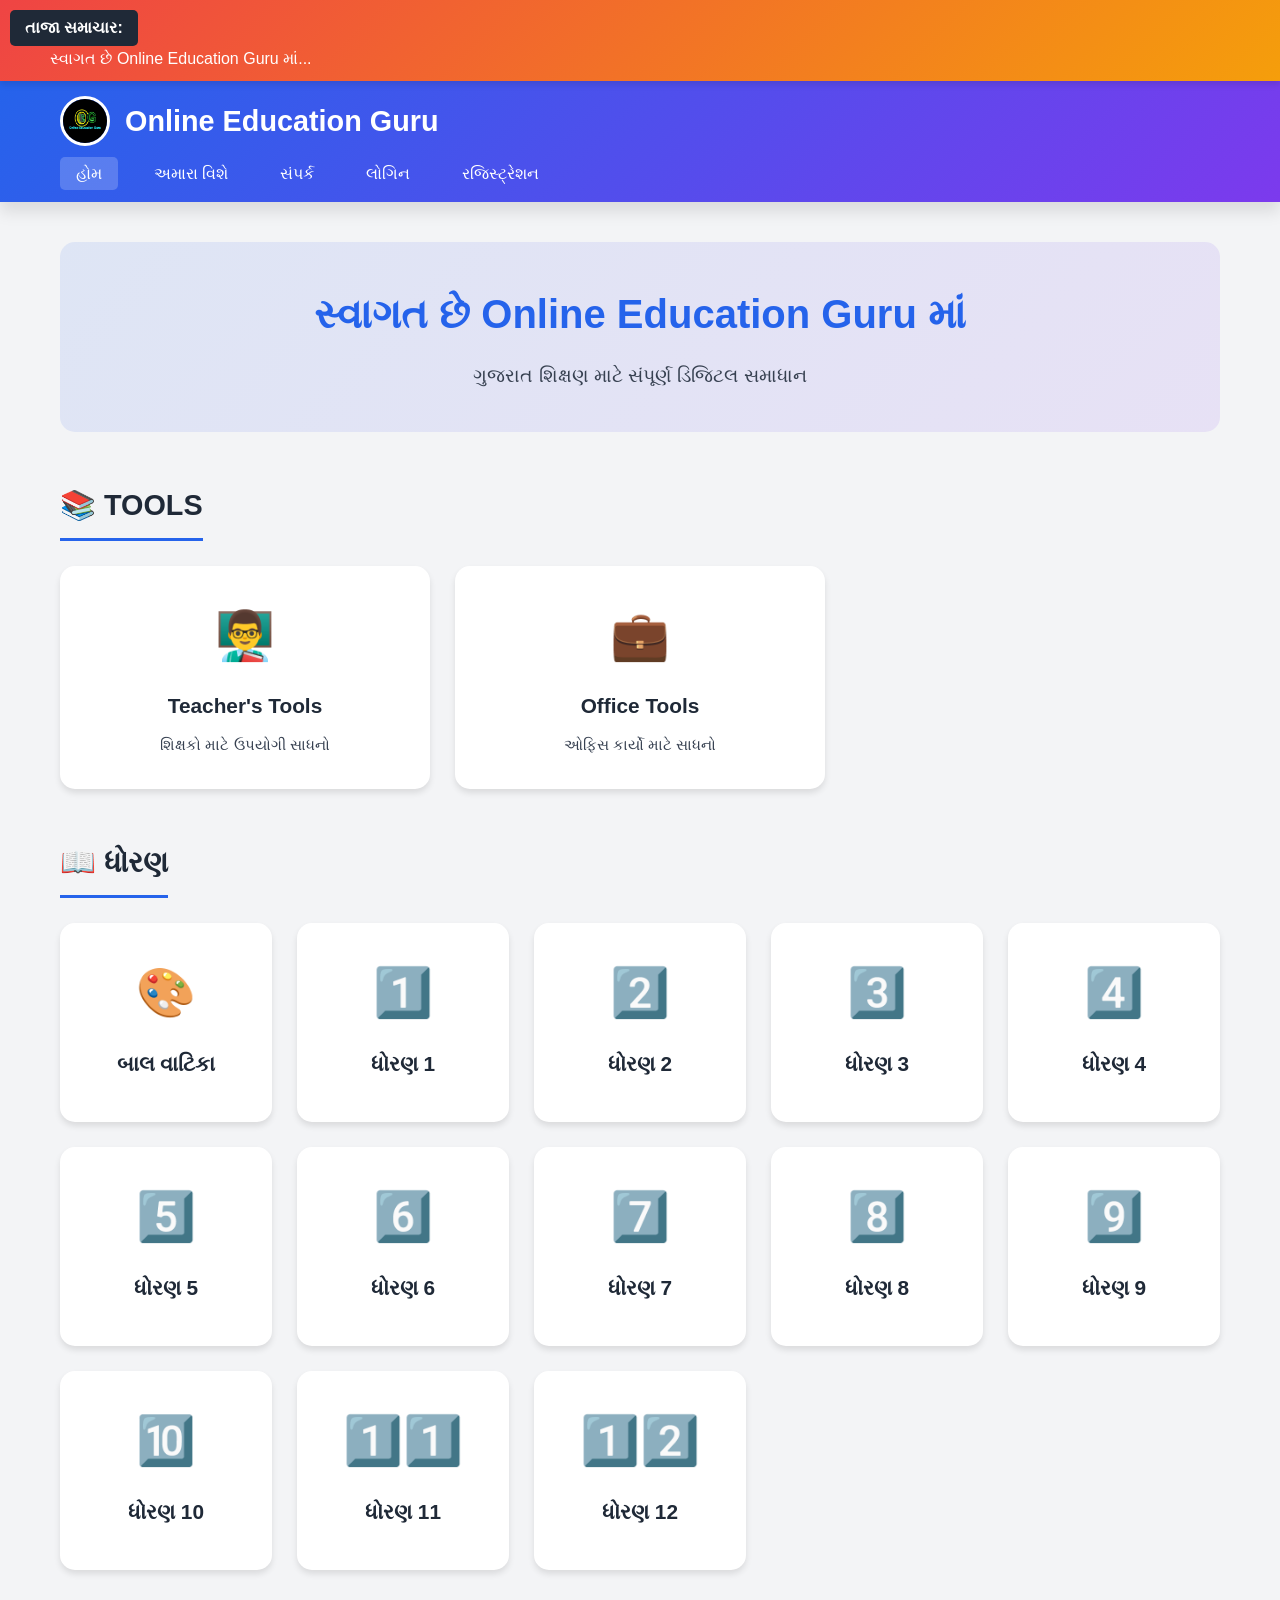
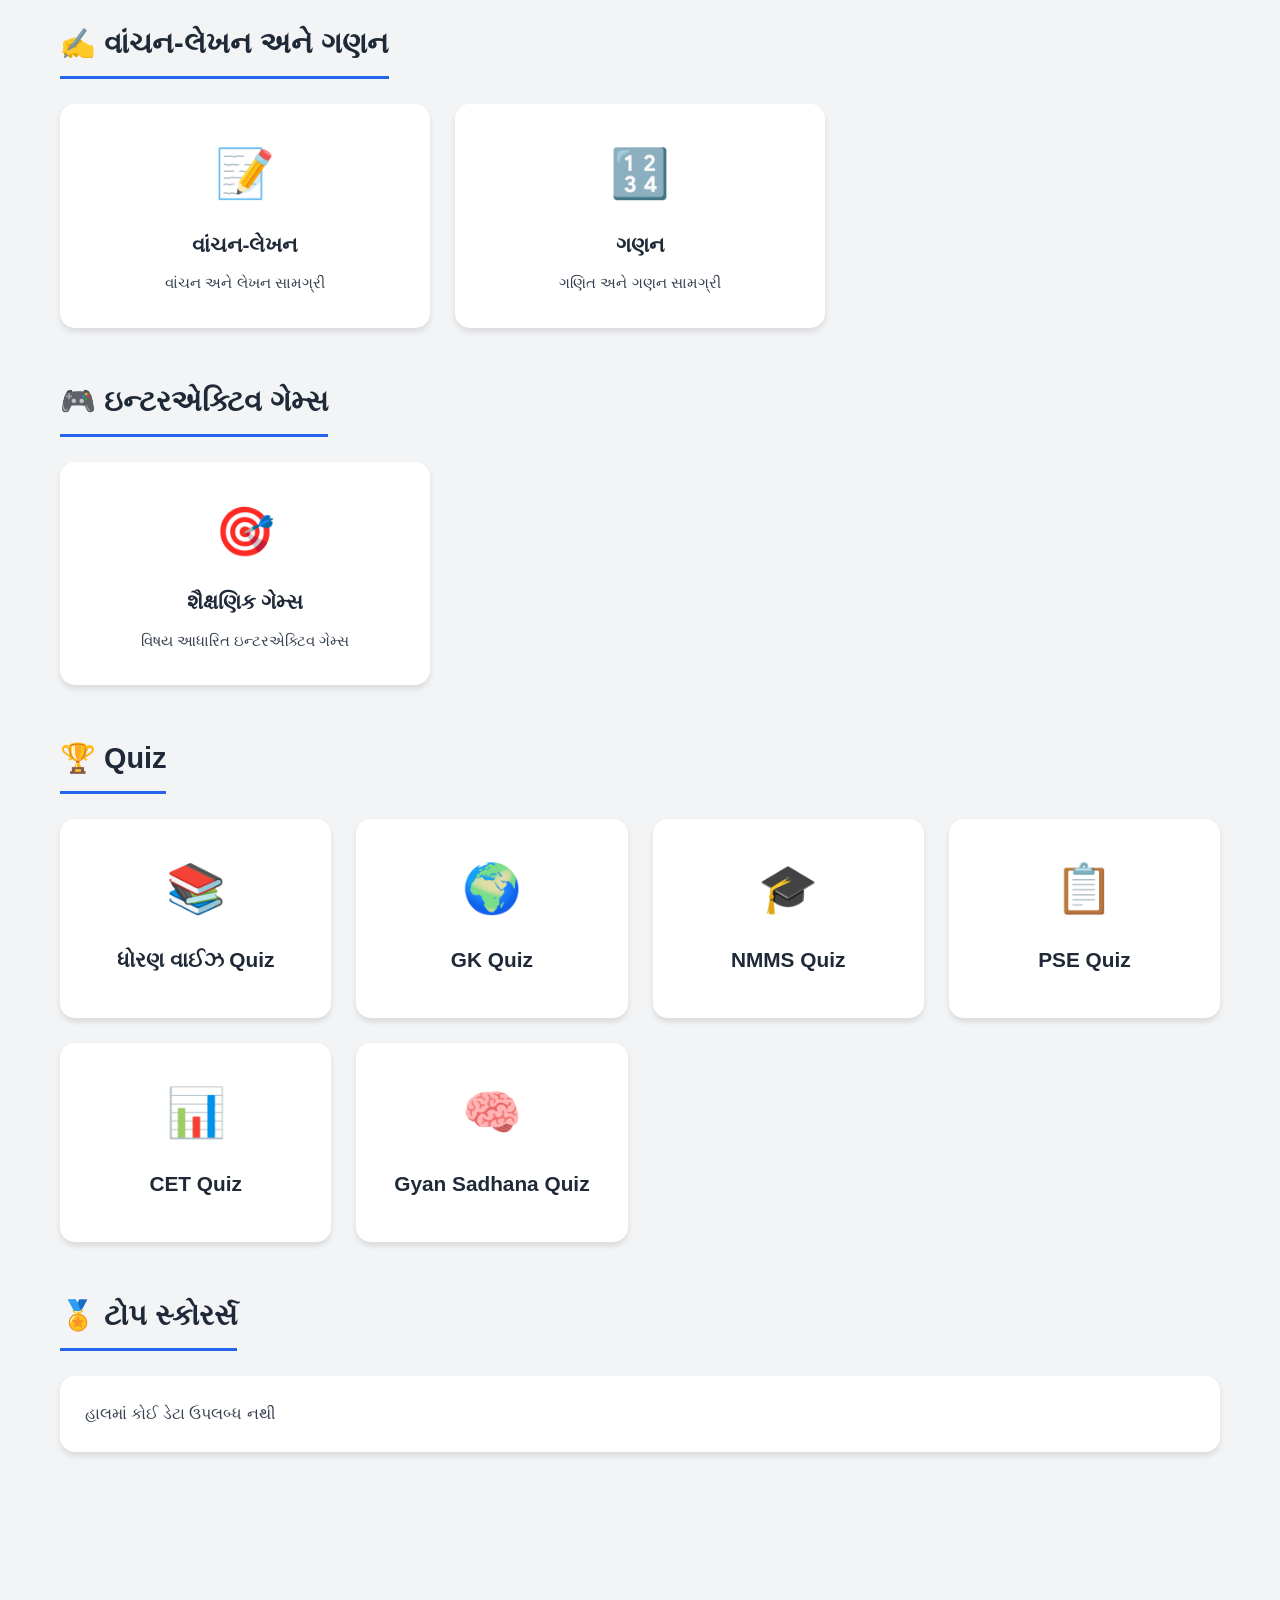
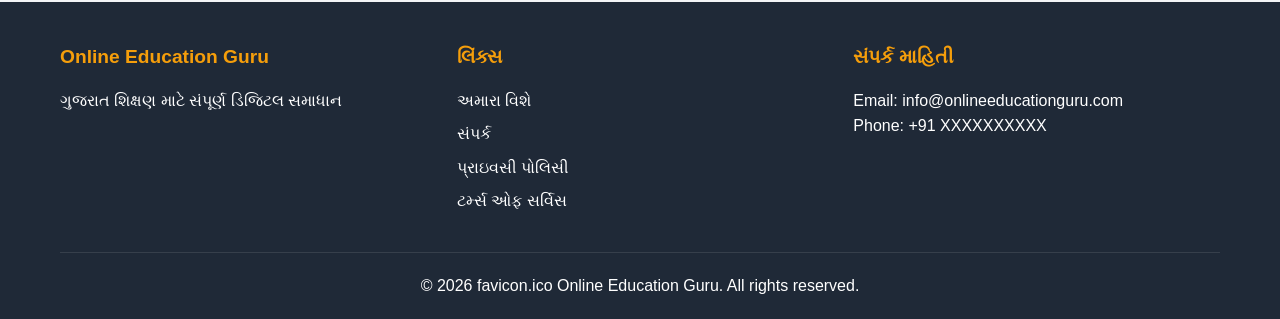
<file: index.html>
<!DOCTYPE html>
<html lang="gu">
<head>
    <meta charset="UTF-8">
    <meta name="viewport" content="width=device-width, initial-scale=1.0">
    <meta name="description" content="Online Education Guru - ગુજરાત શિક્ષણ માટે સંપૂર્ણ વેબ એપ્લિકેશન">
    <meta name="keywords" content="Gujarat Education, Online Quiz, Teacher Tools, Students Material">
    <title>Online Education Guru - ગુજરાત શિક્ષણ</title>
    <link rel="icon" type="image/x-icon" href="favicon.ico">
    <link rel="stylesheet" href="css/style.css">
    
    <!-- Google AdSense -->
    <script async src="https://pagead2.googlesyndication.com/pagead/js/adsbygoogle.js?client=ca-pub-XXXXXXXXXX"
     crossorigin="anonymous"></script>
</head>
<body>
    <!-- Breaking News Ticker -->
    <div class="news-ticker-container">
        <div class="news-ticker-label">તાજા સમાચાર:</div>
        <div class="news-ticker">
            <div class="news-ticker-content" id="newsContent">
                <span class="news-item">સ્વાગત છે Online Education Guru માં...</span>
            </div>
        </div>
    </div>

    <!-- Header -->
    <header id="mainHeader">
        <div class="container">
            <div class="logo-container">
                <img src="images/logo.png" alt="Online Education Guru Logo" class="logo" id="siteLogo">
                <h1 class="site-title">Online Education Guru</h1>
            </div>
            <nav class="main-nav">
                <button class="nav-toggle" id="navToggle">
                    <span></span>
                    <span></span>
                    <span></span>
                </button>
                <ul class="nav-menu" id="navMenu">
                    <li><a href="index.html" class="nav-link active">હોમ</a></li>
                    <li><a href="pages/about.html" class="nav-link">અમારા વિશે</a></li>
                    <li><a href="pages/contact.html" class="nav-link">સંપર્ક</a></li>
                    <li><a href="pages/login.html" class="nav-link">લોગિન</a></li>
                    <li><a href="pages/register.html" class="nav-link">રજિસ્ટ્રેશન</a></li>
                </ul>
            </nav>
        </div>
    </header>

    <!-- Main Content -->
    <main class="main-content">
        <div class="container">
            <!-- Welcome Section -->
            <section class="welcome-section">
                <h2 class="section-title animate-fade-in">સ્વાગત છે Online Education Guru માં</h2>
                <p class="section-subtitle animate-fade-in">ગુજરાત શિક્ષણ માટે સંપૂર્ણ ડિજિટલ સમાધાન</p>
            </section>

            <!-- Main Categories Grid -->
            <section class="categories-grid">
                <!-- Tools Section -->
                <div class="category-row">
                    <h3 class="row-title">📚 TOOLS</h3>
                    <div class="cards-container">
                        <div class="category-card animate-slide-up" onclick="navigateTo('pages/teachers-tools.html')">
                            <div class="card-icon">👨‍🏫</div>
                            <h4 class="card-title">Teacher's Tools</h4>
                            <p class="card-description">શિક્ષકો માટે ઉપયોગી સાધનો</p>
                        </div>
                        <div class="category-card animate-slide-up" onclick="navigateTo('pages/office-tools.html')">
                            <div class="card-icon">💼</div>
                            <h4 class="card-title">Office Tools</h4>
                            <p class="card-description">ઓફિસ કાર્યો માટે સાધનો</p>
                        </div>
                    </div>
                </div>

                <!-- Standards Section -->
                <div class="category-row">
                    <h3 class="row-title">📖 ધોરણ</h3>
                    <div class="cards-container standards-grid">
                        <div class="category-card animate-slide-up" onclick="navigateTo('pages/standard.html?std=balvatika')">
                            <div class="card-icon">🎨</div>
                            <h4 class="card-title">બાલ વાટિકા</h4>
                        </div>
                        <div class="category-card animate-slide-up" onclick="navigateTo('pages/standard.html?std=1')">
                            <div class="card-icon">1️⃣</div>
                            <h4 class="card-title">ધોરણ 1</h4>
                        </div>
                        <div class="category-card animate-slide-up" onclick="navigateTo('pages/standard.html?std=2')">
                            <div class="card-icon">2️⃣</div>
                            <h4 class="card-title">ધોરણ 2</h4>
                        </div>
                        <div class="category-card animate-slide-up" onclick="navigateTo('pages/standard.html?std=3')">
                            <div class="card-icon">3️⃣</div>
                            <h4 class="card-title">ધોરણ 3</h4>
                        </div>
                        <div class="category-card animate-slide-up" onclick="navigateTo('pages/standard.html?std=4')">
                            <div class="card-icon">4️⃣</div>
                            <h4 class="card-title">ધોરણ 4</h4>
                        </div>
                        <div class="category-card animate-slide-up" onclick="navigateTo('pages/standard.html?std=5')">
                            <div class="card-icon">5️⃣</div>
                            <h4 class="card-title">ધોરણ 5</h4>
                        </div>
                        <div class="category-card animate-slide-up" onclick="navigateTo('pages/standard.html?std=6')">
                            <div class="card-icon">6️⃣</div>
                            <h4 class="card-title">ધોરણ 6</h4>
                        </div>
                        <div class="category-card animate-slide-up" onclick="navigateTo('pages/standard.html?std=7')">
                            <div class="card-icon">7️⃣</div>
                            <h4 class="card-title">ધોરણ 7</h4>
                        </div>
                        <div class="category-card animate-slide-up" onclick="navigateTo('pages/standard.html?std=8')">
                            <div class="card-icon">8️⃣</div>
                            <h4 class="card-title">ધોરણ 8</h4>
                        </div>
                        <div class="category-card animate-slide-up" onclick="navigateTo('pages/standard.html?std=9')">
                            <div class="card-icon">9️⃣</div>
                            <h4 class="card-title">ધોરણ 9</h4>
                        </div>
                        <div class="category-card animate-slide-up" onclick="navigateTo('pages/standard.html?std=10')">
                            <div class="card-icon">🔟</div>
                            <h4 class="card-title">ધોરણ 10</h4>
                        </div>
                        <div class="category-card animate-slide-up" onclick="navigateTo('pages/standard.html?std=11')">
                            <div class="card-icon">1️⃣1️⃣</div>
                            <h4 class="card-title">ધોરણ 11</h4>
                        </div>
                        <div class="category-card animate-slide-up" onclick="navigateTo('pages/standard.html?std=12')">
                            <div class="card-icon">1️⃣2️⃣</div>
                            <h4 class="card-title">ધોરણ 12</h4>
                        </div>
                    </div>
                </div>

                <!-- Reading-Writing & Math Section -->
                <div class="category-row">
                    <h3 class="row-title">✍️ વાંચન-લેખન અને ગણન</h3>
                    <div class="cards-container">
                        <div class="category-card animate-slide-up" onclick="navigateTo('pages/reading-writing.html')">
                            <div class="card-icon">📝</div>
                            <h4 class="card-title">વાંચન-લેખન</h4>
                            <p class="card-description">વાંચન અને લેખન સામગ્રી</p>
                        </div>
                        <div class="category-card animate-slide-up" onclick="navigateTo('pages/math.html')">
                            <div class="card-icon">🔢</div>
                            <h4 class="card-title">ગણન</h4>
                            <p class="card-description">ગણિત અને ગણન સામગ્રી</p>
                        </div>
                    </div>
                </div>

                <!-- Interactive Games Section -->
                <div class="category-row">
                    <h3 class="row-title">🎮 ઇન્ટરએક્ટિવ ગેમ્સ</h3>
                    <div class="cards-container">
                        <div class="category-card animate-slide-up" onclick="navigateTo('pages/games.html')">
                            <div class="card-icon">🎯</div>
                            <h4 class="card-title">શૈક્ષણિક ગેમ્સ</h4>
                            <p class="card-description">વિષય આધારિત ઇન્ટરએક્ટિવ ગેમ્સ</p>
                        </div>
                    </div>
                </div>

                <!-- Quiz Section -->
                <div class="category-row">
                    <h3 class="row-title">🏆 Quiz</h3>
                    <div class="cards-container quiz-grid">
                        <div class="category-card animate-slide-up" onclick="navigateTo('pages/quiz-standard.html')">
                            <div class="card-icon">📚</div>
                            <h4 class="card-title">ધોરણ વાઈઝ Quiz</h4>
                        </div>
                        <div class="category-card animate-slide-up" onclick="navigateTo('pages/quiz-gk.html')">
                            <div class="card-icon">🌍</div>
                            <h4 class="card-title">GK Quiz</h4>
                        </div>
                        <div class="category-card animate-slide-up" onclick="navigateTo('pages/quiz-nmms.html')">
                            <div class="card-icon">🎓</div>
                            <h4 class="card-title">NMMS Quiz</h4>
                        </div>
                        <div class="category-card animate-slide-up" onclick="navigateTo('pages/quiz-pse.html')">
                            <div class="card-icon">📋</div>
                            <h4 class="card-title">PSE Quiz</h4>
                        </div>
                        <div class="category-card animate-slide-up" onclick="navigateTo('pages/quiz-cet.html')">
                            <div class="card-icon">📊</div>
                            <h4 class="card-title">CET Quiz</h4>
                        </div>
                        <div class="category-card animate-slide-up" onclick="navigateTo('pages/quiz-gyansadhana.html')">
                            <div class="card-icon">🧠</div>
                            <h4 class="card-title">Gyan Sadhana Quiz</h4>
                        </div>
                    </div>
                </div>

                <!-- Leaderboard Section -->
                <div class="category-row">
                    <h3 class="row-title">🏅 ટોપ સ્કોરર્સ</h3>
                    <div class="leaderboard-container" id="leaderboardContainer">
                        <div class="loading">લોડ થઈ રહ્યું છે...</div>
                    </div>
                </div>
            </section>
        </div>
    </main>

    <!-- Footer -->
    <footer id="mainFooter">
        <div class="container">
            <div class="footer-content">
                <div class="footer-section">
                    <h4>Online Education Guru</h4>
                    <p>ગુજરાત શિક્ષણ માટે સંપૂર્ણ ડિજિટલ સમાધાન</p>
                </div>
                <div class="footer-section">
                    <h4>લિંક્સ</h4>
                    <ul>
                        <li><a href="pages/about.html">અમારા વિશે</a></li>
                        <li><a href="pages/contact.html">સંપર્ક</a></li>
                        <li><a href="pages/privacy.html">પ્રાઇવસી પોલિસી</a></li>
                        <li><a href="pages/terms.html">ટર્મ્સ ઓફ સર્વિસ</a></li>
                    </ul>
                </div>
                <div class="footer-section">
                    <h4>સંપર્ક માહિતી</h4>
                    <p>Email: info@onlineeducationguru.com</p>
                    <p>Phone: +91 XXXXXXXXXX</p>
                </div>
            </div>
            <div class="footer-bottom">
                <p>&copy; 2026 favicon.ico Online Education Guru. All rights reserved.</p>
            </div>
        </div>
    </footer>

    <!-- Scripts -->
    <script src="js/config.js"></script>
    <script src="js/common.js"></script>
    <script src="js/main.js"></script>
</body>
</html>
</file>
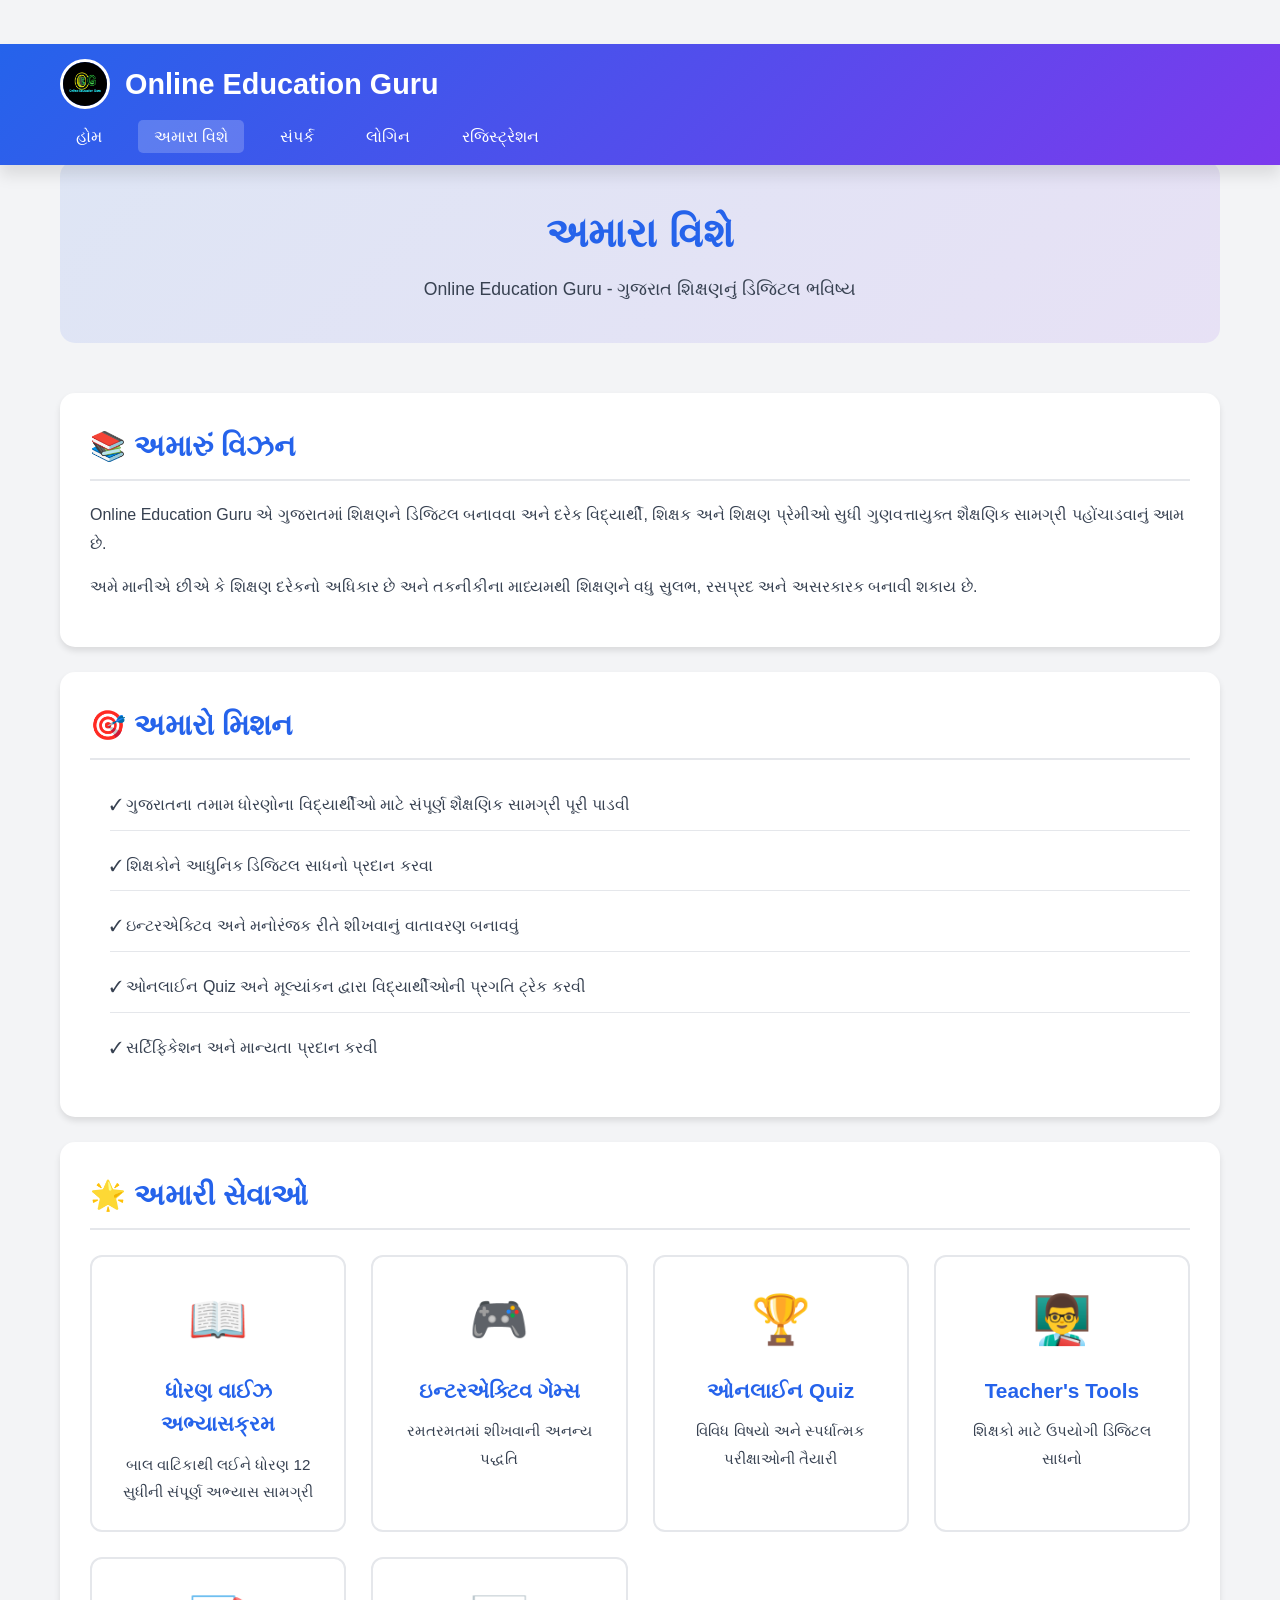
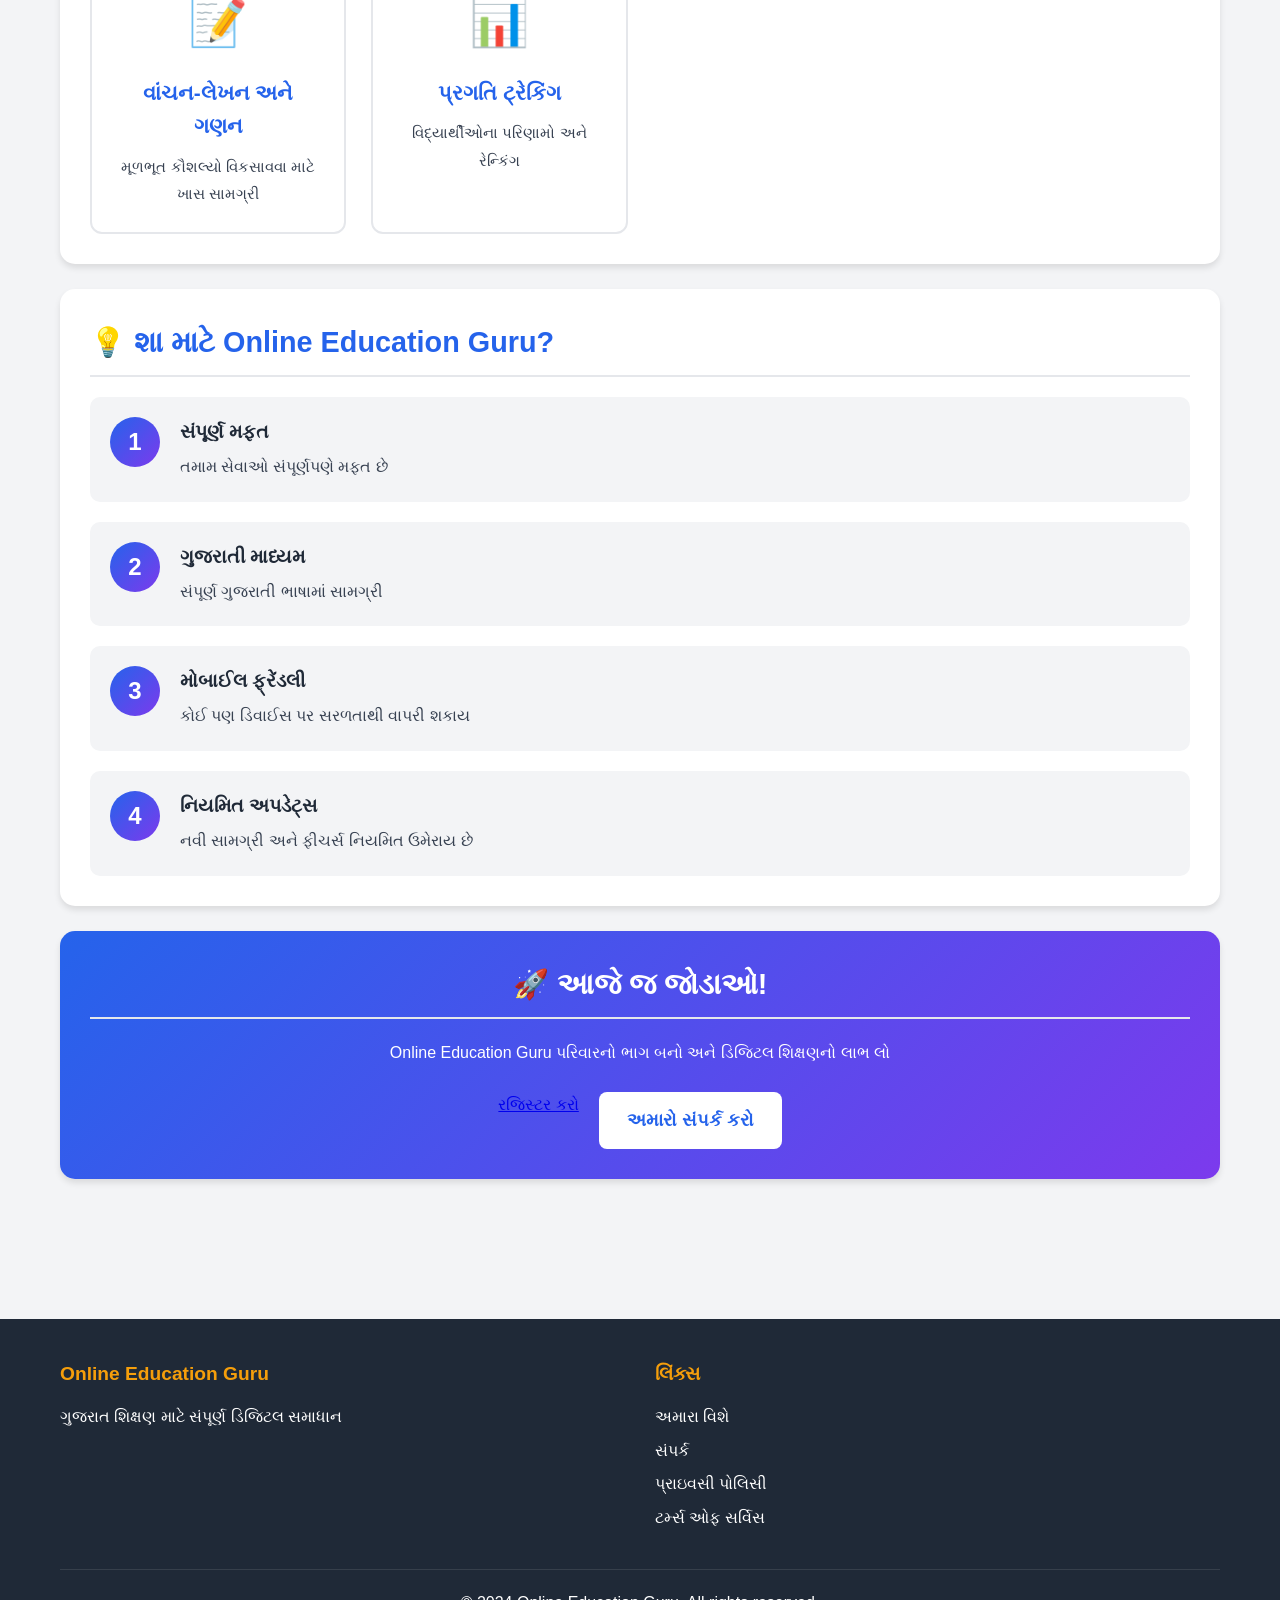
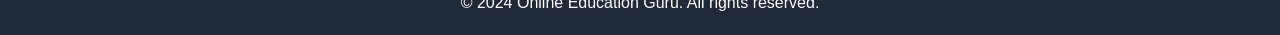
<file: pages/about.html>
<!DOCTYPE html>
<html lang="gu">
<head>
    <meta charset="UTF-8">
    <meta name="viewport" content="width=device-width, initial-scale=1.0">
    <title>અમારા વિશે - Online Education Guru</title>
    <link rel="icon" type="image/x-icon" href="../favicon.ico">
    <link rel="stylesheet" href="../css/style.css">
    <link rel="stylesheet" href="../css/pages.css">
</head>
<body>
    <!-- Header -->
    <header id="mainHeader">
        <div class="container">
            <div class="logo-container">
                <img src="../images/logo.png" alt="Online Education Guru Logo" class="logo">
                <h1 class="site-title">Online Education Guru</h1>
            </div>
            <nav class="main-nav">
                <button class="nav-toggle" id="navToggle">
                    <span></span>
                    <span></span>
                    <span></span>
                </button>
                <ul class="nav-menu" id="navMenu">
                    <li><a href="../index.html" class="nav-link">હોમ</a></li>
                    <li><a href="about.html" class="nav-link active">અમારા વિશે</a></li>
                    <li><a href="contact.html" class="nav-link">સંપર્ક</a></li>
                    <li><a href="login.html" class="nav-link">લોગિન</a></li>
                    <li><a href="register.html" class="nav-link">રજિસ્ટ્રેશન</a></li>
                </ul>
            </nav>
        </div>
    </header>

    <!-- Main Content -->
    <main class="page-content">
        <div class="container">
            <div class="page-header">
                <h1 class="page-title">અમારા વિશે</h1>
                <p class="page-subtitle">Online Education Guru - ગુજરાત શિક્ષણનું ડિજિટલ ભવિષ્ય</p>
            </div>

            <div class="content-section">
                <div class="content-card">
                    <h2>📚 અમારું વિઝન</h2>
                    <p>Online Education Guru એ ગુજરાતમાં શિક્ષણને ડિજિટલ બનાવવા અને દરેક વિદ્યાર્થી, શિક્ષક અને શિક્ષણ પ્રેમીઓ સુધી ગુણવત્તાયુક્ત શૈક્ષણિક સામગ્રી પહોંચાડવાનું આમ છે.</p>
                    <p>અમે માનીએ છીએ કે શિક્ષણ દરેકનો અધિકાર છે અને તકનીકીના માધ્યમથી શિક્ષણને વધુ સુલભ, રસપ્રદ અને અસરકારક બનાવી શકાય છે.</p>
                </div>

                <div class="content-card">
                    <h2>🎯 અમારો મિશન</h2>
                    <ul class="feature-list">
                        <li>✓ ગુજરાતના તમામ ધોરણોના વિદ્યાર્થીઓ માટે સંપૂર્ણ શૈક્ષણિક સામગ્રી પૂરી પાડવી</li>
                        <li>✓ શિક્ષકોને આધુનિક ડિજિટલ સાધનો પ્રદાન કરવા</li>
                        <li>✓ ઇન્ટરએક્ટિવ અને મનોરંજક રીતે શીખવાનું વાતાવરણ બનાવવું</li>
                        <li>✓ ઓનલાઈન Quiz અને મૂલ્યાંકન દ્વારા વિદ્યાર્થીઓની પ્રગતિ ટ્રેક કરવી</li>
                        <li>✓ સર્ટિફિકેશન અને માન્યતા પ્રદાન કરવી</li>
                    </ul>
                </div>

                <div class="content-card">
                    <h2>🌟 અમારી સેવાઓ</h2>
                    <div class="services-grid">
                        <div class="service-item">
                            <div class="service-icon">📖</div>
                            <h3>ધોરણ વાઈઝ અભ્યાસક્રમ</h3>
                            <p>બાલ વાટિકાથી લઈને ધોરણ 12 સુધીની સંપૂર્ણ અભ્યાસ સામગ્રી</p>
                        </div>
                        <div class="service-item">
                            <div class="service-icon">🎮</div>
                            <h3>ઇન્ટરએક્ટિવ ગેમ્સ</h3>
                            <p>રમતરમતમાં શીખવાની અનન્ય પદ્ધતિ</p>
                        </div>
                        <div class="service-item">
                            <div class="service-icon">🏆</div>
                            <h3>ઓનલાઈન Quiz</h3>
                            <p>વિવિધ વિષયો અને સ્પર્ધાત્મક પરીક્ષાઓની તૈયારી</p>
                        </div>
                        <div class="service-item">
                            <div class="service-icon">👨‍🏫</div>
                            <h3>Teacher's Tools</h3>
                            <p>શિક્ષકો માટે ઉપયોગી ડિજિટલ સાધનો</p>
                        </div>
                        <div class="service-item">
                            <div class="service-icon">📝</div>
                            <h3>વાંચન-લેખન અને ગણન</h3>
                            <p>મૂળભૂત કૌશલ્યો વિકસાવવા માટે ખાસ સામગ્રી</p>
                        </div>
                        <div class="service-item">
                            <div class="service-icon">📊</div>
                            <h3>પ્રગતિ ટ્રેકિંગ</h3>
                            <p>વિદ્યાર્થીઓના પરિણામો અને રેન્કિંગ</p>
                        </div>
                    </div>
                </div>

                <div class="content-card">
                    <h2>💡 શા માટે Online Education Guru?</h2>
                    <div class="benefits-list">
                        <div class="benefit-item">
                            <span class="benefit-number">1</span>
                            <div class="benefit-content">
                                <h3>સંપૂર્ણ મફત</h3>
                                <p>તમામ સેવાઓ સંપૂર્ણપણે મફત છે</p>
                            </div>
                        </div>
                        <div class="benefit-item">
                            <span class="benefit-number">2</span>
                            <div class="benefit-content">
                                <h3>ગુજરાતી માધ્યમ</h3>
                                <p>સંપૂર્ણ ગુજરાતી ભાષામાં સામગ્રી</p>
                            </div>
                        </div>
                        <div class="benefit-item">
                            <span class="benefit-number">3</span>
                            <div class="benefit-content">
                                <h3>મોબાઈલ ફ્રેંડલી</h3>
                                <p>કોઈ પણ ડિવાઈસ પર સરળતાથી વાપરી શકાય</p>
                            </div>
                        </div>
                        <div class="benefit-item">
                            <span class="benefit-number">4</span>
                            <div class="benefit-content">
                                <h3>નિયમિત અપડેટ્સ</h3>
                                <p>નવી સામગ્રી અને ફીચર્સ નિયમિત ઉમેરાય છે</p>
                            </div>
                        </div>
                    </div>
                </div>

                <div class="content-card cta-section">
                    <h2>🚀 આજે જ જોડાઓ!</h2>
                    <p>Online Education Guru પરિવારનો ભાગ બનો અને ડિજિટલ શિક્ષણનો લાભ લો</p>
                    <div class="cta-buttons">
                        <a href="register.html" class="btn-primary">રજિસ્ટર કરો</a>
                        <a href="contact.html" class="btn-secondary">અમારો સંપર્ક કરો</a>
                    </div>
                </div>
            </div>
        </div>
    </main>

    <!-- Footer -->
    <footer id="mainFooter">
        <div class="container">
            <div class="footer-content">
                <div class="footer-section">
                    <h4>Online Education Guru</h4>
                    <p>ગુજરાત શિક્ષણ માટે સંપૂર્ણ ડિજિટલ સમાધાન</p>
                </div>
                <div class="footer-section">
                    <h4>લિંક્સ</h4>
                    <ul>
                        <li><a href="about.html">અમારા વિશે</a></li>
                        <li><a href="contact.html">સંપર્ક</a></li>
                        <li><a href="privacy.html">પ્રાઇવસી પોલિસી</a></li>
                        <li><a href="terms.html">ટર્મ્સ ઓફ સર્વિસ</a></li>
                    </ul>
                </div>
            </div>
            <div class="footer-bottom">
                <p>&copy; 2024 Online Education Guru. All rights reserved.</p>
            </div>
        </div>
    </footer>

    <!-- Scripts -->
    <script src="../js/config.js"></script>
    <script src="../js/common.js"></script>
</body>
</html>
</file>
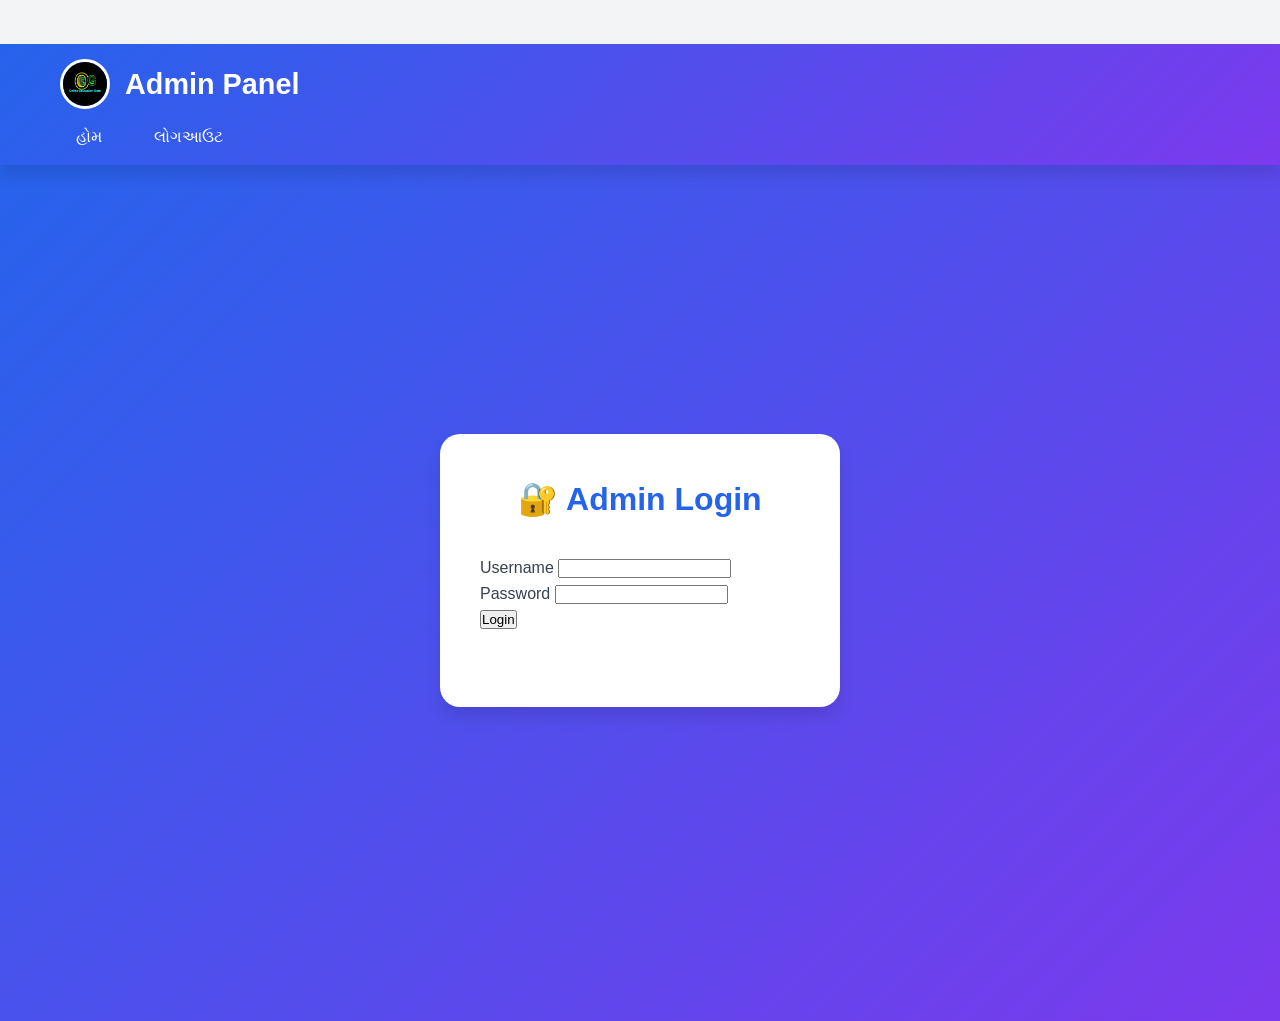
<file: pages/admin-panel.html>
<!DOCTYPE html>
<html lang="gu">
<head>
    <meta charset="UTF-8">
    <meta name="viewport" content="width=device-width, initial-scale=1.0">
    <title>Admin Panel - Online Education Guru</title>
    <link rel="icon" type="image/x-icon" href="../favicon.ico">
    <link rel="stylesheet" href="../css/style.css">
    <link rel="stylesheet" href="../css/admin.css">
</head>
<body>
    <!-- Header -->
    <header id="mainHeader">
        <div class="container">
            <div class="logo-container">
                <img src="../images/logo.png" alt="Logo" class="logo">
                <h1 class="site-title">Admin Panel</h1>
            </div>
            <nav class="main-nav">
                <ul class="nav-menu">
                    <li><a href="../index.html" class="nav-link">હોમ</a></li>
                    <li><a href="#" class="nav-link" onclick="logout()">લોગઆઉટ</a></li>
                </ul>
            </nav>
        </div>
    </header>

    <!-- Login Section -->
    <div id="loginSection" class="admin-login">
        <div class="login-card">
            <h2>🔐 Admin Login</h2>
            <form id="adminLoginForm">
                <div class="form-group">
                    <label>Username</label>
                    <input type="text" id="adminUsername" class="form-input" required>
                </div>
                <div class="form-group">
                    <label>Password</label>
                    <input type="password" id="adminPassword" class="form-input" required>
                </div>
                <button type="submit" class="btn-primary btn-block">Login</button>
            </form>
            <div id="loginMessage"></div>
        </div>
    </div>

    <!-- Admin Dashboard -->
    <main id="adminDashboard" style="display: none;">
        <div class="container">
            <div class="admin-tabs">
                <button class="tab-btn active" onclick="showTab('news')">Breaking News</button>
                <button class="tab-btn" onclick="showTab('tools')">Tools Upload</button>
                <button class="tab-btn" onclick="showTab('materials')">Materials</button>
                <button class="tab-btn" onclick="showTab('games')">Games Upload</button>
                <button class="tab-btn" onclick="showTab('settings')">Settings</button>
            </div>

            <!-- News Tab -->
            <div id="newsTab" class="tab-content active">
                <h2>Breaking News Management</h2>
                <div class="admin-card">
                    <h3>Add New News</h3>
                    <form id="newsForm">
                        <div class="form-group">
                            <label>News Title *</label>
                            <input type="text" id="newsTitle" class="form-input" required>
                        </div>
                        <div class="form-group">
                            <label>Link (Optional)</label>
                            <input type="url" id="newsLink" class="form-input">
                        </div>
                        <button type="submit" class="btn-primary">Add News</button>
                    </form>
                </div>
                <div class="admin-card">
                    <h3>Active News</h3>
                    <div id="newsList">Loading...</div>
                </div>
            </div>

            <!-- Tools Tab -->
            <div id="toolsTab" class="tab-content">
                <h2>Upload Tools (HTML Files)</h2>
                <div class="admin-card">
                    <h3>Upload Tool</h3>
                    <form id="toolUploadForm">
                        <div class="form-group">
                            <label>Tool Type *</label>
                            <select id="toolType" class="form-input" required>
                                <option value="teacher">Teacher's Tools</option>
                                <option value="office">Office Tools</option>
                            </select>
                        </div>
                        <div class="form-group">
                            <label>Tool Name *</label>
                            <input type="text" id="toolName" class="form-input" required>
                        </div>
                        <div class="form-group">
                            <label>HTML File *</label>
                            <input type="file" id="toolFile" class="form-input" accept=".html" required>
                        </div>
                        <button type="submit" class="btn-primary">Upload Tool</button>
                    </form>
                    <div class="upload-note">
                        <strong>Note:</strong> HTML file will be uploaded to tools/{type}/ folder
                    </div>
                </div>
            </div>

            <!-- Materials Tab -->
            <div id="materialsTab" class="tab-content">
                <h2>Add Study Materials</h2>
                <div class="admin-card">
                    <h3>Add Material</h3>
                    <form id="materialForm">
                        <div class="form-group">
                            <label>Standard *</label>
                            <select id="materialStandard" class="form-input" required>
                                <option value="">Select</option>
                                <option value="balvatika">બાલ વાટિકા</option>
                                <option value="1">ધોરણ 1</option>
                                <option value="2">ધોરણ 2</option>
                                <option value="3">ધોરણ 3</option>
                                <option value="4">ધોરણ 4</option>
                                <option value="5">ધોરણ 5</option>
                                <option value="6">ધોરણ 6</option>
                                <option value="7">ધોરણ 7</option>
                                <option value="8">ધોરણ 8</option>
                                <option value="9">ધોરણ 9</option>
                                <option value="10">ધોરણ 10</option>
                                <option value="11">ધોરણ 11</option>
                                <option value="12">ધોરણ 12</option>
                            </select>
                        </div>
                        <div class="form-group">
                            <label>Material Type *</label>
                            <select id="materialType" class="form-input" required>
                                <option value="textbook">પાઠ્યપુસ્તક</option>
                                <option value="workbook">સ્વાધ્યાયપોથી</option>
                                <option value="testpaper">ટેસ્ટ પેપર</option>
                                <option value="solution">સોલ્યુશન</option>
                                <option value="notes">નોંધ</option>
                                <option value="other">અન્ય</option>
                            </select>
                        </div>
                        <div class="form-group">
                            <label>Subject *</label>
                            <input type="text" id="materialSubject" class="form-input" required>
                        </div>
                        <div class="form-group">
                            <label>Title *</label>
                            <input type="text" id="materialTitle" class="form-input" required>
                        </div>
                        <div class="form-group">
                            <label>Google Drive Link *</label>
                            <input type="url" id="materialLink" class="form-input" 
                                   placeholder="https://drive.google.com/..." required>
                        </div>
                        <button type="submit" class="btn-primary">Add Material</button>
                    </form>
                </div>
            </div>

            <!-- Games Tab -->
            <div id="gamesTab" class="tab-content">
                <h2>Upload Games (HTML Files)</h2>
                <div class="admin-card">
                    <h3>Upload Game</h3>
                    <form id="gameUploadForm">
                        <div class="form-group">
                            <label>Subject *</label>
                            <input type="text" id="gameSubject" class="form-input" 
                                   placeholder="ગુજરાતી, અંગ્રેજી, ગણિત..." required>
                        </div>
                        <div class="form-group">
                            <label>Game Title *</label>
                            <input type="text" id="gameTitle" class="form-input" required>
                        </div>
                        <div class="form-group">
                            <label>HTML File *</label>
                            <input type="file" id="gameFile" class="form-input" accept=".html" required>
                        </div>
                        <button type="submit" class="btn-primary">Upload Game</button>
                    </form>
                    <div class="upload-note">
                        <strong>Note:</strong> Game will be categorized by subject automatically
                    </div>
                </div>
            </div>

            <!-- Settings Tab -->
            <div id="settingsTab" class="tab-content">
                <h2>Website Settings</h2>
                <div class="admin-card">
                    <h3>Logo & Branding</h3>
                    <form id="settingsForm">
                        <div class="form-group">
                            <label>Site Logo URL</label>
                            <input type="url" id="logoUrl" class="form-input">
                        </div>
                        <div class="form-group">
                            <label>Favicon URL</label>
                            <input type="url" id="faviconUrl" class="form-input">
                        </div>
                        <div class="form-group">
                            <label>Site Title</label>
                            <input type="text" id="siteTitle" class="form-input" 
                                   value="Online Education Guru">
                        </div>
                        <button type="submit" class="btn-primary">Save Settings</button>
                    </form>
                </div>

                <div class="admin-card">
                    <h3>Google Sheets Configuration</h3>
                    <div class="config-info">
                        <p><strong>Spreadsheet ID:</strong> <code id="spreadsheetId">Configure in code.gs</code></p>
                        <p><strong>Web App URL:</strong> <code id="webAppUrl">Deploy from Google Apps Script</code></p>
                    </div>
                    <a href="https://script.google.com" target="_blank" class="btn-secondary">
                        Open Google Apps Script
                    </a>
                </div>
            </div>
        </div>
    </main>

    <script src="../js/config.js"></script>
    <script src="../js/common.js"></script>
    <script src="../js/admin.js"></script>
</body>
</html>
</file>
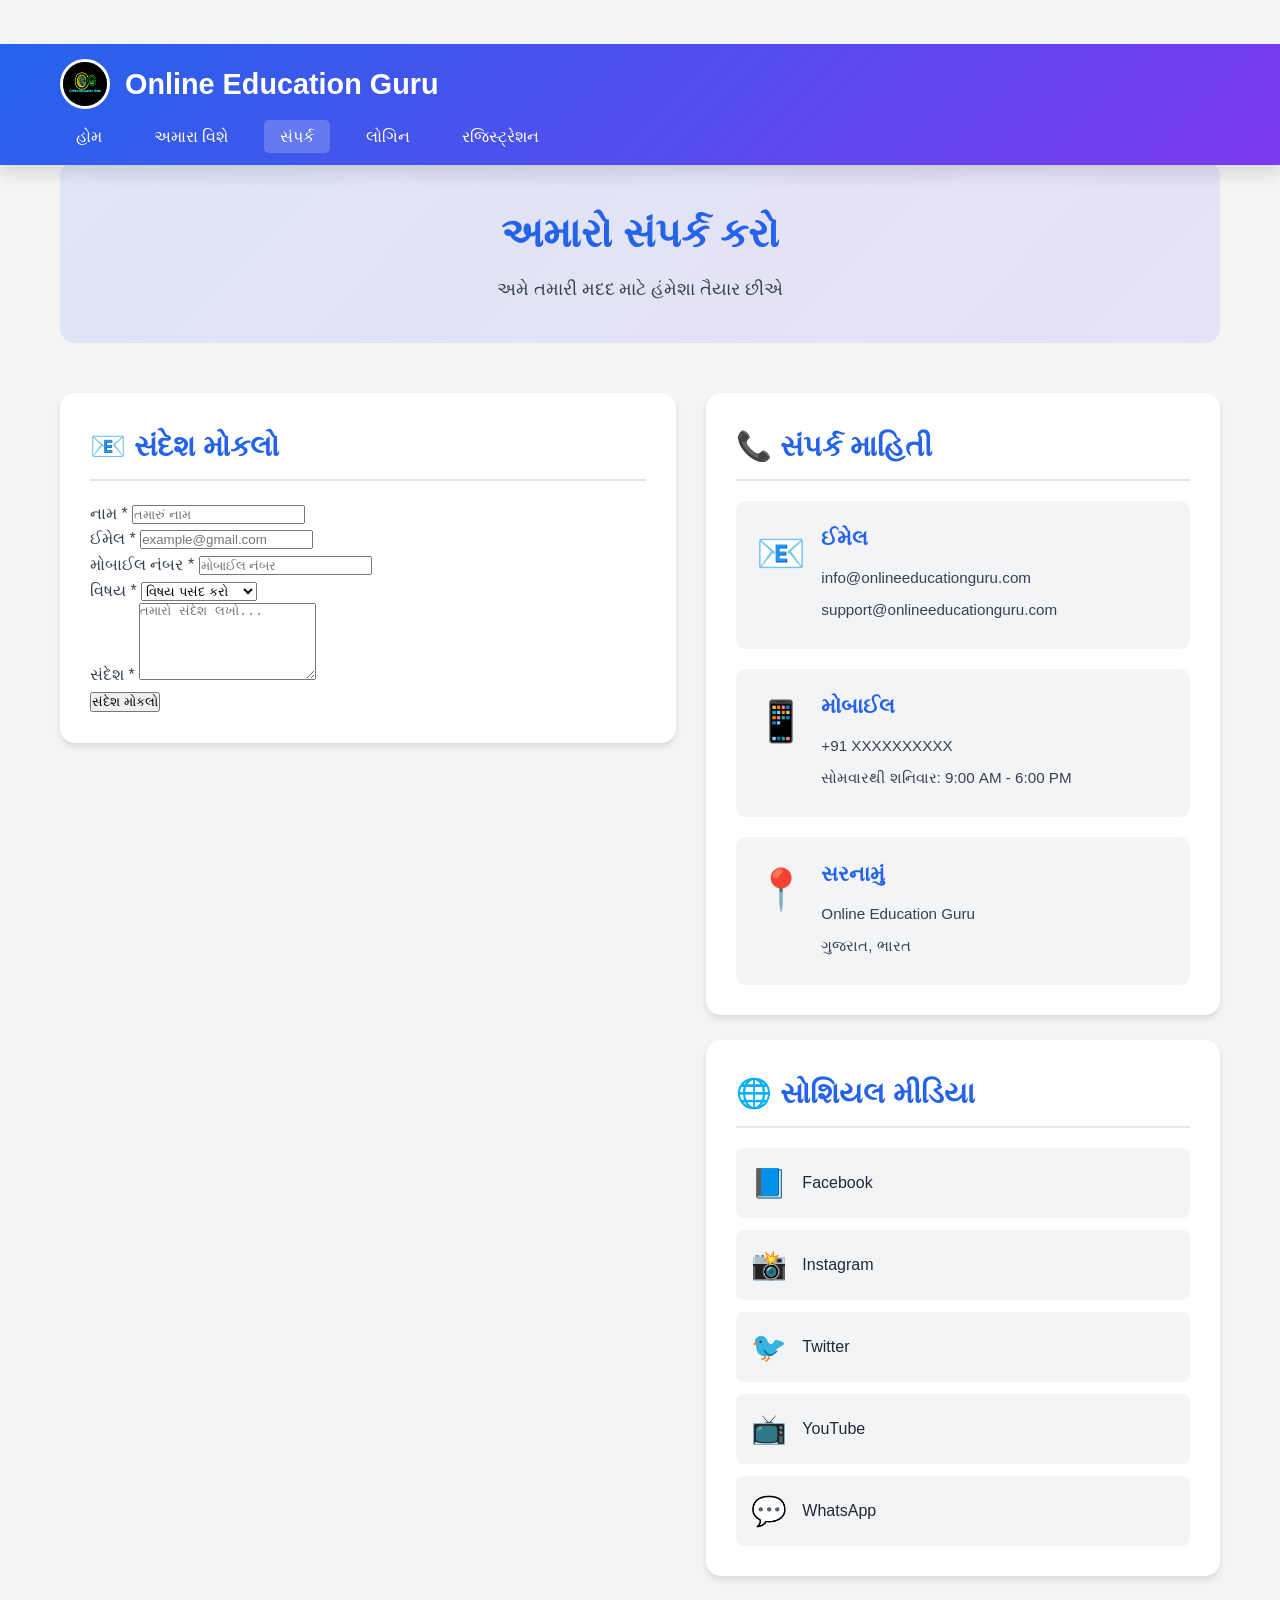
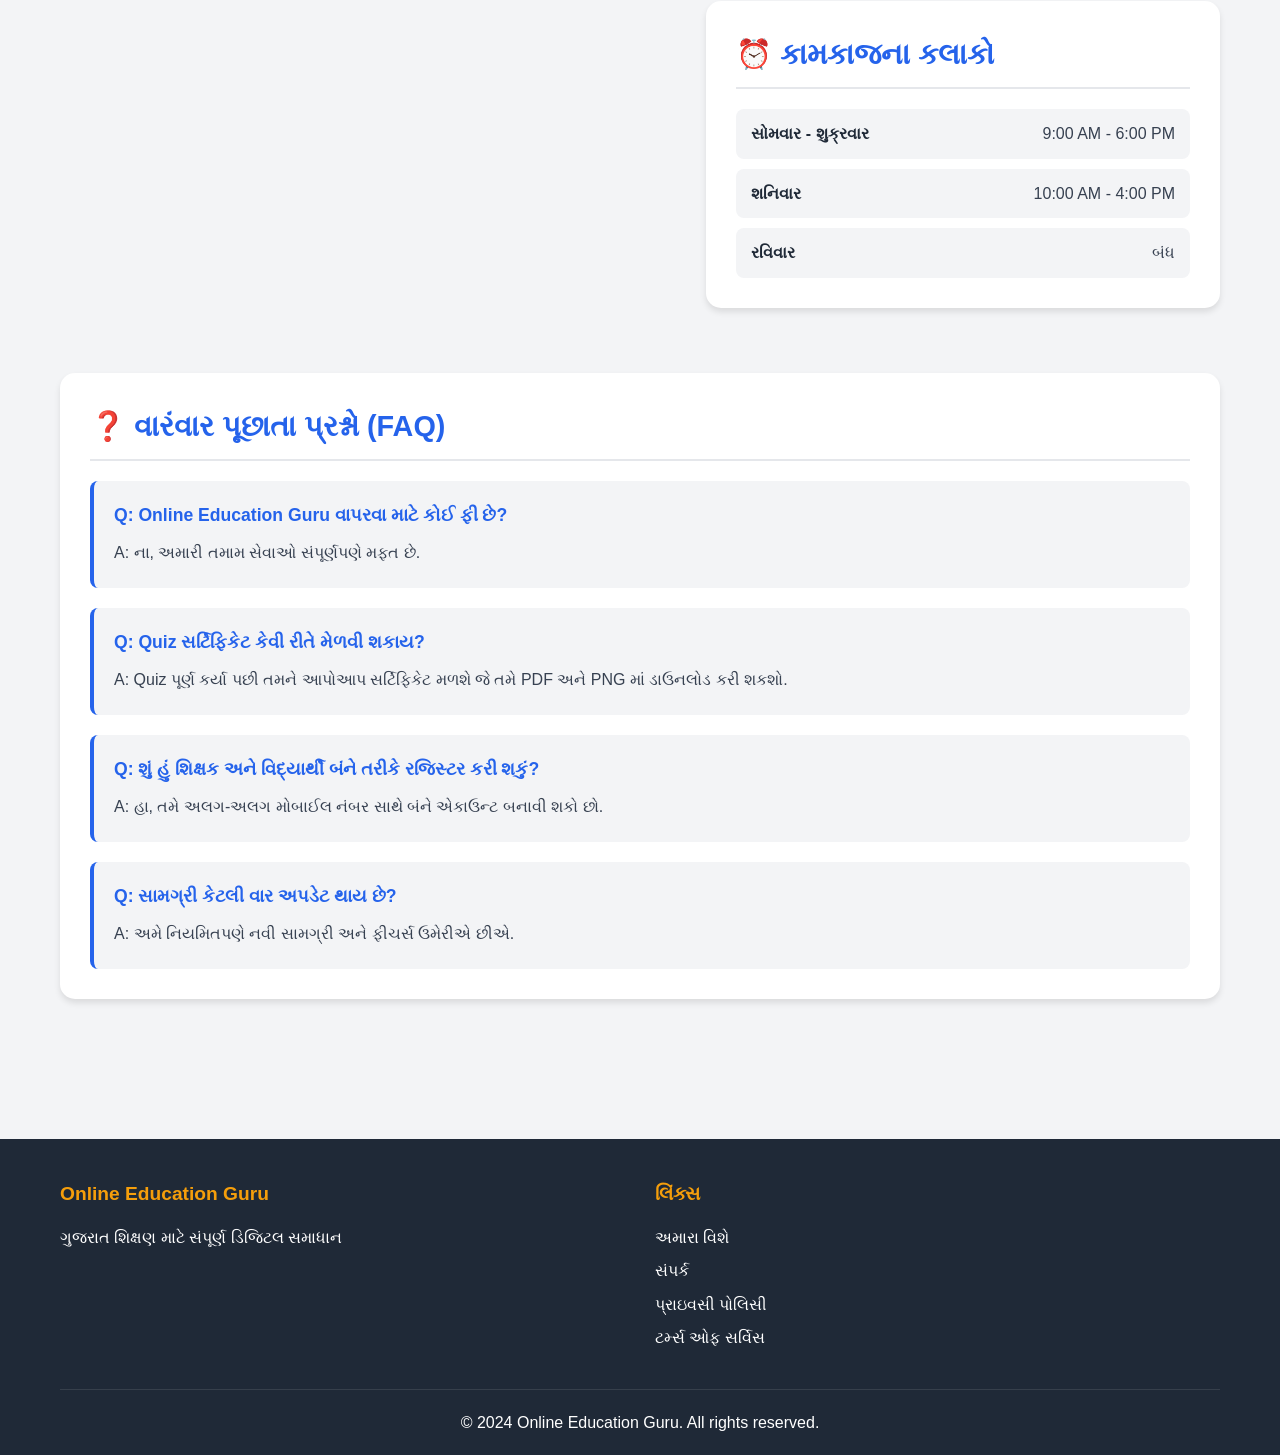
<file: pages/contact.html>
<!DOCTYPE html>
<html lang="gu">
<head>
    <meta charset="UTF-8">
    <meta name="viewport" content="width=device-width, initial-scale=1.0">
    <title>સંપર્ક - Online Education Guru</title>
    <link rel="icon" type="image/x-icon" href="../favicon.ico">
    <link rel="stylesheet" href="../css/style.css">
    <link rel="stylesheet" href="../css/pages.css">
</head>
<body>
    <!-- Header -->
    <header id="mainHeader">
        <div class="container">
            <div class="logo-container">
                <img src="../images/logo.png" alt="Online Education Guru Logo" class="logo">
                <h1 class="site-title">Online Education Guru</h1>
            </div>
            <nav class="main-nav">
                <button class="nav-toggle" id="navToggle">
                    <span></span>
                    <span></span>
                    <span></span>
                </button>
                <ul class="nav-menu" id="navMenu">
                    <li><a href="../index.html" class="nav-link">હોમ</a></li>
                    <li><a href="about.html" class="nav-link">અમારા વિશે</a></li>
                    <li><a href="contact.html" class="nav-link active">સંપર્ક</a></li>
                    <li><a href="login.html" class="nav-link">લોગિન</a></li>
                    <li><a href="register.html" class="nav-link">રજિસ્ટ્રેશન</a></li>
                </ul>
            </nav>
        </div>
    </header>

    <!-- Main Content -->
    <main class="page-content">
        <div class="container">
            <div class="page-header">
                <h1 class="page-title">અમારો સંપર્ક કરો</h1>
                <p class="page-subtitle">અમે તમારી મદદ માટે હંમેશા તૈયાર છીએ</p>
            </div>

            <div class="contact-container">
                <!-- Contact Form -->
                <div class="contact-form-section">
                    <div class="content-card">
                        <h2>📧 સંદેશ મોકલો</h2>
                        <form id="contactForm" class="contact-form">
                            <div class="form-group">
                                <label for="name">નામ *</label>
                                <input type="text" id="name" name="name" class="form-input" 
                                       placeholder="તમારું નામ" required>
                            </div>

                            <div class="form-group">
                                <label for="email">ઈમેલ *</label>
                                <input type="email" id="email" name="email" class="form-input" 
                                       placeholder="example@gmail.com" required>
                            </div>

                            <div class="form-group">
                                <label for="mobile">મોબાઈલ નંબર *</label>
                                <input type="tel" id="mobile" name="mobile" class="form-input" 
                                       placeholder="મોબાઈલ નંબર" maxlength="10" required>
                            </div>

                            <div class="form-group">
                                <label for="subject">વિષય *</label>
                                <select id="subject" name="subject" class="form-input" required>
                                    <option value="">વિષય પસંદ કરો</option>
                                    <option value="general">સામાન્ય પૂછપરછ</option>
                                    <option value="technical">ટેક્નિકલ સમસ્યા</option>
                                    <option value="content">સામગ્રી સંબંધિત</option>
                                    <option value="suggestion">સૂચન</option>
                                    <option value="complaint">ફરિયાદ</option>
                                    <option value="other">અન્ય</option>
                                </select>
                            </div>

                            <div class="form-group">
                                <label for="message">સંદેશ *</label>
                                <textarea id="message" name="message" class="form-input" 
                                          placeholder="તમારો સંદેશ લખો..." rows="5" required></textarea>
                            </div>

                            <div class="form-group">
                                <button type="submit" class="btn-primary btn-block">
                                    <span class="btn-text">સંદેશ મોકલો</span>
                                    <span class="btn-loader" style="display: none;">⏳</span>
                                </button>
                            </div>
                        </form>
                        <div id="formMessage"></div>
                    </div>
                </div>

                <!-- Contact Information -->
                <div class="contact-info-section">
                    <div class="content-card">
                        <h2>📞 સંપર્ક માહિતી</h2>
                        <div class="contact-info-list">
                            <div class="contact-info-item">
                                <div class="contact-icon">📧</div>
                                <div class="contact-details">
                                    <h3>ઈમેલ</h3>
                                    <p>info@onlineeducationguru.com</p>
                                    <p>support@onlineeducationguru.com</p>
                                </div>
                            </div>

                            <div class="contact-info-item">
                                <div class="contact-icon">📱</div>
                                <div class="contact-details">
                                    <h3>મોબાઈલ</h3>
                                    <p>+91 XXXXXXXXXX</p>
                                    <p>સોમવારથી શનિવાર: 9:00 AM - 6:00 PM</p>
                                </div>
                            </div>

                            <div class="contact-info-item">
                                <div class="contact-icon">📍</div>
                                <div class="contact-details">
                                    <h3>સરનામું</h3>
                                    <p>Online Education Guru</p>
                                    <p>ગુજરાત, ભારત</p>
                                </div>
                            </div>
                        </div>
                    </div>

                    <div class="content-card">
                        <h2>🌐 સોશિયલ મીડિયા</h2>
                        <div class="social-links">
                            <a href="#" class="social-link">
                                <span class="social-icon">📘</span>
                                <span>Facebook</span>
                            </a>
                            <a href="#" class="social-link">
                                <span class="social-icon">📸</span>
                                <span>Instagram</span>
                            </a>
                            <a href="#" class="social-link">
                                <span class="social-icon">🐦</span>
                                <span>Twitter</span>
                            </a>
                            <a href="#" class="social-link">
                                <span class="social-icon">📺</span>
                                <span>YouTube</span>
                            </a>
                            <a href="#" class="social-link">
                                <span class="social-icon">💬</span>
                                <span>WhatsApp</span>
                            </a>
                        </div>
                    </div>

                    <div class="content-card">
                        <h2>⏰ કામકાજના કલાકો</h2>
                        <div class="hours-list">
                            <div class="hours-item">
                                <span>સોમવાર - શુક્રવાર</span>
                                <span>9:00 AM - 6:00 PM</span>
                            </div>
                            <div class="hours-item">
                                <span>શનિવાર</span>
                                <span>10:00 AM - 4:00 PM</span>
                            </div>
                            <div class="hours-item">
                                <span>રવિવાર</span>
                                <span>બંધ</span>
                            </div>
                        </div>
                    </div>
                </div>
            </div>

            <!-- FAQ Section -->
            <div class="content-section">
                <div class="content-card">
                    <h2>❓ વારંવાર પૂછાતા પ્રશ્નો (FAQ)</h2>
                    <div class="faq-list">
                        <div class="faq-item">
                            <h3>Q: Online Education Guru વાપરવા માટે કોઈ ફી છે?</h3>
                            <p>A: ના, અમારી તમામ સેવાઓ સંપૂર્ણપણે મફત છે.</p>
                        </div>
                        <div class="faq-item">
                            <h3>Q: Quiz સર્ટિફિકેટ કેવી રીતે મેળવી શકાય?</h3>
                            <p>A: Quiz પૂર્ણ કર્યા પછી તમને આપોઆપ સર્ટિફિકેટ મળશે જે તમે PDF અને PNG માં ડાઉનલોડ કરી શકશો.</p>
                        </div>
                        <div class="faq-item">
                            <h3>Q: શું હું શિક્ષક અને વિદ્યાર્થી બંને તરીકે રજિસ્ટર કરી શકું?</h3>
                            <p>A: હા, તમે અલગ-અલગ મોબાઈલ નંબર સાથે બંને એકાઉન્ટ બનાવી શકો છો.</p>
                        </div>
                        <div class="faq-item">
                            <h3>Q: સામગ્રી કેટલી વાર અપડેટ થાય છે?</h3>
                            <p>A: અમે નિયમિતપણે નવી સામગ્રી અને ફીચર્સ ઉમેરીએ છીએ.</p>
                        </div>
                    </div>
                </div>
            </div>
        </div>
    </main>

    <!-- Footer -->
    <footer id="mainFooter">
        <div class="container">
            <div class="footer-content">
                <div class="footer-section">
                    <h4>Online Education Guru</h4>
                    <p>ગુજરાત શિક્ષણ માટે સંપૂર્ણ ડિજિટલ સમાધાન</p>
                </div>
                <div class="footer-section">
                    <h4>લિંક્સ</h4>
                    <ul>
                        <li><a href="about.html">અમારા વિશે</a></li>
                        <li><a href="contact.html">સંપર્ક</a></li>
                        <li><a href="privacy.html">પ્રાઇવસી પોલિસી</a></li>
                        <li><a href="terms.html">ટર્મ્સ ઓફ સર્વિસ</a></li>
                    </ul>
                </div>
            </div>
            <div class="footer-bottom">
                <p>&copy; 2024 Online Education Guru. All rights reserved.</p>
            </div>
        </div>
    </footer>

    <!-- Scripts -->
    <script src="../js/config.js"></script>
    <script src="../js/common.js"></script>
    <script>
        // Contact Form Handler
        document.getElementById('contactForm').addEventListener('submit', async function(e) {
            e.preventDefault();
            
            const formData = {
                name: document.getElementById('name').value,
                email: document.getElementById('email').value,
                mobile: document.getElementById('mobile').value,
                subject: document.getElementById('subject').value,
                message: document.getElementById('message').value
            };
            
            const submitBtn = this.querySelector('button[type="submit"]');
            submitBtn.disabled = true;
            submitBtn.querySelector('.btn-text').style.display = 'none';
            submitBtn.querySelector('.btn-loader').style.display = 'inline';
            
            // Simulate sending (implement actual API call)
            setTimeout(() => {
                document.getElementById('formMessage').innerHTML = 
                    '<div class="success-message">તમારો સંદેશ સફળતાપૂર્વક મોકલાયો! અમે ટૂંક સમયમાં તમારો સંપર્ક કરીશું.</div>';
                this.reset();
                submitBtn.disabled = false;
                submitBtn.querySelector('.btn-text').style.display = 'inline';
                submitBtn.querySelector('.btn-loader').style.display = 'none';
            }, 1500);
        });
    </script>
</body>
</html>
</file>
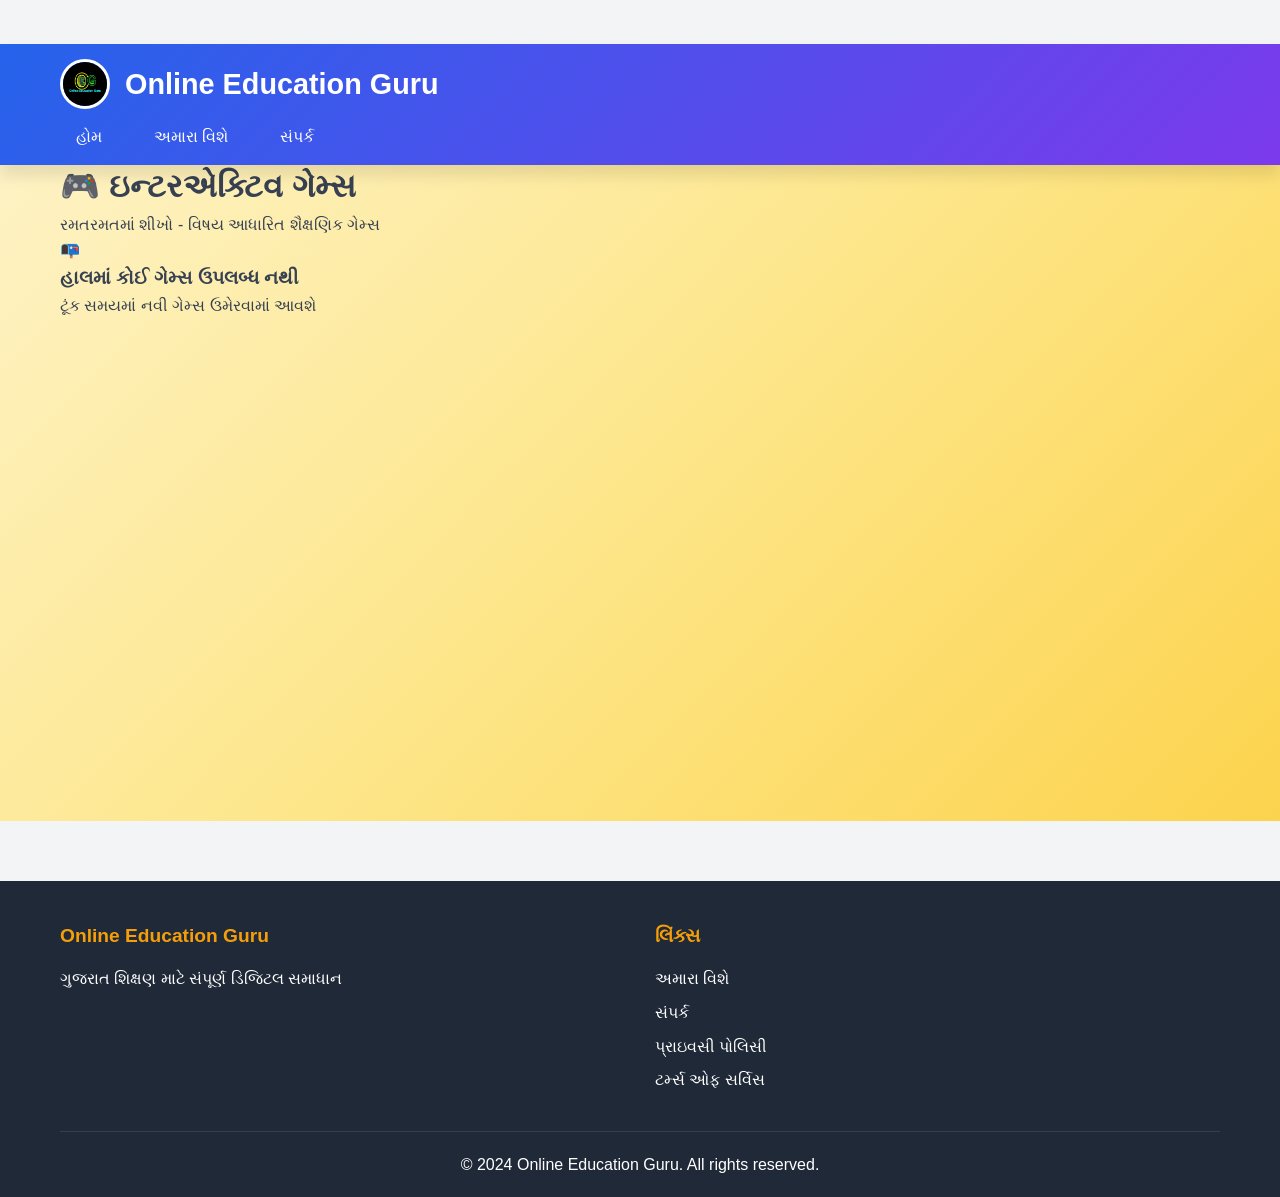
<file: pages/games.html>
<!DOCTYPE html>
<html lang="gu">
<head>
    <meta charset="UTF-8">
    <meta name="viewport" content="width=device-width, initial-scale=1.0">
    <title>ઇન્ટરએક્ટિવ ગેમ્સ - Online Education Guru</title>
    <link rel="icon" type="image/x-icon" href="../favicon.ico">
    <link rel="stylesheet" href="../css/style.css">
    <link rel="stylesheet" href="../css/games.css">
    
    <!-- Google AdSense -->
    <script async src="https://pagead2.googlesyndication.com/pagead/js/adsbygoogle.js"></script>
</head>
<body>
    <!-- Header -->
    <header id="mainHeader">
        <div class="container">
            <div class="logo-container">
                <img src="../images/logo.png" alt="Online Education Guru Logo" class="logo">
                <h1 class="site-title">Online Education Guru</h1>
            </div>
            <nav class="main-nav">
                <button class="nav-toggle" id="navToggle">
                    <span></span>
                    <span></span>
                    <span></span>
                </button>
                <ul class="nav-menu" id="navMenu">
                    <li><a href="../index.html" class="nav-link">હોમ</a></li>
                    <li><a href="about.html" class="nav-link">અમારા વિશે</a></li>
                    <li><a href="contact.html" class="nav-link">સંપર્ક</a></li>
                </ul>
            </nav>
        </div>
    </header>

    <!-- Main Content -->
    <main class="games-main">
        <div class="container">
            <div class="page-header">
                <h1 class="page-title">🎮 ઇન્ટરએક્ટિવ ગેમ્સ</h1>
                <p class="page-subtitle">રમતરમતમાં શીખો - વિષય આધારિત શૈક્ષણિક ગેમ્સ</p>
            </div>

            <!-- Ad Space -->
            <div class="ad-container">
                <ins class="adsbygoogle"
                     style="display:block"
                     data-ad-format="auto"
                     data-full-width-responsive="true"></ins>
            </div>

            <!-- Subject Categories -->
            <div class="subjects-grid" id="subjectsGrid">
                <div class="loading-container">
                    <div class="loader"></div>
                    <p>વિષયો લોડ થઈ રહ્યા છે...</p>
                </div>
            </div>

            <!-- Games Grid (Initially Hidden) -->
            <div id="gamesSection" style="display: none;">
                <div class="section-header">
                    <h2 id="selectedSubject">ગેમ્સ</h2>
                    <button class="btn-back" onclick="showSubjects()">⬅️ પાછા જાઓ</button>
                </div>
                
                <div class="games-grid" id="gamesGrid"></div>
            </div>

            <!-- No Games Message -->
            <div id="noGamesMessage" style="display: none;">
                <div class="no-data-card">
                    <div class="no-data-icon">📭</div>
                    <h3>આ વિષયમાં હાલમાં કોઈ ગેમ્સ ઉપલબ્ધ નથી</h3>
                    <p>ટૂંક સમયમાં નવી ગેમ્સ ઉમેરવામાં આવશે</p>
                </div>
            </div>

            <!-- Ad Space -->
            <div class="ad-container">
                <ins class="adsbygoogle"
                     style="display:block"
                     data-ad-format="auto"
                     data-full-width-responsive="true"></ins>
            </div>
        </div>
    </main>

    <!-- Footer -->
    <footer id="mainFooter">
        <div class="container">
            <div class="footer-content">
                <div class="footer-section">
                    <h4>Online Education Guru</h4>
                    <p>ગુજરાત શિક્ષણ માટે સંપૂર્ણ ડિજિટલ સમાધાન</p>
                </div>
                <div class="footer-section">
                    <h4>લિંક્સ</h4>
                    <ul>
                        <li><a href="about.html">અમારા વિશે</a></li>
                        <li><a href="contact.html">સંપર્ક</a></li>
                        <li><a href="privacy.html">પ્રાઇવસી પોલિસી</a></li>
                        <li><a href="terms.html">ટર્મ્સ ઓફ સર્વિસ</a></li>
                    </ul>
                </div>
            </div>
            <div class="footer-bottom">
                <p>&copy; 2024 Online Education Guru. All rights reserved.</p>
            </div>
        </div>
    </footer>

    <!-- Scripts -->
    <script src="../js/config.js"></script>
    <script src="../js/common.js"></script>
    <script src="../js/games.js"></script>
    <script>
        // Initialize AdSense
        (adsbygoogle = window.adsbygoogle || []).push({});
    </script>
</body>
</html>
</file>
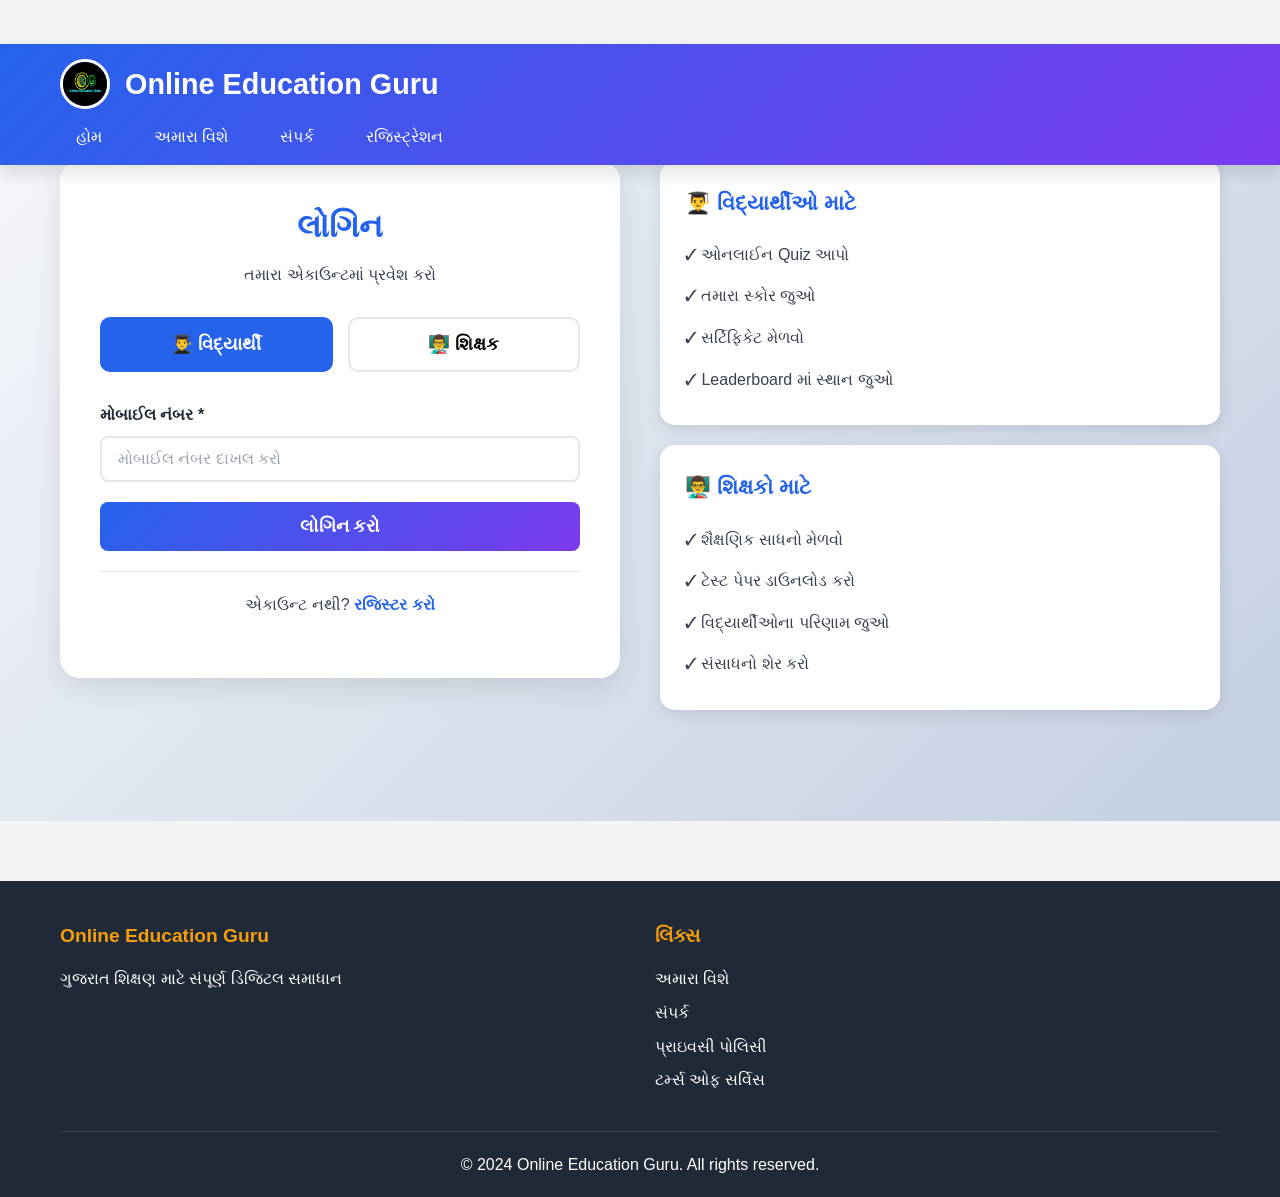
<file: pages/login.html>
<!DOCTYPE html>
<html lang="gu">
<head>
    <meta charset="UTF-8">
    <meta name="viewport" content="width=device-width, initial-scale=1.0">
    <title>લોગિન - Online Education Guru</title>
    <link rel="icon" type="image/x-icon" href="../favicon.ico">
    <link rel="stylesheet" href="../css/style.css">
    <link rel="stylesheet" href="../css/auth.css">
</head>
<body>
    <!-- Header -->
    <header id="mainHeader">
        <div class="container">
            <div class="logo-container">
                <img src="../images/logo.png" alt="Online Education Guru Logo" class="logo">
                <h1 class="site-title">Online Education Guru</h1>
            </div>
            <nav class="main-nav">
                <button class="nav-toggle" id="navToggle">
                    <span></span>
                    <span></span>
                    <span></span>
                </button>
                <ul class="nav-menu" id="navMenu">
                    <li><a href="../index.html" class="nav-link">હોમ</a></li>
                    <li><a href="about.html" class="nav-link">અમારા વિશે</a></li>
                    <li><a href="contact.html" class="nav-link">સંપર્ક</a></li>
                    <li><a href="register.html" class="nav-link">રજિસ્ટ્રેશન</a></li>
                </ul>
            </nav>
        </div>
    </header>

    <!-- Main Content -->
    <main class="auth-main">
        <div class="container">
            <div class="auth-container">
                <div class="auth-card">
                    <h2 class="auth-title">લોગિન</h2>
                    <p class="auth-subtitle">તમારા એકાઉન્ટમાં પ્રવેશ કરો</p>

                    <!-- User Type Selection -->
                    <div class="user-type-selector">
                        <button class="type-btn active" data-type="student" onclick="selectUserType('student')">
                            👨‍🎓 વિદ્યાર્થી
                        </button>
                        <button class="type-btn" data-type="teacher" onclick="selectUserType('teacher')">
                            👨‍🏫 શિક્ષક
                        </button>
                    </div>

                    <!-- Login Form -->
                    <form id="loginForm" class="auth-form">
                        <input type="hidden" id="userType" value="student">

                        <div class="form-group">
                            <label for="mobile">મોબાઈલ નંબર *</label>
                            <input type="tel" id="mobile" name="mobile" class="form-input" 
                                   placeholder="મોબાઈલ નંબર દાખલ કરો" maxlength="10" required>
                            <span class="error-text" id="mobileError"></span>
                        </div>

                        <div class="form-group">
                            <button type="submit" class="btn-primary btn-block" id="loginBtn">
                                <span class="btn-text">લોગિન કરો</span>
                                <span class="btn-loader" style="display: none;">⏳</span>
                            </button>
                        </div>

                        <div class="form-footer">
                            <p>એકાઉન્ટ નથી? <a href="register.html">રજિસ્ટર કરો</a></p>
                        </div>
                    </form>

                    <!-- Message Display -->
                    <div id="messageContainer"></div>
                </div>

                <!-- Info Section -->
                <div class="auth-info">
                    <div class="info-card">
                        <h3>👨‍🎓 વિદ્યાર્થીઓ માટે</h3>
                        <ul>
                            <li>✓ ઓનલાઈન Quiz આપો</li>
                            <li>✓ તમારા સ્કોર જુઓ</li>
                            <li>✓ સર્ટિફિકેટ મેળવો</li>
                            <li>✓ Leaderboard માં સ્થાન જુઓ</li>
                        </ul>
                    </div>
                    <div class="info-card">
                        <h3>👨‍🏫 શિક્ષકો માટે</h3>
                        <ul>
                            <li>✓ શૈક્ષણિક સાધનો મેળવો</li>
                            <li>✓ ટેસ્ટ પેપર ડાઉનલોડ કરો</li>
                            <li>✓ વિદ્યાર્થીઓના પરિણામ જુઓ</li>
                            <li>✓ સંસાધનો શેર કરો</li>
                        </ul>
                    </div>
                </div>
            </div>
        </div>
    </main>

    <!-- Footer -->
    <footer id="mainFooter">
        <div class="container">
            <div class="footer-content">
                <div class="footer-section">
                    <h4>Online Education Guru</h4>
                    <p>ગુજરાત શિક્ષણ માટે સંપૂર્ણ ડિજિટલ સમાધાન</p>
                </div>
                <div class="footer-section">
                    <h4>લિંક્સ</h4>
                    <ul>
                        <li><a href="about.html">અમારા વિશે</a></li>
                        <li><a href="contact.html">સંપર્ક</a></li>
                        <li><a href="privacy.html">પ્રાઇવસી પોલિસી</a></li>
                        <li><a href="terms.html">ટર્મ્સ ઓફ સર્વિસ</a></li>
                    </ul>
                </div>
            </div>
            <div class="footer-bottom">
                <p>&copy; 2024 Online Education Guru. All rights reserved.</p>
            </div>
        </div>
    </footer>

    <!-- Scripts -->
    <script src="../js/config.js"></script>
    <script src="../js/common.js"></script>
    <script src="../js/auth.js"></script>
</body>
</html>
</file>
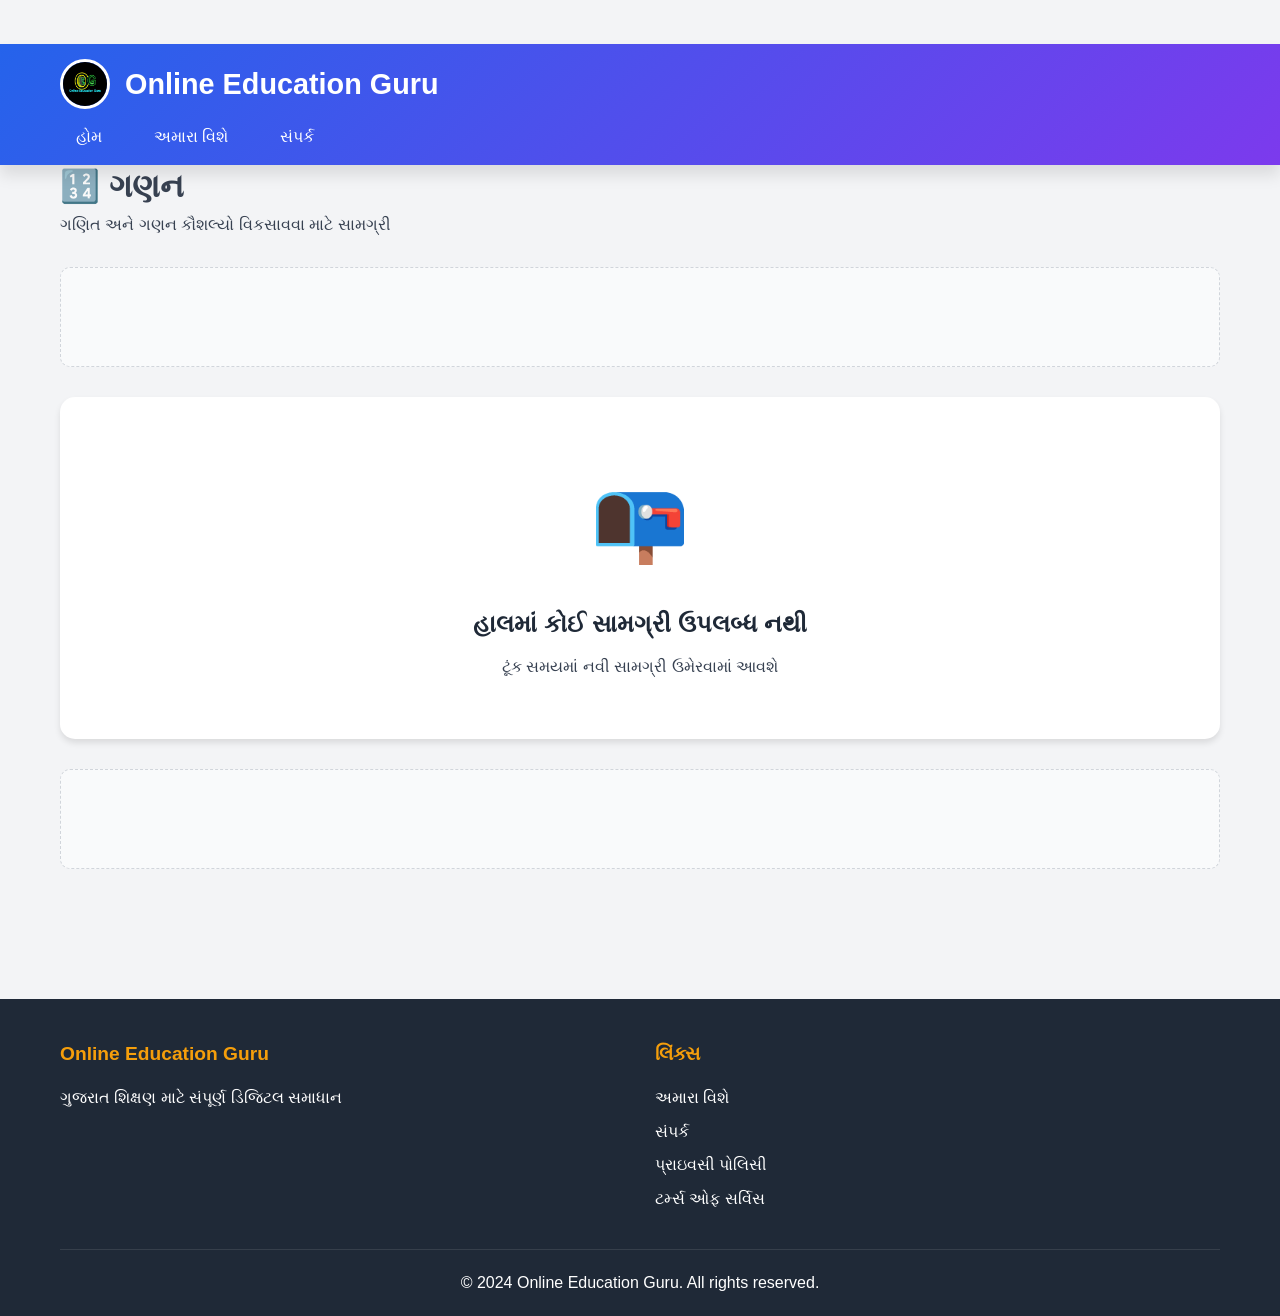
<file: pages/math.html>
<!DOCTYPE html>
<html lang="gu">
<head>
    <meta charset="UTF-8">
    <meta name="viewport" content="width=device-width, initial-scale=1.0">
    <title>ગણન - Online Education Guru</title>
    <link rel="icon" type="image/x-icon" href="../favicon.ico">
    <link rel="stylesheet" href="../css/style.css">
    <link rel="stylesheet" href="../css/tools.css">
    
    <!-- Google AdSense -->
    <script async src="https://pagead2.googlesyndication.com/pagead/js/adsbygoogle.js"></script>
</head>
<body>
    <!-- Header -->
    <header id="mainHeader">
        <div class="container">
            <div class="logo-container">
                <img src="../images/logo.png" alt="Online Education Guru Logo" class="logo">
                <h1 class="site-title">Online Education Guru</h1>
            </div>
            <nav class="main-nav">
                <button class="nav-toggle" id="navToggle">
                    <span></span>
                    <span></span>
                    <span></span>
                </button>
                <ul class="nav-menu" id="navMenu">
                    <li><a href="../index.html" class="nav-link">હોમ</a></li>
                    <li><a href="about.html" class="nav-link">અમારા વિશે</a></li>
                    <li><a href="contact.html" class="nav-link">સંપર્ક</a></li>
                </ul>
            </nav>
        </div>
    </header>

    <!-- Main Content -->
    <main class="tools-main">
        <div class="container">
            <div class="page-header">
                <h1 class="page-title">🔢 ગણન</h1>
                <p class="page-subtitle">ગણિત અને ગણન કૌશલ્યો વિકસાવવા માટે સામગ્રી</p>
            </div>

            <!-- Ad Space -->
            <div class="ad-container">
                <ins class="adsbygoogle"
                     style="display:block"
                     data-ad-format="auto"
                     data-full-width-responsive="true"></ins>
            </div>

            <!-- Materials List -->
            <div class="materials-list" id="materialsList">
                <div class="loading-container">
                    <div class="loader"></div>
                    <p>સામગ્રી લોડ થઈ રહી છે...</p>
                </div>
            </div>

            <!-- No Materials Message -->
            <div id="noMaterialsMessage" style="display: none;">
                <div class="no-data-card">
                    <div class="no-data-icon">📭</div>
                    <h3>હાલમાં કોઈ સામગ્રી ઉપલબ્ધ નથી</h3>
                    <p>ટૂંક સમયમાં નવી સામગ્રી ઉમેરવામાં આવશે</p>
                </div>
            </div>

            <!-- Ad Space -->
            <div class="ad-container">
                <ins class="adsbygoogle"
                     style="display:block"
                     data-ad-format="auto"
                     data-full-width-responsive="true"></ins>
            </div>
        </div>
    </main>

    <!-- Footer -->
    <footer id="mainFooter">
        <div class="container">
            <div class="footer-content">
                <div class="footer-section">
                    <h4>Online Education Guru</h4>
                    <p>ગુજરાત શિક્ષણ માટે સંપૂર્ણ ડિજિટલ સમાધાન</p>
                </div>
                <div class="footer-section">
                    <h4>લિંક્સ</h4>
                    <ul>
                        <li><a href="about.html">અમારા વિશે</a></li>
                        <li><a href="contact.html">સંપર્ક</a></li>
                        <li><a href="privacy.html">પ્રાઇવસી પોલિસી</a></li>
                        <li><a href="terms.html">ટર્મ્સ ઓફ સર્વિસ</a></li>
                    </ul>
                </div>
            </div>
            <div class="footer-bottom">
                <p>&copy; 2024 Online Education Guru. All rights reserved.</p>
            </div>
        </div>
    </footer>

    <!-- Scripts -->
    <script src="../js/config.js"></script>
    <script src="../js/common.js"></script>
    <script src="../js/materials.js"></script>
    <script>
        // Set material type
        window.MATERIAL_TYPE = 'math';
        // Initialize AdSense
        (adsbygoogle = window.adsbygoogle || []).push({});
    </script>
</body>
</html>
</file>
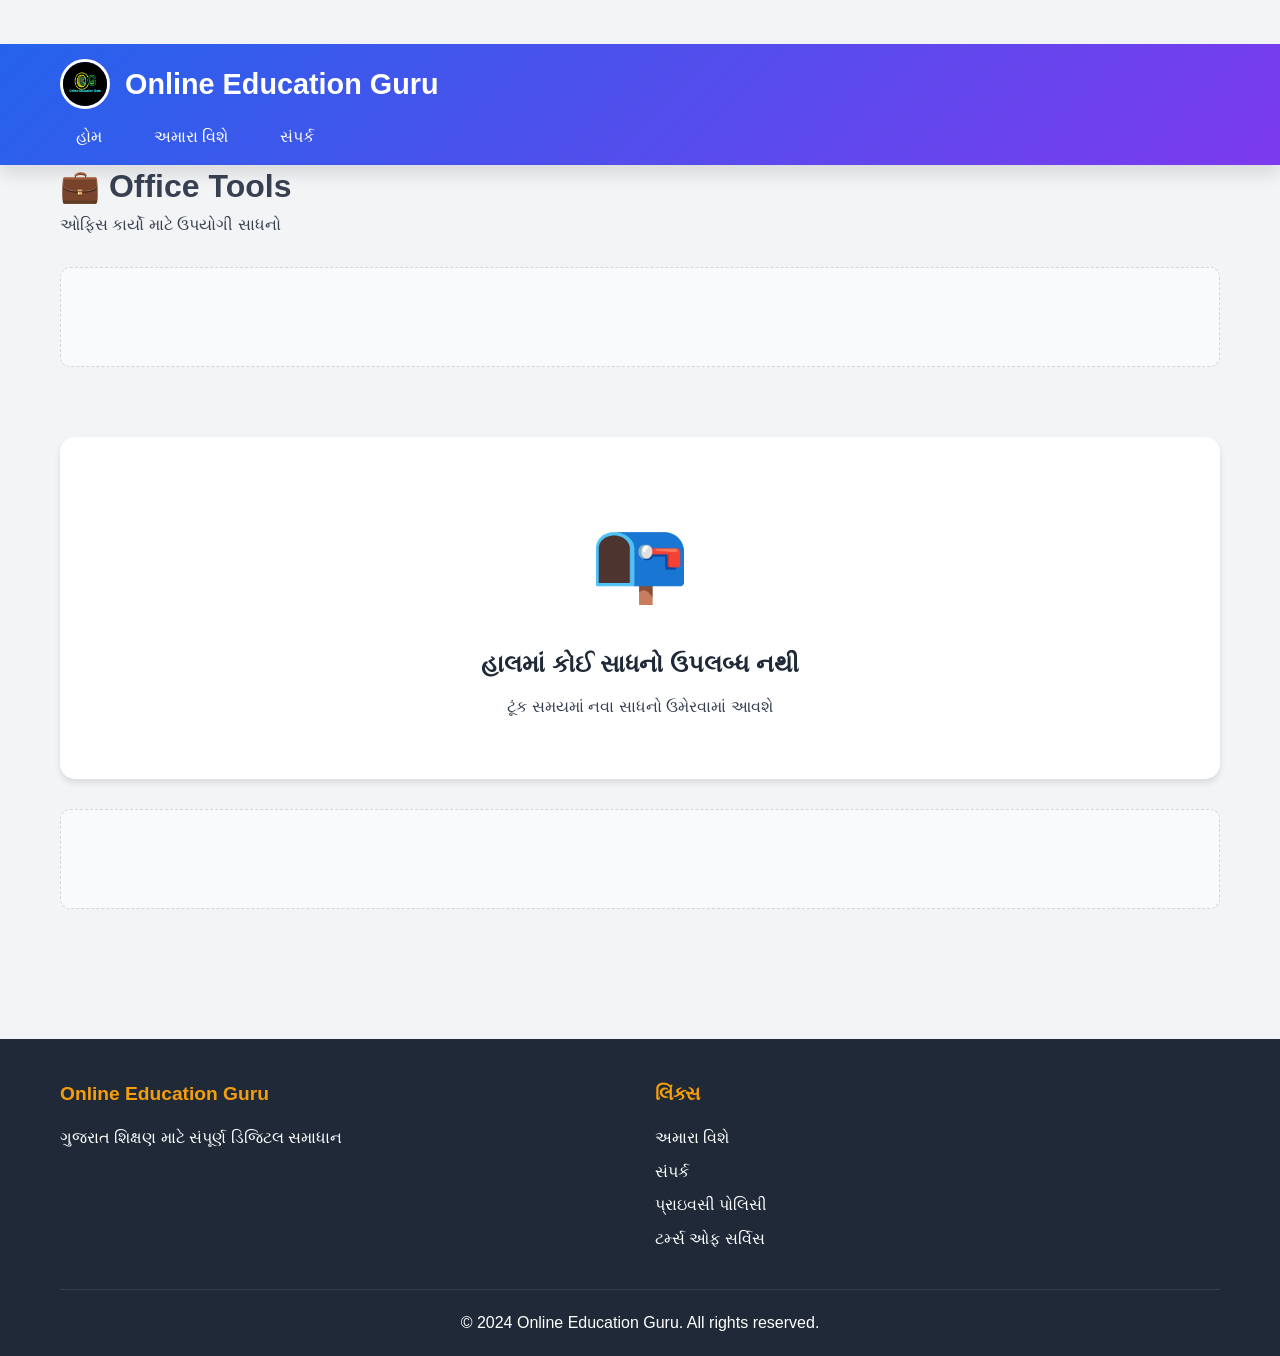
<file: pages/office-tools.html>
<!DOCTYPE html>
<html lang="gu">
<head>
    <meta charset="UTF-8">
    <meta name="viewport" content="width=device-width, initial-scale=1.0">
    <title>Office Tools - Online Education Guru</title>
    <link rel="icon" type="image/x-icon" href="../favicon.ico">
    <link rel="stylesheet" href="../css/style.css">
    <link rel="stylesheet" href="../css/tools.css">
    
    <!-- Google AdSense -->
    <script async src="https://pagead2.googlesyndication.com/pagead/js/adsbygoogle.js"></script>
</head>
<body>
    <!-- Header -->
    <header id="mainHeader">
        <div class="container">
            <div class="logo-container">
                <img src="../images/logo.png" alt="Online Education Guru Logo" class="logo">
                <h1 class="site-title">Online Education Guru</h1>
            </div>
            <nav class="main-nav">
                <button class="nav-toggle" id="navToggle">
                    <span></span>
                    <span></span>
                    <span></span>
                </button>
                <ul class="nav-menu" id="navMenu">
                    <li><a href="../index.html" class="nav-link">હોમ</a></li>
                    <li><a href="about.html" class="nav-link">અમારા વિશે</a></li>
                    <li><a href="contact.html" class="nav-link">સંપર્ક</a></li>
                </ul>
            </nav>
        </div>
    </header>

    <!-- Main Content -->
    <main class="tools-main">
        <div class="container">
            <div class="page-header">
                <h1 class="page-title">💼 Office Tools</h1>
                <p class="page-subtitle">ઓફિસ કાર્યો માટે ઉપયોગી સાધનો</p>
            </div>

            <!-- Ad Space -->
            <div class="ad-container">
                <ins class="adsbygoogle"
                     style="display:block"
                     data-ad-format="auto"
                     data-full-width-responsive="true"></ins>
            </div>

            <!-- Tools Grid -->
            <div class="tools-grid" id="toolsGrid">
                <div class="loading-container">
                    <div class="loader"></div>
                    <p>સાધનો લોડ થઈ રહ્યા છે...</p>
                </div>
            </div>

            <!-- No Tools Message -->
            <div id="noToolsMessage" style="display: none;">
                <div class="no-data-card">
                    <div class="no-data-icon">📭</div>
                    <h3>હાલમાં કોઈ સાધનો ઉપલબ્ધ નથી</h3>
                    <p>ટૂંક સમયમાં નવા સાધનો ઉમેરવામાં આવશે</p>
                </div>
            </div>

            <!-- Ad Space -->
            <div class="ad-container">
                <ins class="adsbygoogle"
                     style="display:block"
                     data-ad-format="auto"
                     data-full-width-responsive="true"></ins>
            </div>
        </div>
    </main>

    <!-- Footer -->
    <footer id="mainFooter">
        <div class="container">
            <div class="footer-content">
                <div class="footer-section">
                    <h4>Online Education Guru</h4>
                    <p>ગુજરાત શિક્ષણ માટે સંપૂર્ણ ડિજિટલ સમાધાન</p>
                </div>
                <div class="footer-section">
                    <h4>લિંક્સ</h4>
                    <ul>
                        <li><a href="about.html">અમારા વિશે</a></li>
                        <li><a href="contact.html">સંપર્ક</a></li>
                        <li><a href="privacy.html">પ્રાઇવસી પોલિસી</a></li>
                        <li><a href="terms.html">ટર્મ્સ ઓફ સર્વિસ</a></li>
                    </ul>
                </div>
            </div>
            <div class="footer-bottom">
                <p>&copy; 2024 Online Education Guru. All rights reserved.</p>
            </div>
        </div>
    </footer>

    <!-- Scripts -->
    <script src="../js/config.js"></script>
    <script src="../js/common.js"></script>
    <script src="../js/tools.js"></script>
    <script>
        // Set tool type for office tools
        window.TOOL_TYPE = 'office';
        // Initialize AdSense
        (adsbygoogle = window.adsbygoogle || []).push({});
    </script>
</body>
</html>
</file>
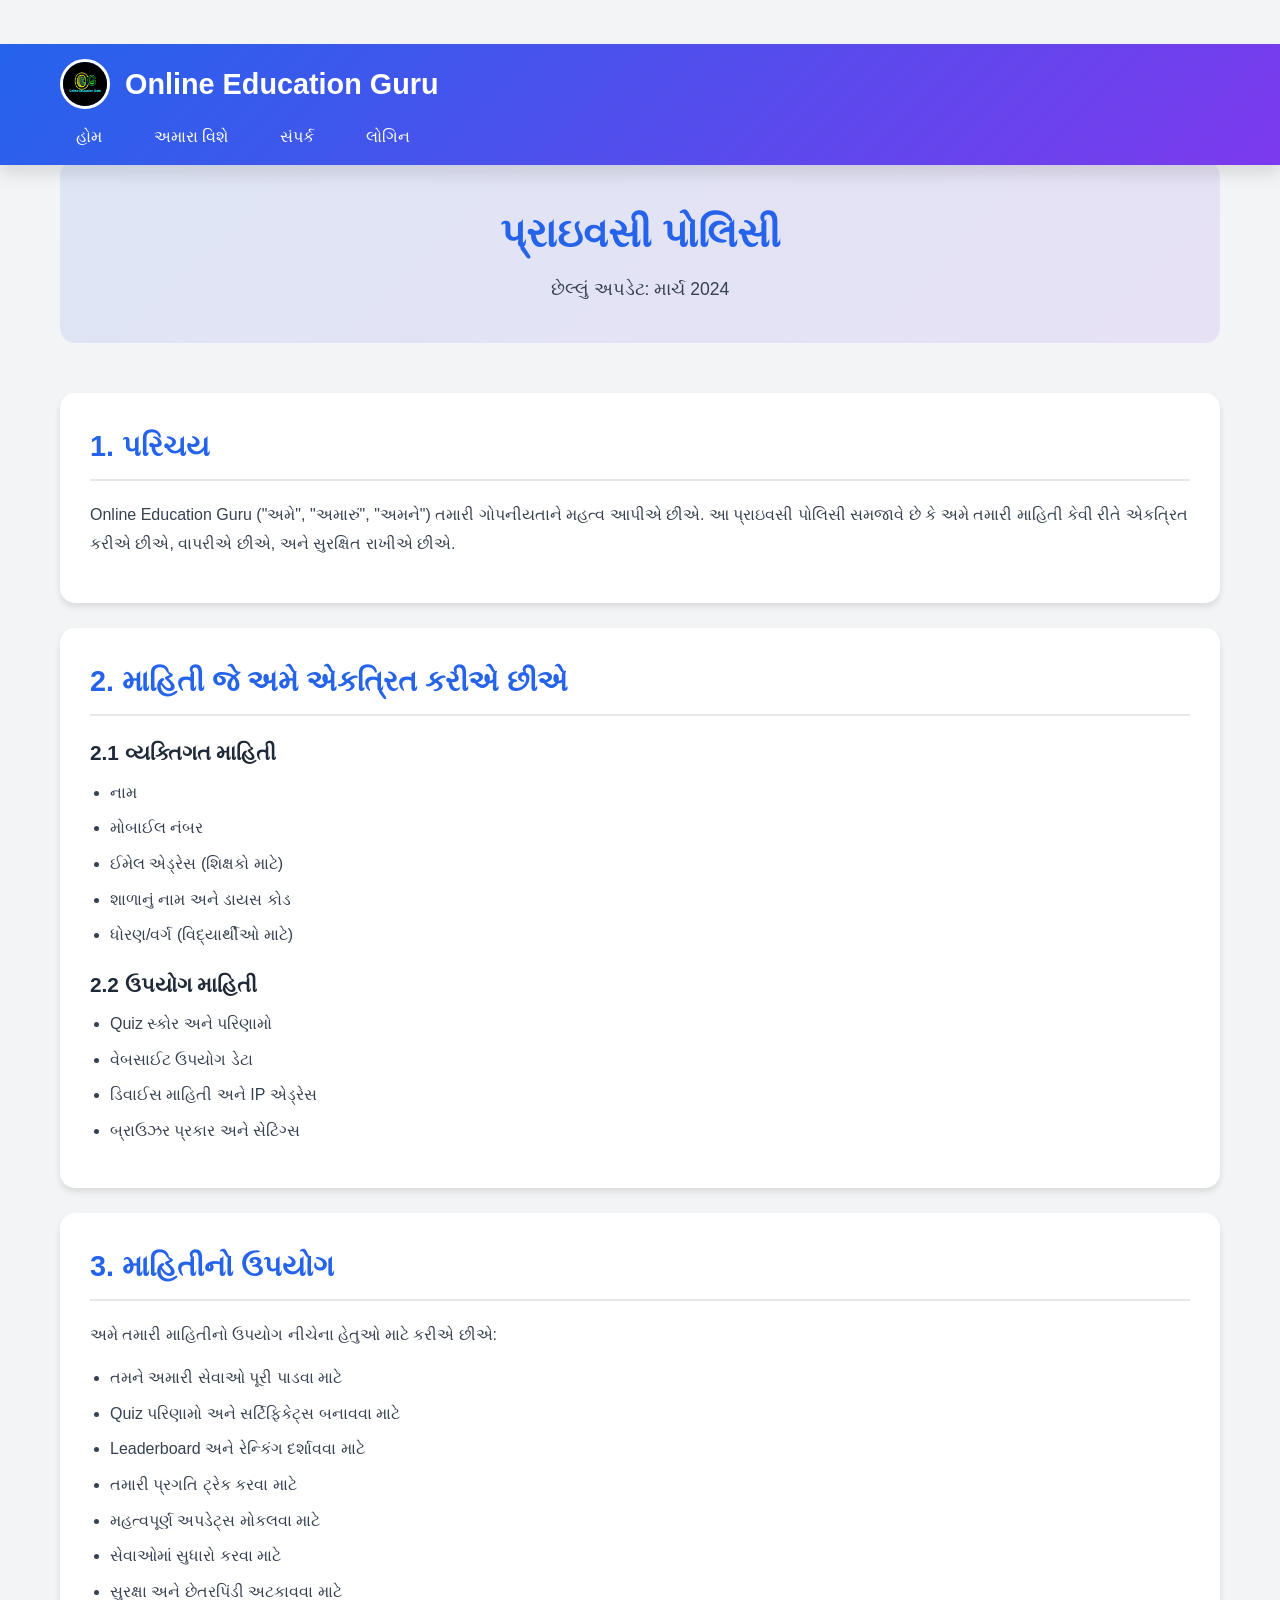
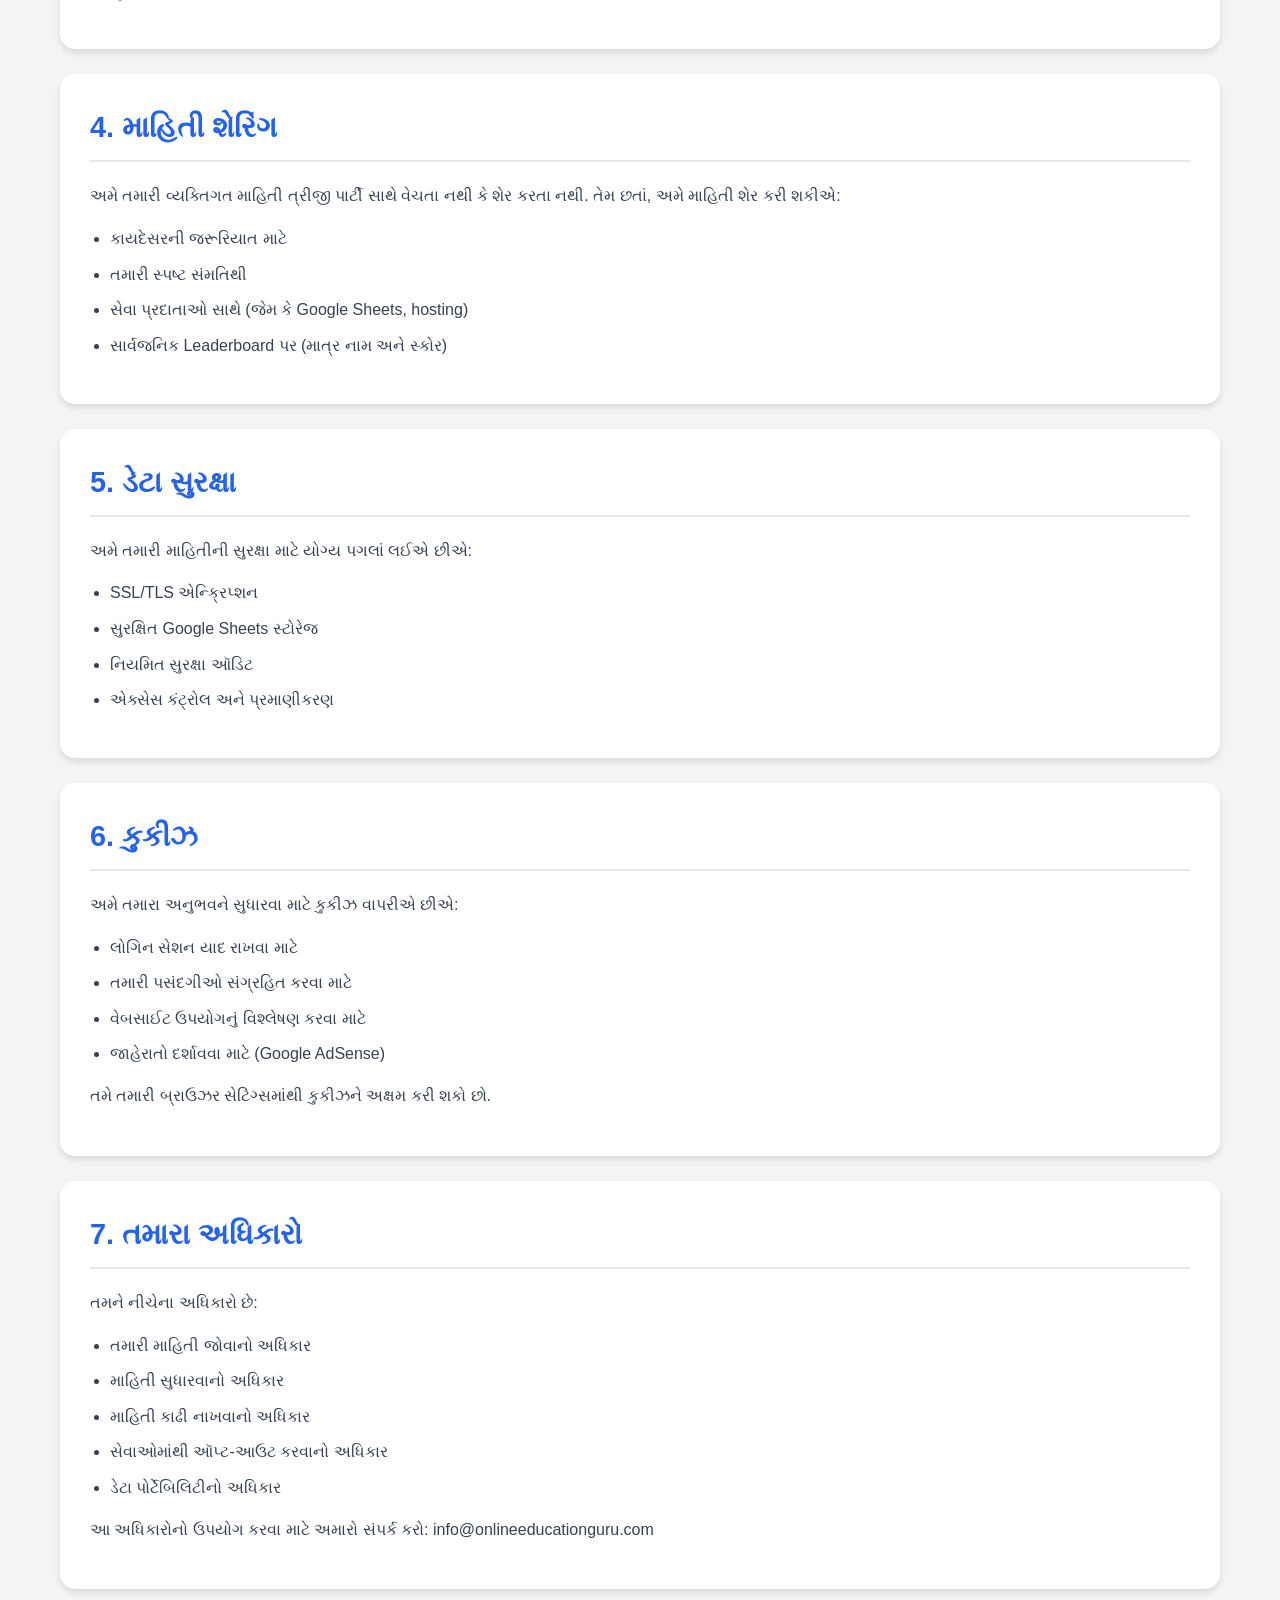
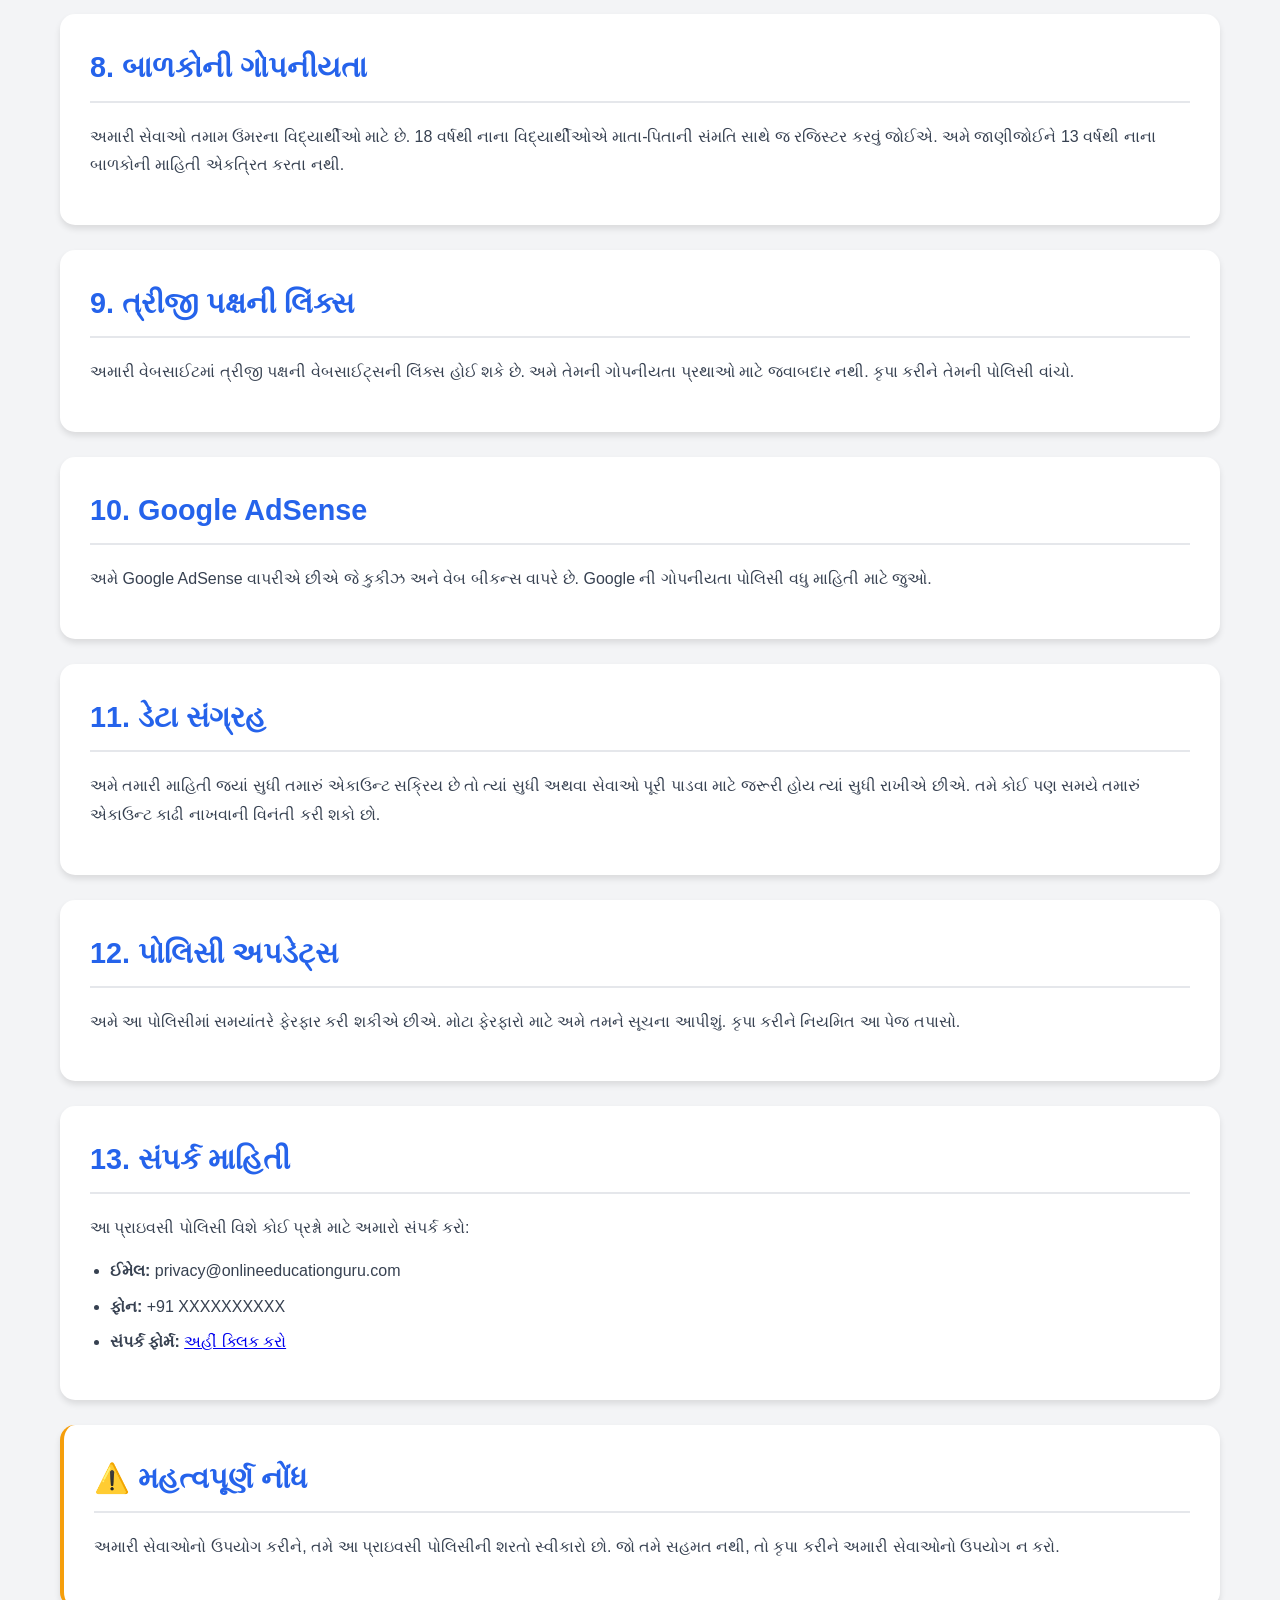
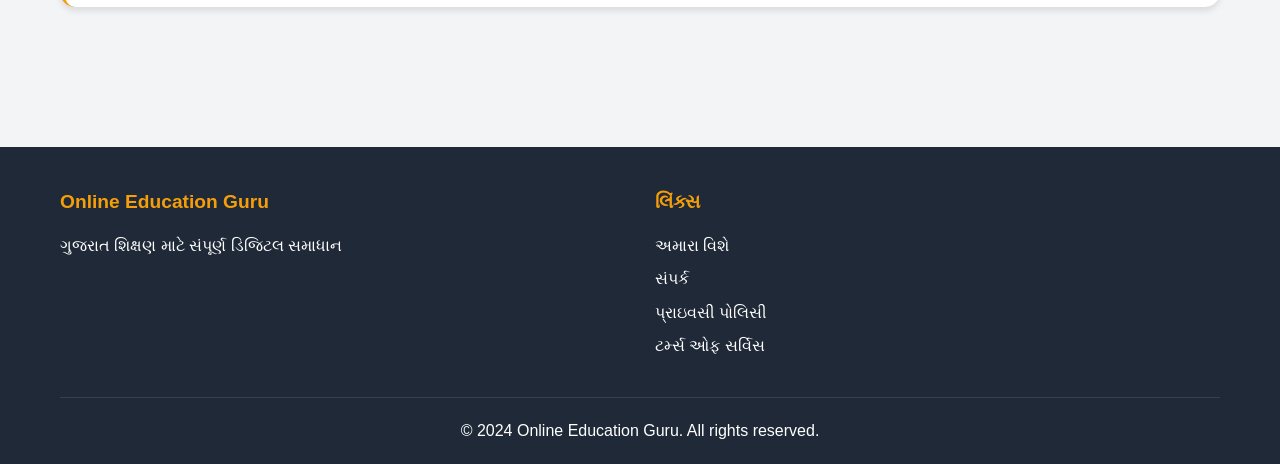
<file: pages/privacy.html>
<!DOCTYPE html>
<html lang="gu">
<head>
    <meta charset="UTF-8">
    <meta name="viewport" content="width=device-width, initial-scale=1.0">
    <title>પ્રાઇવસી પોલિસી - Online Education Guru</title>
    <link rel="icon" type="image/x-icon" href="../favicon.ico">
    <link rel="stylesheet" href="../css/style.css">
    <link rel="stylesheet" href="../css/pages.css">
</head>
<body>
    <!-- Header -->
    <header id="mainHeader">
        <div class="container">
            <div class="logo-container">
                <img src="../images/logo.png" alt="Online Education Guru Logo" class="logo">
                <h1 class="site-title">Online Education Guru</h1>
            </div>
            <nav class="main-nav">
                <button class="nav-toggle" id="navToggle">
                    <span></span>
                    <span></span>
                    <span></span>
                </button>
                <ul class="nav-menu" id="navMenu">
                    <li><a href="../index.html" class="nav-link">હોમ</a></li>
                    <li><a href="about.html" class="nav-link">અમારા વિશે</a></li>
                    <li><a href="contact.html" class="nav-link">સંપર્ક</a></li>
                    <li><a href="login.html" class="nav-link">લોગિન</a></li>
                </ul>
            </nav>
        </div>
    </header>

    <!-- Main Content -->
    <main class="page-content">
        <div class="container">
            <div class="page-header">
                <h1 class="page-title">પ્રાઇવસી પોલિસી</h1>
                <p class="page-subtitle">છેલ્લું અપડેટ: માર્ચ 2024</p>
            </div>

            <div class="content-section">
                <div class="content-card">
                    <h2>1. પરિચય</h2>
                    <p>Online Education Guru ("અમે", "અમારું", "અમને") તમારી ગોપનીયતાને મહત્વ આપીએ છીએ. આ પ્રાઇવસી પોલિસી સમજાવે છે કે અમે તમારી માહિતી કેવી રીતે એકત્રિત કરીએ છીએ, વાપરીએ છીએ, અને સુરક્ષિત રાખીએ છીએ.</p>
                </div>

                <div class="content-card">
                    <h2>2. માહિતી જે અમે એકત્રિત કરીએ છીએ</h2>
                    <h3>2.1 વ્યક્તિગત માહિતી</h3>
                    <ul>
                        <li>નામ</li>
                        <li>મોબાઈલ નંબર</li>
                        <li>ઈમેલ એડ્રેસ (શિક્ષકો માટે)</li>
                        <li>શાળાનું નામ અને ડાયસ કોડ</li>
                        <li>ધોરણ/વર્ગ (વિદ્યાર્થીઓ માટે)</li>
                    </ul>

                    <h3>2.2 ઉપયોગ માહિતી</h3>
                    <ul>
                        <li>Quiz સ્કોર અને પરિણામો</li>
                        <li>વેબસાઈટ ઉપયોગ ડેટા</li>
                        <li>ડિવાઈસ માહિતી અને IP એડ્રેસ</li>
                        <li>બ્રાઉઝર પ્રકાર અને સેટિંગ્સ</li>
                    </ul>
                </div>

                <div class="content-card">
                    <h2>3. માહિતીનો ઉપયોગ</h2>
                    <p>અમે તમારી માહિતીનો ઉપયોગ નીચેના હેતુઓ માટે કરીએ છીએ:</p>
                    <ul>
                        <li>તમને અમારી સેવાઓ પૂરી પાડવા માટે</li>
                        <li>Quiz પરિણામો અને સર્ટિફિકેટ્સ બનાવવા માટે</li>
                        <li>Leaderboard અને રેન્કિંગ દર્શાવવા માટે</li>
                        <li>તમારી પ્રગતિ ટ્રેક કરવા માટે</li>
                        <li>મહત્વપૂર્ણ અપડેટ્સ મોકલવા માટે</li>
                        <li>સેવાઓમાં સુધારો કરવા માટે</li>
                        <li>સુરક્ષા અને છેતરપિંડી અટકાવવા માટે</li>
                    </ul>
                </div>

                <div class="content-card">
                    <h2>4. માહિતી શેરિંગ</h2>
                    <p>અમે તમારી વ્યક્તિગત માહિતી ત્રીજી પાર્ટી સાથે વેચતા નથી કે શેર કરતા નથી. તેમ છતાં, અમે માહિતી શેર કરી શકીએ:</p>
                    <ul>
                        <li>કાયદેસરની જરૂરિયાત માટે</li>
                        <li>તમારી સ્પષ્ટ સંમતિથી</li>
                        <li>સેવા પ્રદાતાઓ સાથે (જેમ કે Google Sheets, hosting)</li>
                        <li>સાર્વજનિક Leaderboard પર (માત્ર નામ અને સ્કોર)</li>
                    </ul>
                </div>

                <div class="content-card">
                    <h2>5. ડેટા સુરક્ષા</h2>
                    <p>અમે તમારી માહિતીની સુરક્ષા માટે યોગ્ય પગલાં લઈએ છીએ:</p>
                    <ul>
                        <li>SSL/TLS એન્ક્રિપ્શન</li>
                        <li>સુરક્ષિત Google Sheets સ્ટોરેજ</li>
                        <li>નિયમિત સુરક્ષા ઑડિટ</li>
                        <li>એક્સેસ કંટ્રોલ અને પ્રમાણીકરણ</li>
                    </ul>
                </div>

                <div class="content-card">
                    <h2>6. કુકીઝ</h2>
                    <p>અમે તમારા અનુભવને સુધારવા માટે કુકીઝ વાપરીએ છીએ:</p>
                    <ul>
                        <li>લોગિન સેશન યાદ રાખવા માટે</li>
                        <li>તમારી પસંદગીઓ સંગ્રહિત કરવા માટે</li>
                        <li>વેબસાઈટ ઉપયોગનું વિશ્લેષણ કરવા માટે</li>
                        <li>જાહેરાતો દર્શાવવા માટે (Google AdSense)</li>
                    </ul>
                    <p>તમે તમારી બ્રાઉઝર સેટિંગ્સમાંથી કુકીઝને અક્ષમ કરી શકો છો.</p>
                </div>

                <div class="content-card">
                    <h2>7. તમારા અધિકારો</h2>
                    <p>તમને નીચેના અધિકારો છે:</p>
                    <ul>
                        <li>તમારી માહિતી જોવાનો અધિકાર</li>
                        <li>માહિતી સુધારવાનો અધિકાર</li>
                        <li>માહિતી કાઢી નાખવાનો અધિકાર</li>
                        <li>સેવાઓમાંથી ઑપ્ટ-આઉટ કરવાનો અધિકાર</li>
                        <li>ડેટા પોર્ટેબિલિટીનો અધિકાર</li>
                    </ul>
                    <p>આ અધિકારોનો ઉપયોગ કરવા માટે અમારો સંપર્ક કરો: info@onlineeducationguru.com</p>
                </div>

                <div class="content-card">
                    <h2>8. બાળકોની ગોપનીયતા</h2>
                    <p>અમારી સેવાઓ તમામ ઉંમરના વિદ્યાર્થીઓ માટે છે. 18 વર્ષથી નાના વિદ્યાર્થીઓએ માતા-પિતાની સંમતિ સાથે જ રજિસ્ટર કરવું જોઈએ. અમે જાણીજોઈને 13 વર્ષથી નાના બાળકોની માહિતી એકત્રિત કરતા નથી.</p>
                </div>

                <div class="content-card">
                    <h2>9. ત્રીજી પક્ષની લિંક્સ</h2>
                    <p>અમારી વેબસાઈટમાં ત્રીજી પક્ષની વેબસાઈટ્સની લિંક્સ હોઈ શકે છે. અમે તેમની ગોપનીયતા પ્રથાઓ માટે જવાબદાર નથી. કૃપા કરીને તેમની પોલિસી વાંચો.</p>
                </div>

                <div class="content-card">
                    <h2>10. Google AdSense</h2>
                    <p>અમે Google AdSense વાપરીએ છીએ જે કુકીઝ અને વેબ બીકન્સ વાપરે છે. Google ની ગોપનીયતા પોલિસી વધુ માહિતી માટે જુઓ.</p>
                </div>

                <div class="content-card">
                    <h2>11. ડેટા સંગ્રહ</h2>
                    <p>અમે તમારી માહિતી જ્યાં સુધી તમારું એકાઉન્ટ સક્રિય છે તો ત્યાં સુધી અથવા સેવાઓ પૂરી પાડવા માટે જરૂરી હોય ત્યાં સુધી રાખીએ છીએ. તમે કોઈ પણ સમયે તમારું એકાઉન્ટ કાઢી નાખવાની વિનંતી કરી શકો છો.</p>
                </div>

                <div class="content-card">
                    <h2>12. પોલિસી અપડેટ્સ</h2>
                    <p>અમે આ પોલિસીમાં સમયાંતરે ફેરફાર કરી શકીએ છીએ. મોટા ફેરફારો માટે અમે તમને સૂચના આપીશું. કૃપા કરીને નિયમિત આ પેજ તપાસો.</p>
                </div>

                <div class="content-card">
                    <h2>13. સંપર્ક માહિતી</h2>
                    <p>આ પ્રાઇવસી પોલિસી વિશે કોઈ પ્રશ્નો માટે અમારો સંપર્ક કરો:</p>
                    <ul>
                        <li><strong>ઈમેલ:</strong> privacy@onlineeducationguru.com</li>
                        <li><strong>ફોન:</strong> +91 XXXXXXXXXX</li>
                        <li><strong>સંપર્ક ફોર્મ:</strong> <a href="contact.html">અહીં ક્લિક કરો</a></li>
                    </ul>
                </div>

                <div class="content-card alert-info">
                    <h2>⚠️ મહત્વપૂર્ણ નોંધ</h2>
                    <p>અમારી સેવાઓનો ઉપયોગ કરીને, તમે આ પ્રાઇવસી પોલિસીની શરતો સ્વીકારો છો. જો તમે સહમત નથી, તો કૃપા કરીને અમારી સેવાઓનો ઉપયોગ ન કરો.</p>
                </div>
            </div>
        </div>
    </main>

    <!-- Footer -->
    <footer id="mainFooter">
        <div class="container">
            <div class="footer-content">
                <div class="footer-section">
                    <h4>Online Education Guru</h4>
                    <p>ગુજરાત શિક્ષણ માટે સંપૂર્ણ ડિજિટલ સમાધાન</p>
                </div>
                <div class="footer-section">
                    <h4>લિંક્સ</h4>
                    <ul>
                        <li><a href="about.html">અમારા વિશે</a></li>
                        <li><a href="contact.html">સંપર્ક</a></li>
                        <li><a href="privacy.html">પ્રાઇવસી પોલિસી</a></li>
                        <li><a href="terms.html">ટર્મ્સ ઓફ સર્વિસ</a></li>
                    </ul>
                </div>
            </div>
            <div class="footer-bottom">
                <p>&copy; 2024 Online Education Guru. All rights reserved.</p>
            </div>
        </div>
    </footer>

    <!-- Scripts -->
    <script src="../js/config.js"></script>
    <script src="../js/common.js"></script>
</body>
</html>
</file>
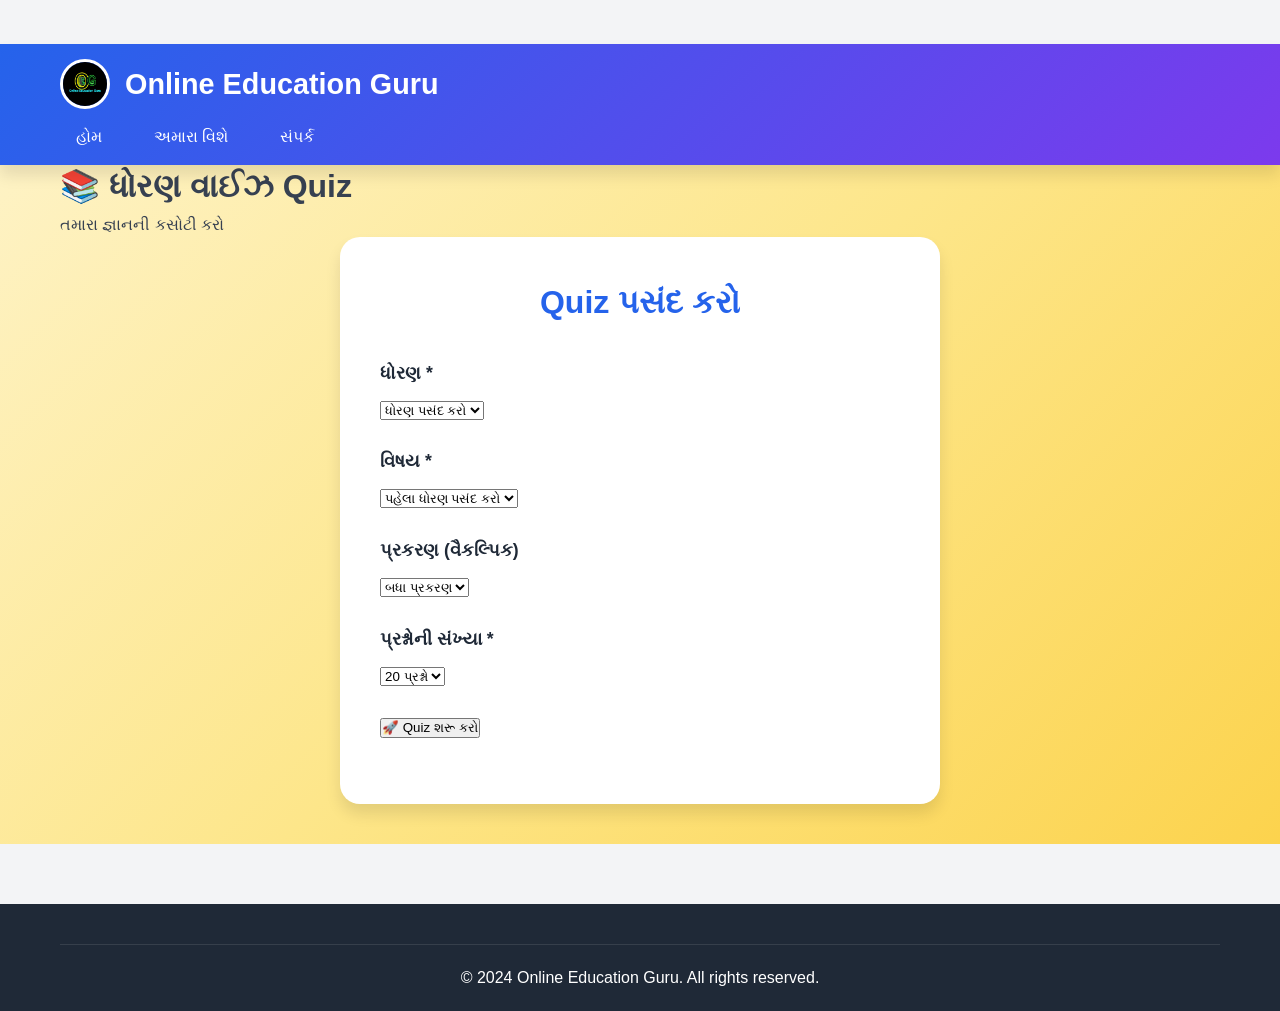
<file: pages/quiz-standard.html>
<!DOCTYPE html>
<html lang="gu">
<head>
    <meta charset="UTF-8">
    <meta name="viewport" content="width=device-width, initial-scale=1.0">
    <title>ધોરણ વાઈઝ Quiz - Online Education Guru</title>
    <link rel="icon" type="image/x-icon" href="../favicon.ico">
    <link rel="stylesheet" href="../css/style.css">
    <link rel="stylesheet" href="../css/quiz.css">
</head>
<body>
    <!-- Header -->
    <header id="mainHeader">
        <div class="container">
            <div class="logo-container">
                <img src="../images/logo.png" alt="Online Education Guru Logo" class="logo">
                <h1 class="site-title">Online Education Guru</h1>
            </div>
            <nav class="main-nav">
                <button class="nav-toggle" id="navToggle">
                    <span></span>
                    <span></span>
                    <span></span>
                </button>
                <ul class="nav-menu" id="navMenu">
                    <li><a href="../index.html" class="nav-link">હોમ</a></li>
                    <li><a href="about.html" class="nav-link">અમારા વિશે</a></li>
                    <li><a href="contact.html" class="nav-link">સંપર્ક</a></li>
                </ul>
            </nav>
        </div>
    </header>

    <!-- Main Content -->
    <main class="quiz-main">
        <div class="container">
            <div class="page-header">
                <h1 class="page-title">📚 ધોરણ વાઈઝ Quiz</h1>
                <p class="page-subtitle">તમારા જ્ઞાનની કસોટી કરો</p>
            </div>

            <!-- Quiz Selection Form -->
            <div id="quizSelectionSection" class="quiz-selection-card">
                <h2>Quiz પસંદ કરો</h2>
                
                <form id="quizSelectionForm" class="quiz-form">
                    <div class="form-group">
                        <label for="standard">ધોરણ *</label>
                        <select id="standard" name="standard" class="form-input" required>
                            <option value="">ધોરણ પસંદ કરો</option>
                            <option value="1">ધોરણ 1</option>
                            <option value="2">ધોરણ 2</option>
                            <option value="3">ધોરણ 3</option>
                            <option value="4">ધોરણ 4</option>
                            <option value="5">ધોરણ 5</option>
                            <option value="6">ધોરણ 6</option>
                            <option value="7">ધોરણ 7</option>
                            <option value="8">ધોરણ 8</option>
                            <option value="9">ધોરણ 9</option>
                            <option value="10">ધોરણ 10</option>
                            <option value="11">ધોરણ 11</option>
                            <option value="12">ધોરણ 12</option>
                        </select>
                    </div>

                    <div class="form-group">
                        <label for="subject">વિષય *</label>
                        <select id="subject" name="subject" class="form-input" required>
                            <option value="">પહેલા ધોરણ પસંદ કરો</option>
                        </select>
                    </div>

                    <div class="form-group">
                        <label for="chapter">પ્રકરણ (વૈકલ્પિક)</label>
                        <select id="chapter" name="chapter" class="form-input">
                            <option value="">બધા પ્રકરણ</option>
                        </select>
                    </div>

                    <div class="form-group">
                        <label for="questionCount">પ્રશ્નોની સંખ્યા *</label>
                        <select id="questionCount" name="questionCount" class="form-input" required>
                            <option value="10">10 પ્રશ્નો</option>
                            <option value="20" selected>20 પ્રશ્નો</option>
                            <option value="25">25 પ્રશ્નો</option>
                            <option value="30">30 પ્રશ્નો</option>
                        </select>
                    </div>

                    <div class="form-group">
                        <button type="submit" class="btn-primary btn-block">
                            🚀 Quiz શરૂ કરો
                        </button>
                    </div>
                </form>
            </div>

            <!-- Student Info Form -->
            <div id="studentInfoSection" style="display: none;" class="quiz-selection-card">
                <h2>તમારી માહિતી દાખલ કરો</h2>
                
                <form id="studentInfoForm" class="quiz-form">
                    <div class="form-group">
                        <label for="studentName">નામ *</label>
                        <input type="text" id="studentName" name="studentName" class="form-input" 
                               placeholder="તમારું પૂરું નામ" required>
                    </div>

                    <div class="form-group">
                        <label for="studentMobile">મોબાઈલ નંબર *</label>
                        <input type="tel" id="studentMobile" name="studentMobile" class="form-input" 
                               placeholder="10 અંકનો મોબાઈલ નંબર" maxlength="10" required>
                        <span class="error-text" id="mobileError"></span>
                    </div>

                    <div class="form-group">
                        <button type="submit" class="btn-primary btn-block">
                            ▶️ આગળ વધો
                        </button>
                        <button type="button" class="btn-secondary btn-block" onclick="showQuizSelection()">
                            ⬅️ પાછા જાઓ
                        </button>
                    </div>
                </form>
            </div>

            <!-- Quiz Interface -->
            <div id="quizInterface" style="display: none;">
                <div class="quiz-container">
                    <!-- Quiz Header -->
                    <div class="quiz-header">
                        <div class="quiz-info">
                            <h3 id="quizTitle">Quiz</h3>
                            <p id="quizMeta">ધોરણ | વિષય</p>
                        </div>
                        <div class="quiz-timer">
                            <div class="timer-icon">⏱️</div>
                            <div class="timer-display" id="timerDisplay">00:00</div>
                        </div>
                    </div>

                    <!-- Progress Bar -->
                    <div class="quiz-progress">
                        <div class="progress-bar">
                            <div class="progress-fill" id="progressFill"></div>
                        </div>
                        <div class="progress-text" id="progressText">પ્રશ્ન 1 / 10</div>
                    </div>

                    <!-- Question Card -->
                    <div class="question-card" id="questionCard">
                        <div class="question-number" id="questionNumber">પ્રશ્ન 1</div>
                        <div class="question-text" id="questionText">પ્રશ્ન લોડ થઈ રહ્યો છે...</div>
                        
                        <div class="options-container" id="optionsContainer">
                            <!-- Options will be inserted here -->
                        </div>
                    </div>

                    <!-- Quiz Navigation -->
                    <div class="quiz-navigation">
                        <button class="btn-nav btn-prev" id="btnPrev" onclick="previousQuestion()" disabled>
                            ⬅️ પહેલાનો પ્રશ્ન
                        </button>
                        <button class="btn-nav btn-next" id="btnNext" onclick="nextQuestion()">
                            આગળનો પ્રશ્ન ➡️
                        </button>
                        <button class="btn-nav btn-submit" id="btnSubmit" onclick="submitQuiz()" style="display: none;">
                            ✅ Submit કરો
                        </button>
                    </div>
                </div>
            </div>

            <!-- Result Section -->
            <div id="resultSection" style="display: none;">
                <div class="result-card">
                    <div class="result-header">
                        <div class="result-icon" id="resultIcon">🎉</div>
                        <h2 id="resultTitle">અભિનંદન!</h2>
                        <p id="resultSubtitle">તમે Quiz પૂર્ણ કરી</p>
                    </div>

                    <div class="result-stats">
                        <div class="stat-item">
                            <div class="stat-value" id="scoreValue">0</div>
                            <div class="stat-label">સ્કોર</div>
                        </div>
                        <div class="stat-item">
                            <div class="stat-value" id="percentageValue">0%</div>
                            <div class="stat-label">ટકાવારી</div>
                        </div>
                        <div class="stat-item">
                            <div class="stat-value" id="timeValue">00:00</div>
                            <div class="stat-label">સમય</div>
                        </div>
                    </div>

                    <div class="result-breakdown">
                        <div class="breakdown-item correct">
                            <span class="breakdown-icon">✅</span>
                            <span class="breakdown-label">સાચા જવાબ:</span>
                            <span class="breakdown-value" id="correctCount">0</span>
                        </div>
                        <div class="breakdown-item wrong">
                            <span class="breakdown-icon">❌</span>
                            <span class="breakdown-label">ખોટા જવાબ:</span>
                            <span class="breakdown-value" id="wrongCount">0</span>
                        </div>
                        <div class="breakdown-item unanswered">
                            <span class="breakdown-icon">⭕</span>
                            <span class="breakdown-label">અનુત્તરિત:</span>
                            <span class="breakdown-value" id="unansweredCount">0</span>
                        </div>
                    </div>

                    <div class="certificate-section">
                        <h3>🏆 તમારું સર્ટિફિકેટ</h3>
                        <div class="certificate-preview" id="certificatePreview">
                            <canvas id="certificateCanvas" width="800" height="600"></canvas>
                        </div>
                        
                        <div class="certificate-actions">
                            <button class="btn-download-cert" onclick="downloadCertificate('pdf')">
                                📄 PDF ડાઉનલોડ કરો
                            </button>
                            <button class="btn-download-cert" onclick="downloadCertificate('png')">
                                🖼️ PNG ડાઉનલોડ કરો
                            </button>
                            <button class="btn-share-cert" onclick="shareCertificate()">
                                📤 WhatsApp પર શેર કરો
                            </button>
                        </div>
                    </div>

                    <div class="result-actions">
                        <button class="btn-primary" onclick="retakeQuiz()">
                            🔄 ફરીથી Quiz આપો
                        </button>
                        <button class="btn-secondary" onclick="goHome()">
                            🏠 હોમ પેજ પર જાઓ
                        </button>
                    </div>
                </div>
            </div>
        </div>
    </main>

    <!-- Footer -->
    <footer id="mainFooter">
        <div class="container">
            <div class="footer-bottom">
                <p>&copy; 2024 Online Education Guru. All rights reserved.</p>
            </div>
        </div>
    </footer>

    <!-- Scripts -->
    <script src="../js/config.js"></script>
    <script src="../js/common.js"></script>
    <script src="../js/quiz.js"></script>
</body>
</html>
</file>
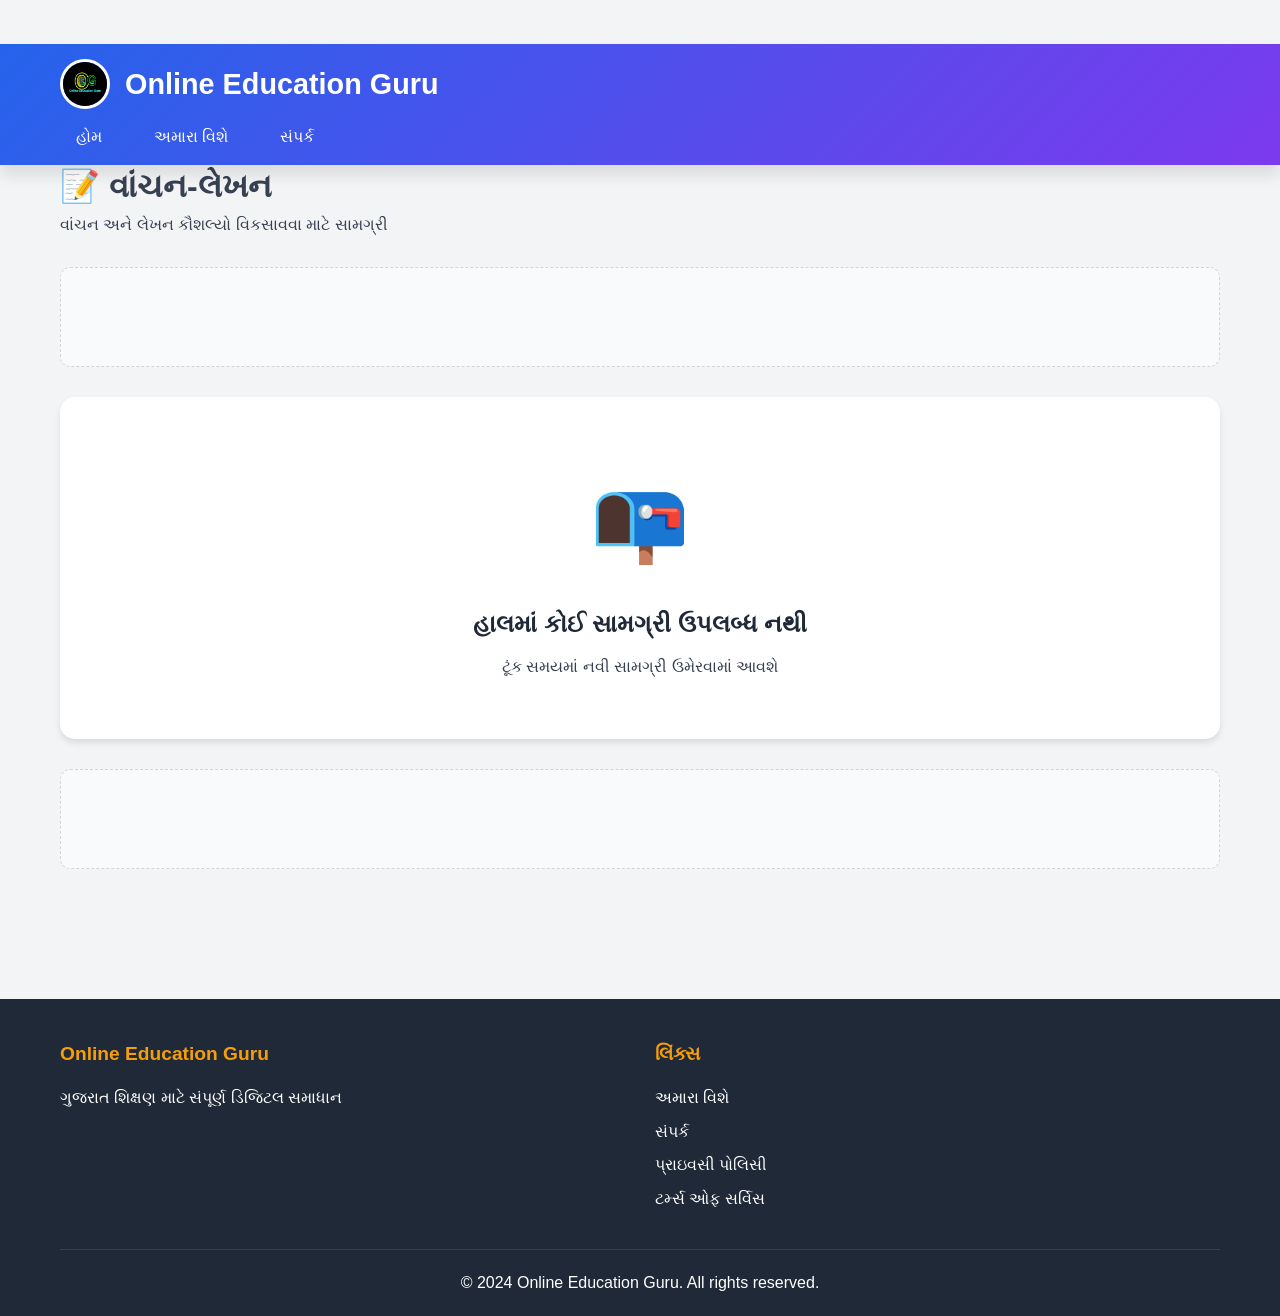
<file: pages/reading-writing.html>
<!DOCTYPE html>
<html lang="gu">
<head>
    <meta charset="UTF-8">
    <meta name="viewport" content="width=device-width, initial-scale=1.0">
    <title>વાંચન-લેખન - Online Education Guru</title>
    <link rel="icon" type="image/x-icon" href="../favicon.ico">
    <link rel="stylesheet" href="../css/style.css">
    <link rel="stylesheet" href="../css/tools.css">
    
    <!-- Google AdSense -->
    <script async src="https://pagead2.googlesyndication.com/pagead/js/adsbygoogle.js"></script>
</head>
<body>
    <!-- Header -->
    <header id="mainHeader">
        <div class="container">
            <div class="logo-container">
                <img src="../images/logo.png" alt="Online Education Guru Logo" class="logo">
                <h1 class="site-title">Online Education Guru</h1>
            </div>
            <nav class="main-nav">
                <button class="nav-toggle" id="navToggle">
                    <span></span>
                    <span></span>
                    <span></span>
                </button>
                <ul class="nav-menu" id="navMenu">
                    <li><a href="../index.html" class="nav-link">હોમ</a></li>
                    <li><a href="about.html" class="nav-link">અમારા વિશે</a></li>
                    <li><a href="contact.html" class="nav-link">સંપર્ક</a></li>
                </ul>
            </nav>
        </div>
    </header>

    <!-- Main Content -->
    <main class="tools-main">
        <div class="container">
            <div class="page-header">
                <h1 class="page-title">📝 વાંચન-લેખન</h1>
                <p class="page-subtitle">વાંચન અને લેખન કૌશલ્યો વિકસાવવા માટે સામગ્રી</p>
            </div>

            <!-- Ad Space -->
            <div class="ad-container">
                <ins class="adsbygoogle"
                     style="display:block"
                     data-ad-format="auto"
                     data-full-width-responsive="true"></ins>
            </div>

            <!-- Materials List -->
            <div class="materials-list" id="materialsList">
                <div class="loading-container">
                    <div class="loader"></div>
                    <p>સામગ્રી લોડ થઈ રહી છે...</p>
                </div>
            </div>

            <!-- No Materials Message -->
            <div id="noMaterialsMessage" style="display: none;">
                <div class="no-data-card">
                    <div class="no-data-icon">📭</div>
                    <h3>હાલમાં કોઈ સામગ્રી ઉપલબ્ધ નથી</h3>
                    <p>ટૂંક સમયમાં નવી સામગ્રી ઉમેરવામાં આવશે</p>
                </div>
            </div>

            <!-- Ad Space -->
            <div class="ad-container">
                <ins class="adsbygoogle"
                     style="display:block"
                     data-ad-format="auto"
                     data-full-width-responsive="true"></ins>
            </div>
        </div>
    </main>

    <!-- Footer -->
    <footer id="mainFooter">
        <div class="container">
            <div class="footer-content">
                <div class="footer-section">
                    <h4>Online Education Guru</h4>
                    <p>ગુજરાત શિક્ષણ માટે સંપૂર્ણ ડિજિટલ સમાધાન</p>
                </div>
                <div class="footer-section">
                    <h4>લિંક્સ</h4>
                    <ul>
                        <li><a href="about.html">અમારા વિશે</a></li>
                        <li><a href="contact.html">સંપર્ક</a></li>
                        <li><a href="privacy.html">પ્રાઇવસી પોલિસી</a></li>
                        <li><a href="terms.html">ટર્મ્સ ઓફ સર્વિસ</a></li>
                    </ul>
                </div>
            </div>
            <div class="footer-bottom">
                <p>&copy; 2024 Online Education Guru. All rights reserved.</p>
            </div>
        </div>
    </footer>

    <!-- Scripts -->
    <script src="../js/config.js"></script>
    <script src="../js/common.js"></script>
    <script src="../js/materials.js"></script>
    <script>
        // Set material type
        window.MATERIAL_TYPE = 'reading-writing';
        // Initialize AdSense
        (adsbygoogle = window.adsbygoogle || []).push({});
    </script>
</body>
</html>
</file>
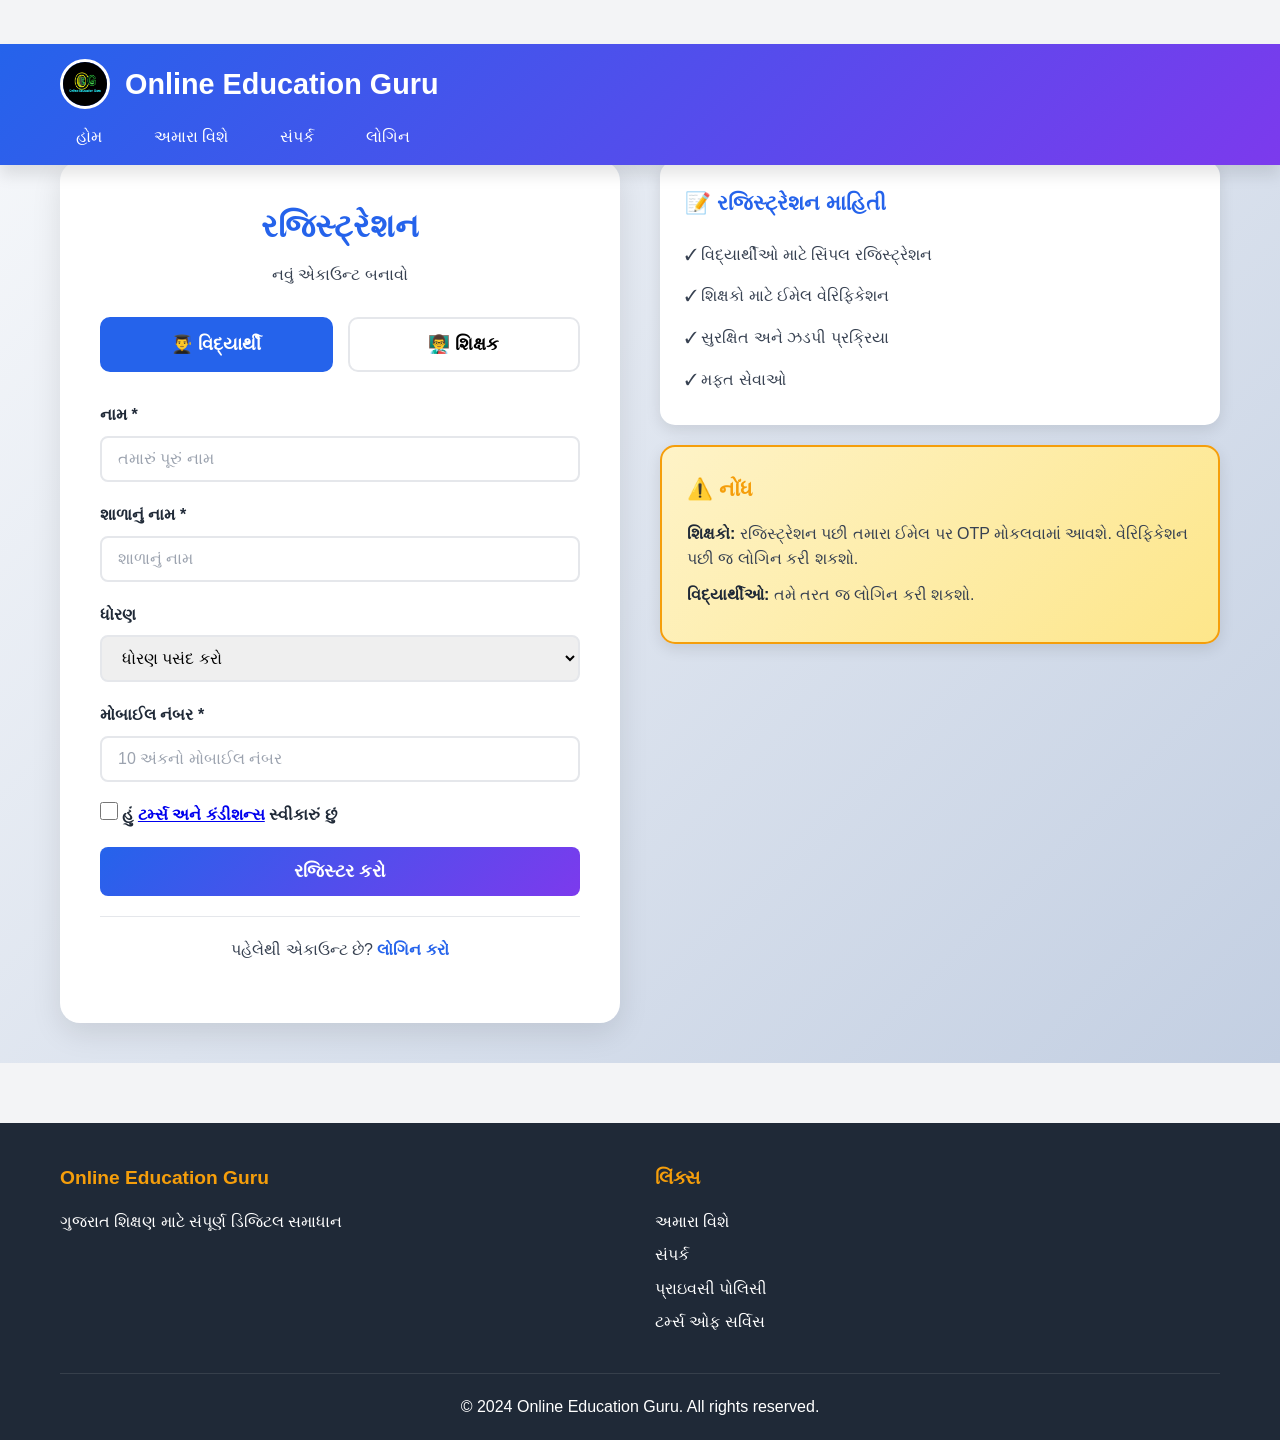
<file: pages/register.html>
<!DOCTYPE html>
<html lang="gu">
<head>
    <meta charset="UTF-8">
    <meta name="viewport" content="width=device-width, initial-scale=1.0">
    <title>રજિસ્ટ્રેશન - Online Education Guru</title>
    <link rel="icon" type="image/x-icon" href="../favicon.ico">
    <link rel="stylesheet" href="../css/style.css">
    <link rel="stylesheet" href="../css/auth.css">
</head>
<body>
    <!-- Header -->
    <header id="mainHeader">
        <div class="container">
            <div class="logo-container">
                <img src="../images/logo.png" alt="Online Education Guru Logo" class="logo">
                <h1 class="site-title">Online Education Guru</h1>
            </div>
            <nav class="main-nav">
                <button class="nav-toggle" id="navToggle">
                    <span></span>
                    <span></span>
                    <span></span>
                </button>
                <ul class="nav-menu" id="navMenu">
                    <li><a href="../index.html" class="nav-link">હોમ</a></li>
                    <li><a href="about.html" class="nav-link">અમારા વિશે</a></li>
                    <li><a href="contact.html" class="nav-link">સંપર્ક</a></li>
                    <li><a href="login.html" class="nav-link">લોગિન</a></li>
                </ul>
            </nav>
        </div>
    </header>

    <!-- Main Content -->
    <main class="auth-main">
        <div class="container">
            <div class="auth-container">
                <div class="auth-card">
                    <h2 class="auth-title">રજિસ્ટ્રેશન</h2>
                    <p class="auth-subtitle">નવું એકાઉન્ટ બનાવો</p>

                    <!-- User Type Selection -->
                    <div class="user-type-selector">
                        <button class="type-btn active" data-type="student" onclick="selectUserType('student')">
                            👨‍🎓 વિદ્યાર્થી
                        </button>
                        <button class="type-btn" data-type="teacher" onclick="selectUserType('teacher')">
                            👨‍🏫 શિક્ષક
                        </button>
                    </div>

                    <!-- Registration Form -->
                    <form id="registerForm" class="auth-form">
                        <input type="hidden" id="userType" value="student">

                        <!-- Common Fields -->
                        <div class="form-group">
                            <label for="name">નામ *</label>
                            <input type="text" id="name" name="name" class="form-input" 
                                   placeholder="તમારું પૂરું નામ" required>
                        </div>

                        <div class="form-group">
                            <label for="school">શાળાનું નામ *</label>
                            <input type="text" id="school" name="school" class="form-input" 
                                   placeholder="શાળાનું નામ" required>
                        </div>

                        <!-- Teacher Only Fields -->
                        <div id="teacherFields" style="display: none;">
                            <div class="form-group">
                                <label for="diasCode">શાળાનો ડાયસ કોડ *</label>
                                <input type="text" id="diasCode" name="diasCode" class="form-input" 
                                       placeholder="DISE કોડ">
                            </div>

                            <div class="form-group">
                                <label for="email">ઈમેલ એડ્રેસ *</label>
                                <input type="email" id="email" name="email" class="form-input" 
                                       placeholder="example@gmail.com">
                                <span class="error-text" id="emailError"></span>
                            </div>
                        </div>

                        <!-- Student Only Fields -->
                        <div id="studentFields">
                            <div class="form-group">
                                <label for="standard">ધોરણ</label>
                                <select id="standard" name="standard" class="form-input">
                                    <option value="">ધોરણ પસંદ કરો</option>
                                    <option value="balvatika">બાલ વાટિકા</option>
                                    <option value="1">ધોરણ 1</option>
                                    <option value="2">ધોરણ 2</option>
                                    <option value="3">ધોરણ 3</option>
                                    <option value="4">ધોરણ 4</option>
                                    <option value="5">ધોરણ 5</option>
                                    <option value="6">ધોરણ 6</option>
                                    <option value="7">ધોરણ 7</option>
                                    <option value="8">ધોરણ 8</option>
                                    <option value="9">ધોરણ 9</option>
                                    <option value="10">ધોરણ 10</option>
                                    <option value="11">ધોરણ 11</option>
                                    <option value="12">ધોરણ 12</option>
                                </select>
                            </div>
                        </div>

                        <div class="form-group">
                            <label for="mobile">મોબાઈલ નંબર *</label>
                            <input type="tel" id="mobile" name="mobile" class="form-input" 
                                   placeholder="10 અંકનો મોબાઈલ નંબર" maxlength="10" required>
                            <span class="error-text" id="mobileError"></span>
                        </div>

                        <!-- OTP Verification (Teacher Only) -->
                        <div id="otpSection" style="display: none;">
                            <div class="form-group">
                                <label for="otp">OTP *</label>
                                <input type="text" id="otp" name="otp" class="form-input" 
                                       placeholder="ઈમેલ પર મોકલેલ OTP" maxlength="6">
                                <button type="button" class="btn-link" onclick="resendOTP()">
                                    OTP ફરીથી મોકલો
                                </button>
                            </div>
                        </div>

                        <div class="form-group">
                            <label class="checkbox-label">
                                <input type="checkbox" id="terms" required>
                                હું <a href="terms.html" target="_blank">ટર્મ્સ અને કંડીશન્સ</a> સ્વીકારું છું
                            </label>
                        </div>

                        <div class="form-group">
                            <button type="submit" class="btn-primary btn-block" id="registerBtn">
                                <span class="btn-text">રજિસ્ટર કરો</span>
                                <span class="btn-loader" style="display: none;">⏳</span>
                            </button>
                        </div>

                        <div class="form-footer">
                            <p>પહેલેથી એકાઉન્ટ છે? <a href="login.html">લોગિન કરો</a></p>
                        </div>
                    </form>

                    <!-- Message Display -->
                    <div id="messageContainer"></div>
                </div>

                <!-- Info Section -->
                <div class="auth-info">
                    <div class="info-card">
                        <h3>📝 રજિસ્ટ્રેશન માહિતી</h3>
                        <ul>
                            <li>✓ વિદ્યાર્થીઓ માટે સિંપલ રજિસ્ટ્રેશન</li>
                            <li>✓ શિક્ષકો માટે ઈમેલ વેરિફિકેશન</li>
                            <li>✓ સુરક્ષિત અને ઝડપી પ્રક્રિયા</li>
                            <li>✓ મફત સેવાઓ</li>
                        </ul>
                    </div>
                    <div class="info-card alert-info">
                        <h3>⚠️ નોંધ</h3>
                        <p><strong>શિક્ષકો:</strong> રજિસ્ટ્રેશન પછી તમારા ઈમેલ પર OTP મોકલવામાં આવશે. વેરિફિકેશન પછી જ લોગિન કરી શકશો.</p>
                        <p><strong>વિદ્યાર્થીઓ:</strong> તમે તરત જ લોગિન કરી શકશો.</p>
                    </div>
                </div>
            </div>
        </div>
    </main>

    <!-- Footer -->
    <footer id="mainFooter">
        <div class="container">
            <div class="footer-content">
                <div class="footer-section">
                    <h4>Online Education Guru</h4>
                    <p>ગુજરાત શિક્ષણ માટે સંપૂર્ણ ડિજિટલ સમાધાન</p>
                </div>
                <div class="footer-section">
                    <h4>લિંક્સ</h4>
                    <ul>
                        <li><a href="about.html">અમારા વિશે</a></li>
                        <li><a href="contact.html">સંપર્ક</a></li>
                        <li><a href="privacy.html">પ્રાઇવસી પોલિસી</a></li>
                        <li><a href="terms.html">ટર્મ્સ ઓફ સર્વિસ</a></li>
                    </ul>
                </div>
            </div>
            <div class="footer-bottom">
                <p>&copy; 2024 Online Education Guru. All rights reserved.</p>
            </div>
        </div>
    </footer>

    <!-- Scripts -->
    <script src="../js/config.js"></script>
    <script src="../js/common.js"></script>
    <script src="../js/auth.js"></script>
</body>
</html>
</file>
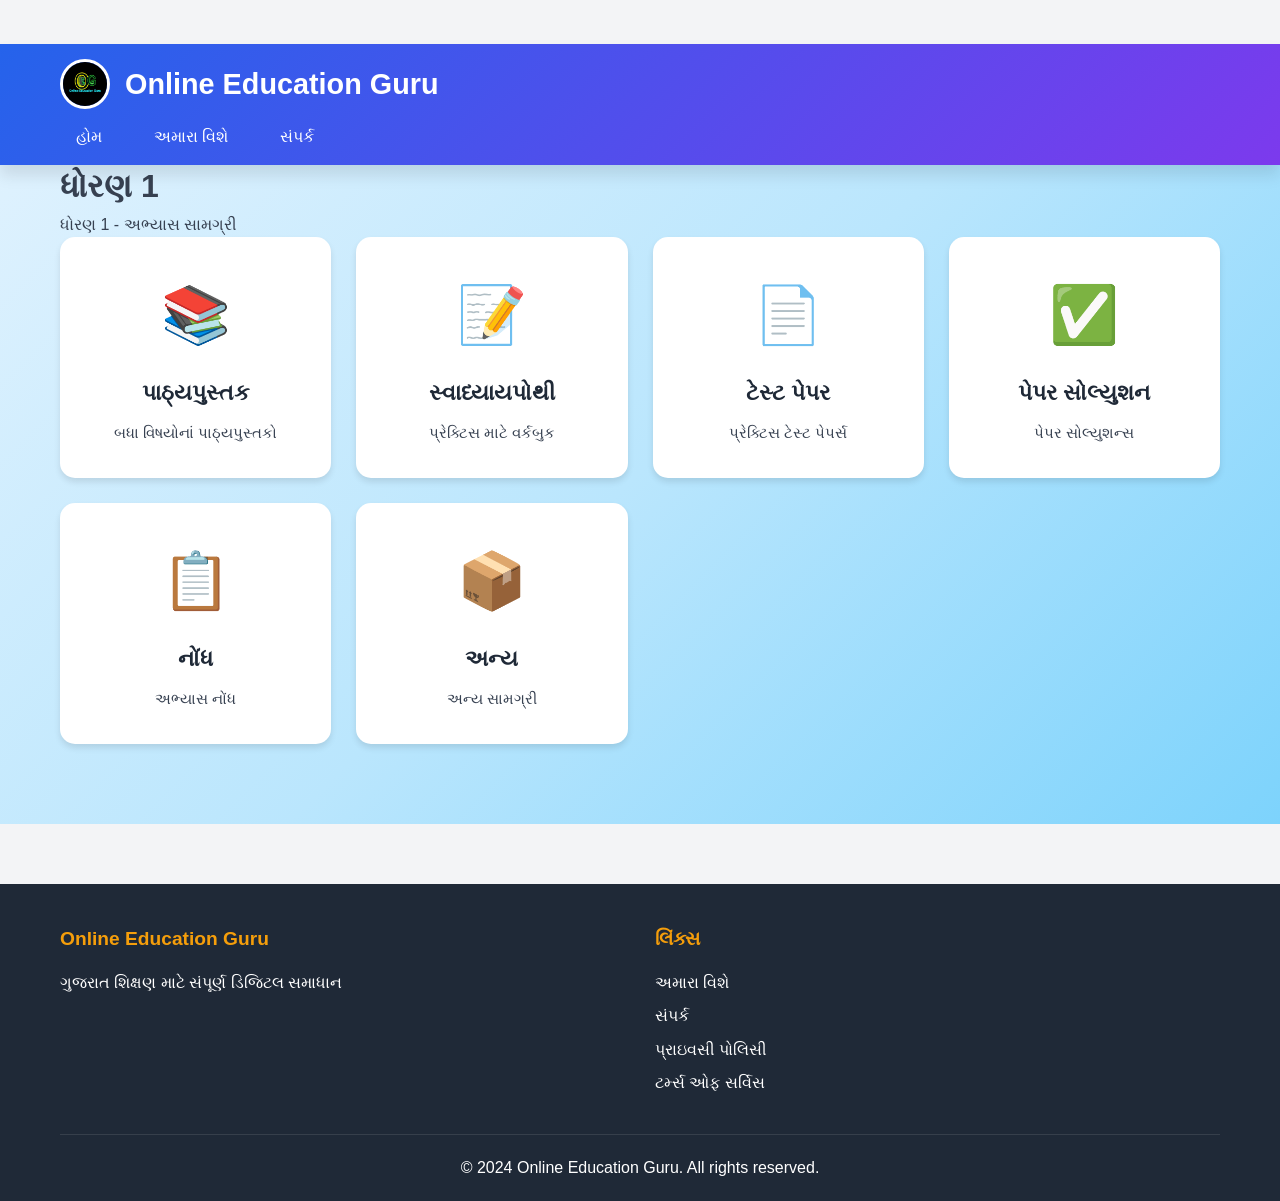
<file: pages/standard.html>
<!DOCTYPE html>
<html lang="gu">
<head>
    <meta charset="UTF-8">
    <meta name="viewport" content="width=device-width, initial-scale=1.0">
    <title>ધોરણ - Online Education Guru</title>
    <link rel="icon" type="image/x-icon" href="../favicon.ico">
    <link rel="stylesheet" href="../css/style.css">
    <link rel="stylesheet" href="../css/standard.css">
    
    <!-- Google AdSense -->
    <script async src="https://pagead2.googlesyndication.com/pagead/js/adsbygoogle.js"></script>
</head>
<body>
    <!-- Header -->
    <header id="mainHeader">
        <div class="container">
            <div class="logo-container">
                <img src="../images/logo.png" alt="Online Education Guru Logo" class="logo">
                <h1 class="site-title">Online Education Guru</h1>
            </div>
            <nav class="main-nav">
                <button class="nav-toggle" id="navToggle">
                    <span></span>
                    <span></span>
                    <span></span>
                </button>
                <ul class="nav-menu" id="navMenu">
                    <li><a href="../index.html" class="nav-link">હોમ</a></li>
                    <li><a href="about.html" class="nav-link">અમારા વિશે</a></li>
                    <li><a href="contact.html" class="nav-link">સંપર્ક</a></li>
                </ul>
            </nav>
        </div>
    </header>

    <!-- Main Content -->
    <main class="standard-main">
        <div class="container">
            <div class="page-header">
                <h1 class="page-title" id="standardTitle">ધોરણ</h1>
                <p class="page-subtitle" id="standardSubtitle">અભ્યાસ સામગ્રી</p>
            </div>

            <!-- Ad Space -->
            <div class="ad-container">
                <ins class="adsbygoogle"
                     style="display:block"
                     data-ad-format="auto"
                     data-full-width-responsive="true"></ins>
            </div>

            <!-- Material Types -->
            <div class="material-types-grid" id="materialTypesGrid">
                <div class="material-type-card" onclick="showMaterialsByType('textbook')">
                    <div class="type-icon">📚</div>
                    <h3>પાઠ્યપુસ્તક</h3>
                    <p>બધા વિષયોનાં પાઠ્યપુસ્તકો</p>
                </div>
                
                <div class="material-type-card" onclick="showMaterialsByType('workbook')">
                    <div class="type-icon">📝</div>
                    <h3>સ્વાધ્યાયપોથી</h3>
                    <p>પ્રેક્ટિસ માટે વર્કબુક</p>
                </div>
                
                <div class="material-type-card" onclick="showMaterialsByType('testpaper')">
                    <div class="type-icon">📄</div>
                    <h3>ટેસ્ટ પેપર</h3>
                    <p>પ્રેક્ટિસ ટેસ્ટ પેપર્સ</p>
                </div>
                
                <div class="material-type-card" onclick="showMaterialsByType('solution')">
                    <div class="type-icon">✅</div>
                    <h3>પેપર સોલ્યુશન</h3>
                    <p>પેપર સોલ્યુશન્સ</p>
                </div>
                
                <div class="material-type-card" onclick="showMaterialsByType('notes')">
                    <div class="type-icon">📋</div>
                    <h3>નોંધ</h3>
                    <p>અભ્યાસ નોંધ</p>
                </div>
                
                <div class="material-type-card" onclick="showMaterialsByType('other')">
                    <div class="type-icon">📦</div>
                    <h3>અન્ય</h3>
                    <p>અન્ય સામગ્રી</p>
                </div>
            </div>

            <!-- Materials Section -->
            <div id="materialsSection" style="display: none;">
                <div class="section-header">
                    <h2 id="materialTypeTitle">સામગ્રી</h2>
                    <button class="btn-back" onclick="showMaterialTypes()">⬅️ પાછા જાઓ</button>
                </div>
                
                <!-- Ad Space -->
                <div class="ad-container">
                    <ins class="adsbygoogle"
                         style="display:block"
                         data-ad-format="auto"
                         data-full-width-responsive="true"></ins>
                </div>
                
                <div class="materials-list" id="materialsList">
                    <div class="loading-container">
                        <div class="loader"></div>
                        <p>સામગ્રી લોડ થઈ રહી છે...</p>
                    </div>
                </div>
            </div>

            <!-- No Materials Message -->
            <div id="noMaterialsMessage" style="display: none;">
                <div class="no-data-card">
                    <div class="no-data-icon">📭</div>
                    <h3>આ પ્રકારની સામગ્રી ઉપલબ્ધ નથી</h3>
                    <p>ટૂંક સમયમાં નવી સામગ્રી ઉમેરવામાં આવશે</p>
                </div>
            </div>

            <!-- Ad Space -->
            <div class="ad-container">
                <ins class="adsbygoogle"
                     style="display:block"
                     data-ad-format="auto"
                     data-full-width-responsive="true"></ins>
            </div>
        </div>
    </main>

    <!-- Footer -->
    <footer id="mainFooter">
        <div class="container">
            <div class="footer-content">
                <div class="footer-section">
                    <h4>Online Education Guru</h4>
                    <p>ગુજરાત શિક્ષણ માટે સંપૂર્ણ ડિજિટલ સમાધાન</p>
                </div>
                <div class="footer-section">
                    <h4>લિંક્સ</h4>
                    <ul>
                        <li><a href="about.html">અમારા વિશે</a></li>
                        <li><a href="contact.html">સંપર્ક</a></li>
                        <li><a href="privacy.html">પ્રાઇવસી પોલિસી</a></li>
                        <li><a href="terms.html">ટર્મ્સ ઓફ સર્વિસ</a></li>
                    </ul>
                </div>
            </div>
            <div class="footer-bottom">
                <p>&copy; 2024 Online Education Guru. All rights reserved.</p>
            </div>
        </div>
    </footer>

    <!-- Scripts -->
    <script src="../js/config.js"></script>
    <script src="../js/common.js"></script>
    <script src="../js/standard.js"></script>
    <script>
        // Initialize AdSense
        (adsbygoogle = window.adsbygoogle || []).push({});
    </script>
</body>
</html>
</file>
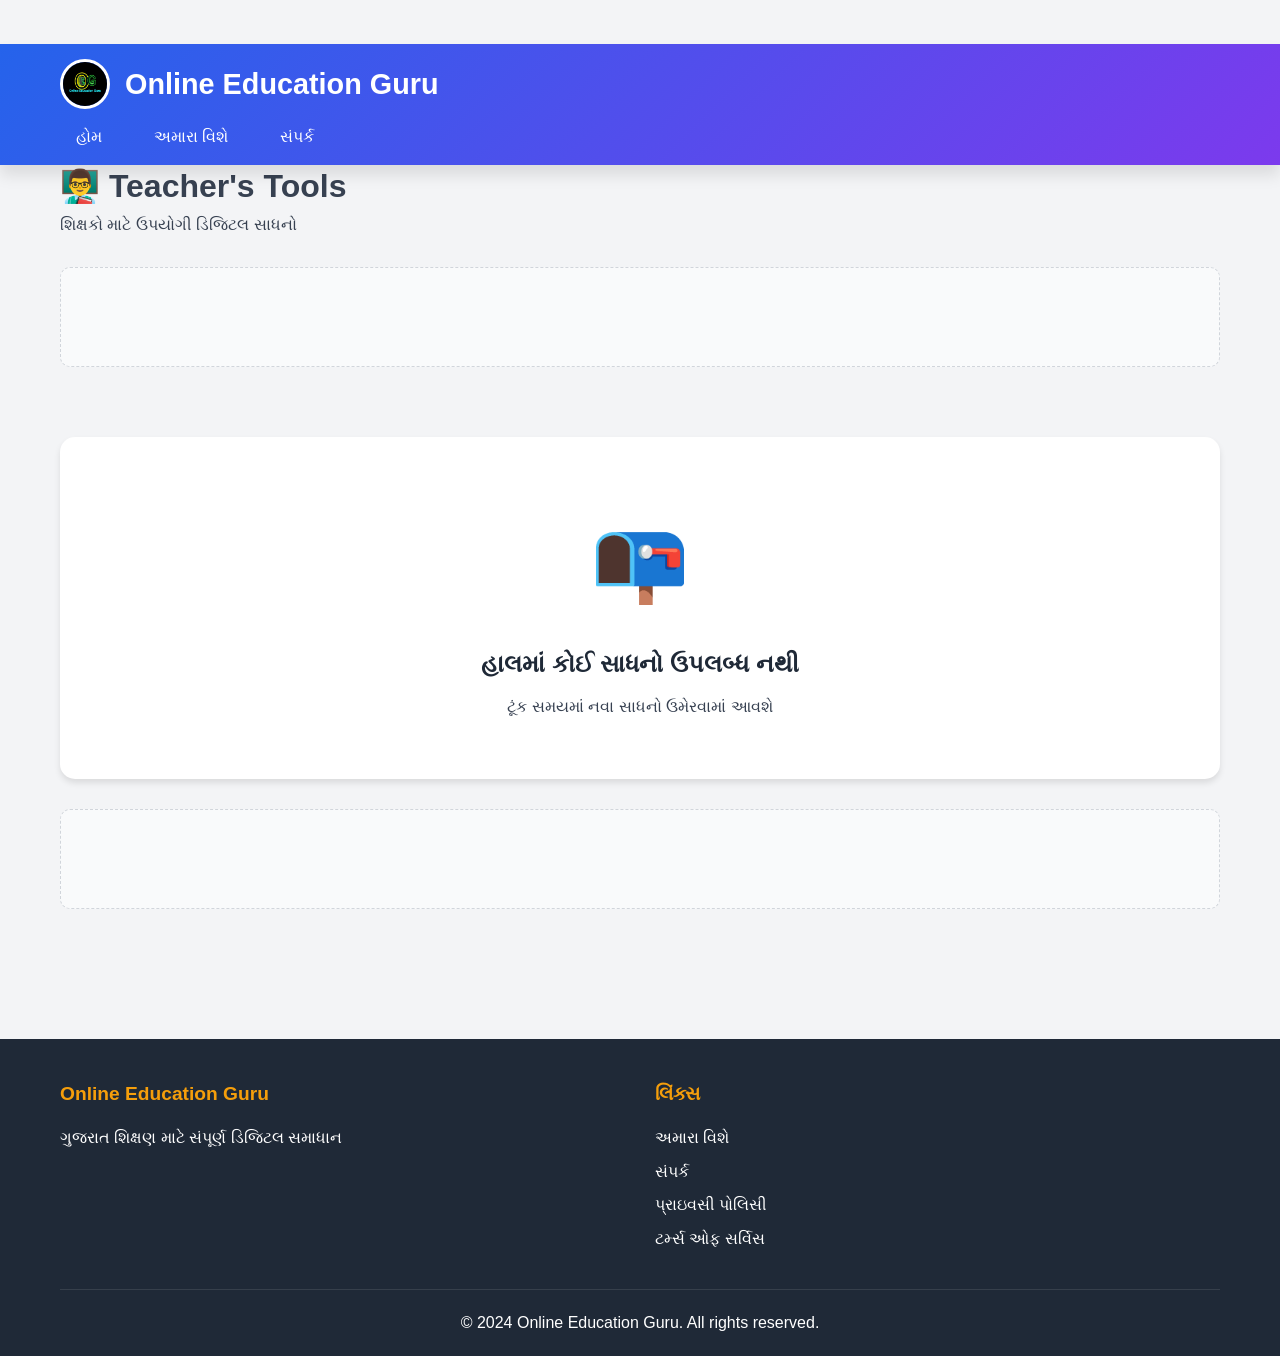
<file: pages/teachers-tools.html>
<!DOCTYPE html>
<html lang="gu">
<head>
    <meta charset="UTF-8">
    <meta name="viewport" content="width=device-width, initial-scale=1.0">
    <title>Teacher's Tools - Online Education Guru</title>
    <link rel="icon" type="image/x-icon" href="../favicon.ico">
    <link rel="stylesheet" href="../css/style.css">
    <link rel="stylesheet" href="../css/tools.css">
    
    <!-- Google AdSense -->
    <script async src="https://pagead2.googlesyndication.com/pagead/js/adsbygoogle.js"></script>
</head>
<body>
    <!-- Header -->
    <header id="mainHeader">
        <div class="container">
            <div class="logo-container">
                <img src="../images/logo.png" alt="Online Education Guru Logo" class="logo">
                <h1 class="site-title">Online Education Guru</h1>
            </div>
            <nav class="main-nav">
                <button class="nav-toggle" id="navToggle">
                    <span></span>
                    <span></span>
                    <span></span>
                </button>
                <ul class="nav-menu" id="navMenu">
                    <li><a href="../index.html" class="nav-link">હોમ</a></li>
                    <li><a href="about.html" class="nav-link">અમારા વિશે</a></li>
                    <li><a href="contact.html" class="nav-link">સંપર્ક</a></li>
                </ul>
            </nav>
        </div>
    </header>

    <!-- Main Content -->
    <main class="tools-main">
        <div class="container">
            <div class="page-header">
                <h1 class="page-title">👨‍🏫 Teacher's Tools</h1>
                <p class="page-subtitle">શિક્ષકો માટે ઉપયોગી ડિજિટલ સાધનો</p>
            </div>

            <!-- Ad Space -->
            <div class="ad-container">
                <ins class="adsbygoogle"
                     style="display:block"
                     data-ad-format="auto"
                     data-full-width-responsive="true"></ins>
            </div>

            <!-- Tools Grid -->
            <div class="tools-grid" id="toolsGrid">
                <div class="loading-container">
                    <div class="loader"></div>
                    <p>સાધનો લોડ થઈ રહ્યા છે...</p>
                </div>
            </div>

            <!-- No Tools Message -->
            <div id="noToolsMessage" style="display: none;">
                <div class="no-data-card">
                    <div class="no-data-icon">📭</div>
                    <h3>હાલમાં કોઈ સાધનો ઉપલબ્ધ નથી</h3>
                    <p>ટૂંક સમયમાં નવા સાધનો ઉમેરવામાં આવશે</p>
                </div>
            </div>

            <!-- Ad Space -->
            <div class="ad-container">
                <ins class="adsbygoogle"
                     style="display:block"
                     data-ad-format="auto"
                     data-full-width-responsive="true"></ins>
            </div>
        </div>
    </main>

    <!-- Footer -->
    <footer id="mainFooter">
        <div class="container">
            <div class="footer-content">
                <div class="footer-section">
                    <h4>Online Education Guru</h4>
                    <p>ગુજરાત શિક્ષણ માટે સંપૂર્ણ ડિજિટલ સમાધાન</p>
                </div>
                <div class="footer-section">
                    <h4>લિંક્સ</h4>
                    <ul>
                        <li><a href="about.html">અમારા વિશે</a></li>
                        <li><a href="contact.html">સંપર્ક</a></li>
                        <li><a href="privacy.html">પ્રાઇવસી પોલિસી</a></li>
                        <li><a href="terms.html">ટર્મ્સ ઓફ સર્વિસ</a></li>
                    </ul>
                </div>
            </div>
            <div class="footer-bottom">
                <p>&copy; 2024 Online Education Guru. All rights reserved.</p>
            </div>
        </div>
    </footer>

    <!-- Scripts -->
    <script src="../js/config.js"></script>
    <script src="../js/common.js"></script>
    <script src="../js/tools.js"></script>
    <script>
        // Initialize AdSense
        (adsbygoogle = window.adsbygoogle || []).push({});
    </script>
</body>
</html>
</file>
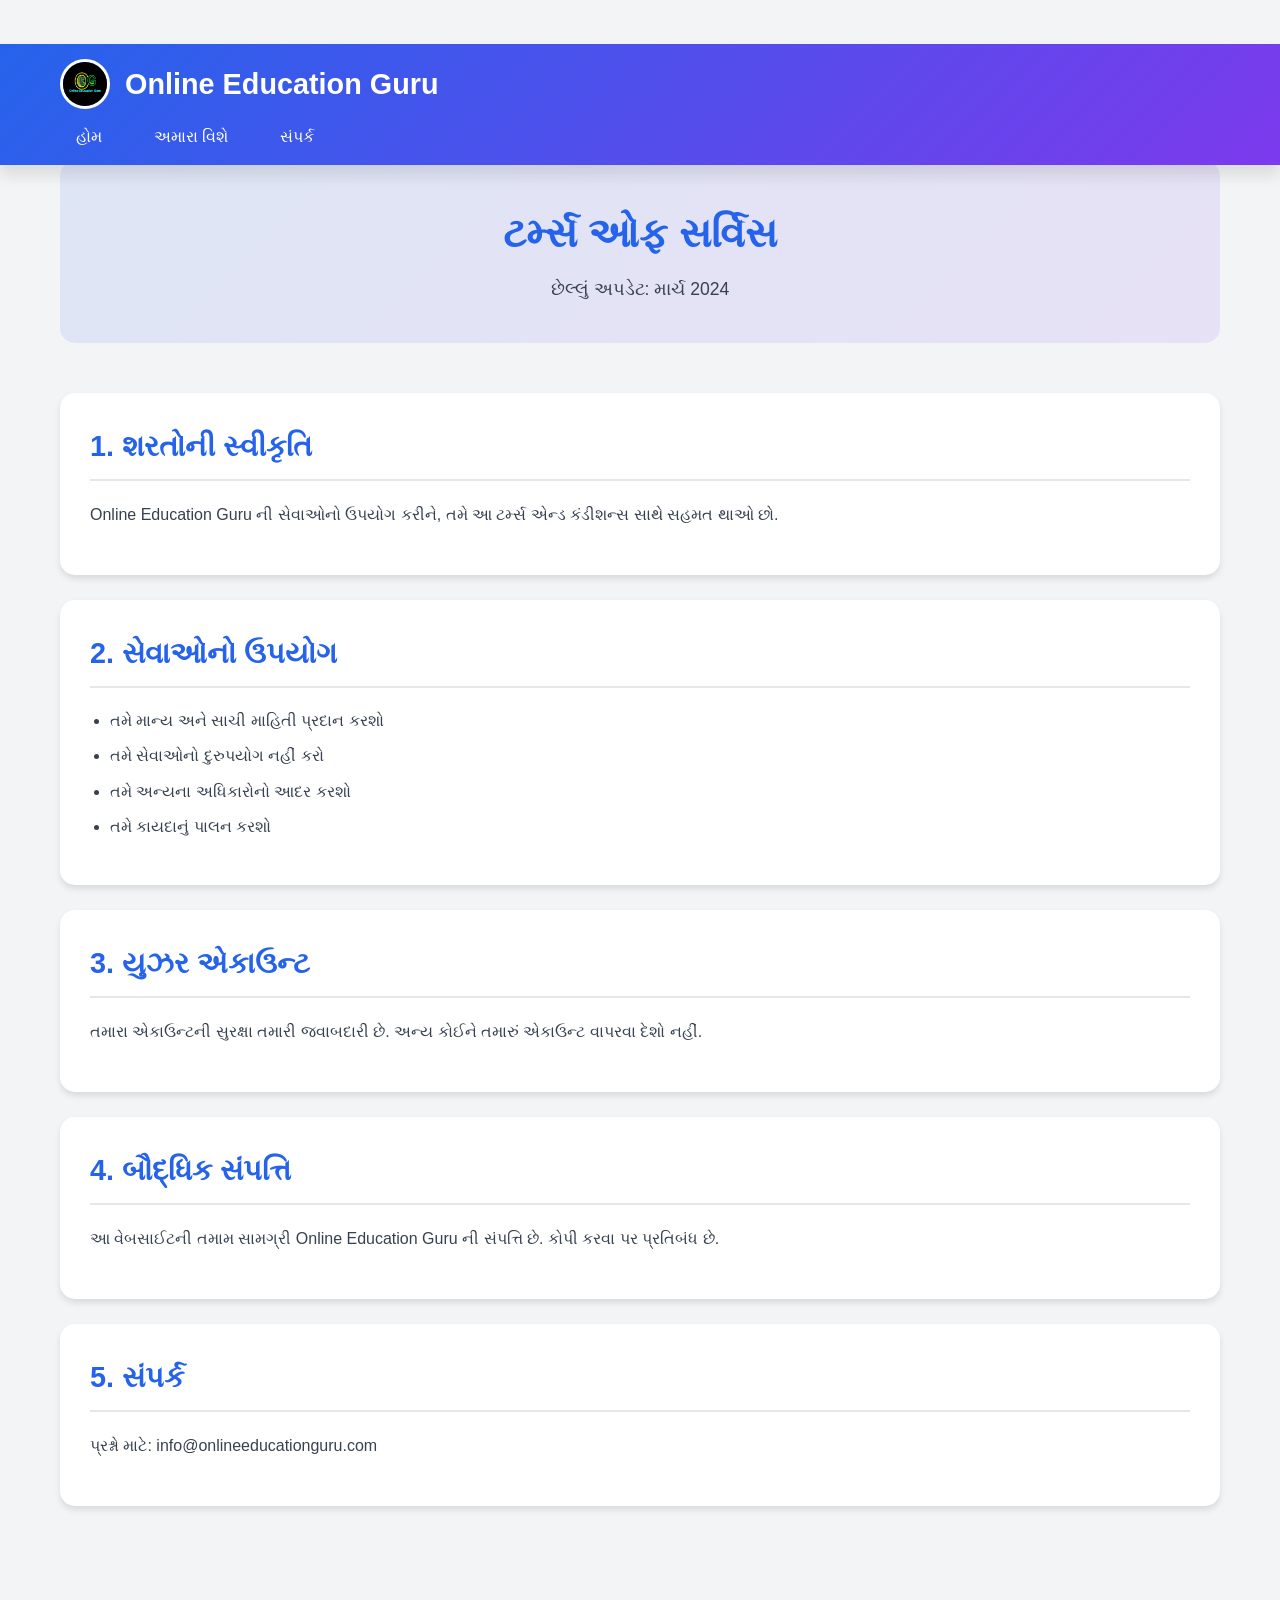
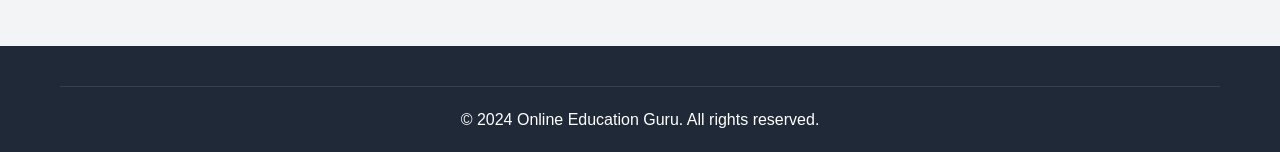
<file: pages/terms.html>
<!DOCTYPE html>
<html lang="gu">
<head>
    <meta charset="UTF-8">
    <meta name="viewport" content="width=device-width, initial-scale=1.0">
    <title>ટર્મ્સ ઓફ સર્વિસ - Online Education Guru</title>
    <link rel="icon" type="image/x-icon" href="../favicon.ico">
    <link rel="stylesheet" href="../css/style.css">
    <link rel="stylesheet" href="../css/pages.css">
</head>
<body>
    <header id="mainHeader">
        <div class="container">
            <div class="logo-container">
                <img src="../images/logo.png" alt="Logo" class="logo">
                <h1 class="site-title">Online Education Guru</h1>
            </div>
            <nav class="main-nav">
                <ul class="nav-menu" id="navMenu">
                    <li><a href="../index.html" class="nav-link">હોમ</a></li>
                    <li><a href="about.html" class="nav-link">અમારા વિશે</a></li>
                    <li><a href="contact.html" class="nav-link">સંપર્ક</a></li>
                </ul>
            </nav>
        </div>
    </header>

    <main class="page-content">
        <div class="container">
            <div class="page-header">
                <h1 class="page-title">ટર્મ્સ ઓફ સર્વિસ</h1>
                <p class="page-subtitle">છેલ્લું અપડેટ: માર્ચ 2024</p>
            </div>

            <div class="content-section">
                <div class="content-card">
                    <h2>1. શરતોની સ્વીકૃતિ</h2>
                    <p>Online Education Guru ની સેવાઓનો ઉપયોગ કરીને, તમે આ ટર્મ્સ એન્ડ કંડીશન્સ સાથે સહમત થાઓ છો.</p>
                </div>

                <div class="content-card">
                    <h2>2. સેવાઓનો ઉપયોગ</h2>
                    <ul>
                        <li>તમે માન્ય અને સાચી માહિતી પ્રદાન કરશો</li>
                        <li>તમે સેવાઓનો દુરુપયોગ નહીં કરો</li>
                        <li>તમે અન્યના અધિકારોનો આદર કરશો</li>
                        <li>તમે કાયદાનું પાલન કરશો</li>
                    </ul>
                </div>

                <div class="content-card">
                    <h2>3. યુઝર એકાઉન્ટ</h2>
                    <p>તમારા એકાઉન્ટની સુરક્ષા તમારી જવાબદારી છે. અન્ય કોઈને તમારું એકાઉન્ટ વાપરવા દેશો નહીં.</p>
                </div>

                <div class="content-card">
                    <h2>4. બૌદ્ધિક સંપત્તિ</h2>
                    <p>આ વેબસાઈટની તમામ સામગ્રી Online Education Guru ની સંપત્તિ છે. કોપી કરવા પર પ્રતિબંધ છે.</p>
                </div>

                <div class="content-card">
                    <h2>5. સંપર્ક</h2>
                    <p>પ્રશ્નો માટે: info@onlineeducationguru.com</p>
                </div>
            </div>
        </div>
    </main>

    <footer id="mainFooter">
        <div class="container">
            <div class="footer-bottom">
                <p>&copy; 2024 Online Education Guru. All rights reserved.</p>
            </div>
        </div>
    </footer>

    <script src="../js/config.js"></script>
    <script src="../js/common.js"></script>
</body>
</html>
</file>
<file: css/style.css>
/* Online Education Guru - Main Stylesheet */

/* CSS Variables */
:root {
    --primary-color: #2563eb;
    --secondary-color: #7c3aed;
    --accent-color: #f59e0b;
    --success-color: #10b981;
    --danger-color: #ef4444;
    --dark-color: #1f2937;
    --light-color: #f3f4f6;
    --white: #ffffff;
    --text-color: #374151;
    --border-color: #e5e7eb;
    --shadow: 0 4px 6px rgba(0, 0, 0, 0.1);
    --shadow-lg: 0 10px 15px rgba(0, 0, 0, 0.1);
    --transition: all 0.3s ease;
}

/* Reset & Base Styles */
* {
    margin: 0;
    padding: 0;
    box-sizing: border-box;
}

body {
    font-family: 'Noto Sans Gujarati', 'Segoe UI', Tahoma, Geneva, Verdana, sans-serif;
    line-height: 1.6;
    color: var(--text-color);
    background-color: var(--light-color);
    overflow-x: hidden;
}

/* Disable Right Click & Text Selection */
body {
    -webkit-user-select: none;
    -moz-user-select: none;
    -ms-user-select: none;
    user-select: none;
}

.container {
    max-width: 1200px;
    margin: 0 auto;
    padding: 0 20px;
}

/* Breaking News Ticker */
.news-ticker-container {
    background: linear-gradient(135deg, var(--danger-color), var(--accent-color));
    color: var(--white);
    padding: 10px 0;
    overflow: hidden;
    position: sticky;
    top: 0;
    z-index: 1000;
    box-shadow: var(--shadow);
}

.news-ticker {
    display: flex;
    align-items: center;
    overflow: hidden;
}

.news-ticker-label {
    background-color: var(--dark-color);
    padding: 5px 15px;
    font-weight: bold;
    border-radius: 5px;
    margin: 0 10px;
    white-space: nowrap;
    display: inline-block;
}

.news-ticker-content {
    display: flex;
    animation: scroll-news 30s linear infinite;
    white-space: nowrap;
}

.news-item {
    display: inline-block;
    padding: 0 50px;
    cursor: pointer;
    transition: var(--transition);
}

.news-item:hover {
    transform: scale(1.05);
    color: var(--accent-color);
}

@keyframes scroll-news {
    0% {
        transform: translateX(100%);
    }
    100% {
        transform: translateX(-100%);
    }
}

/* Header */
header {
    background: linear-gradient(135deg, var(--primary-color), var(--secondary-color));
    color: var(--white);
    padding: 15px 0;
    box-shadow: var(--shadow-lg);
    position: sticky;
    top: 44px;
    z-index: 999;
}

.logo-container {
    display: flex;
    align-items: center;
    gap: 15px;
}

.logo {
    width: 50px;
    height: 50px;
    border-radius: 50%;
    object-fit: cover;
    border: 3px solid var(--white);
}

.site-title {
    font-size: 1.8rem;
    font-weight: bold;
}

/* Navigation */
.main-nav {
    margin-top: 15px;
}

.nav-toggle {
    display: none;
    background: none;
    border: none;
    cursor: pointer;
    padding: 5px;
}

.nav-toggle span {
    display: block;
    width: 25px;
    height: 3px;
    background-color: var(--white);
    margin: 5px 0;
    transition: var(--transition);
}

.nav-menu {
    list-style: none;
    display: flex;
    gap: 20px;
    flex-wrap: wrap;
}

.nav-link {
    color: var(--white);
    text-decoration: none;
    padding: 8px 16px;
    border-radius: 5px;
    transition: var(--transition);
    font-weight: 500;
}

.nav-link:hover,
.nav-link.active {
    background-color: rgba(255, 255, 255, 0.2);
    transform: translateY(-2px);
}

/* Main Content */
.main-content {
    padding: 40px 0;
    min-height: calc(100vh - 300px);
}

/* Welcome Section */
.welcome-section {
    text-align: center;
    margin-bottom: 50px;
    padding: 40px 20px;
    background: linear-gradient(135deg, rgba(37, 99, 235, 0.1), rgba(124, 58, 237, 0.1));
    border-radius: 15px;
}

.section-title {
    font-size: 2.5rem;
    color: var(--primary-color);
    margin-bottom: 15px;
    font-weight: bold;
}

.section-subtitle {
    font-size: 1.2rem;
    color: var(--text-color);
}

/* Categories Grid */
.category-row {
    margin-bottom: 50px;
}

.row-title {
    font-size: 1.8rem;
    color: var(--dark-color);
    margin-bottom: 25px;
    padding-bottom: 10px;
    border-bottom: 3px solid var(--primary-color);
    display: inline-block;
}

.cards-container {
    display: grid;
    grid-template-columns: repeat(auto-fill, minmax(280px, 1fr));
    gap: 25px;
}

.standards-grid {
    grid-template-columns: repeat(auto-fill, minmax(200px, 1fr));
}

.quiz-grid {
    grid-template-columns: repeat(auto-fill, minmax(220px, 1fr));
}

/* Category Card */
.category-card {
    background: var(--white);
    border-radius: 15px;
    padding: 30px 20px;
    text-align: center;
    box-shadow: var(--shadow);
    cursor: pointer;
    transition: var(--transition);
    border: 2px solid transparent;
}

.category-card:hover {
    transform: translateY(-10px) scale(1.02);
    box-shadow: var(--shadow-lg);
    border-color: var(--primary-color);
}

.card-icon {
    font-size: 3rem;
    margin-bottom: 15px;
    animation: bounce 2s infinite;
}

.card-title {
    font-size: 1.3rem;
    color: var(--dark-color);
    margin-bottom: 10px;
    font-weight: 600;
}

.card-description {
    font-size: 0.95rem;
    color: var(--text-color);
}

/* Leaderboard */
.leaderboard-container {
    background: var(--white);
    border-radius: 15px;
    padding: 25px;
    box-shadow: var(--shadow);
}

.loading {
    text-align: center;
    padding: 20px;
    color: var(--text-color);
}

/* Footer */
footer {
    background-color: var(--dark-color);
    color: var(--white);
    padding: 40px 0 20px;
    margin-top: 60px;
}

.footer-content {
    display: grid;
    grid-template-columns: repeat(auto-fit, minmax(250px, 1fr));
    gap: 30px;
    margin-bottom: 30px;
}

.footer-section h4 {
    color: var(--accent-color);
    margin-bottom: 15px;
    font-size: 1.2rem;
}

.footer-section ul {
    list-style: none;
}

.footer-section ul li {
    margin-bottom: 8px;
}

.footer-section a {
    color: var(--white);
    text-decoration: none;
    transition: var(--transition);
}

.footer-section a:hover {
    color: var(--accent-color);
    padding-left: 5px;
}

.footer-bottom {
    text-align: center;
    padding-top: 20px;
    border-top: 1px solid rgba(255, 255, 255, 0.1);
}

/* Animations */
@keyframes bounce {
    0%, 100% {
        transform: translateY(0);
    }
    50% {
        transform: translateY(-10px);
    }
}

.animate-fade-in {
    animation: fadeIn 1s ease-in;
}

@keyframes fadeIn {
    from {
        opacity: 0;
    }
    to {
        opacity: 1;
    }
}

.animate-slide-up {
    animation: slideUp 0.6s ease-out forwards;
    opacity: 0;
}

@keyframes slideUp {
    from {
        opacity: 0;
        transform: translateY(30px);
    }
    to {
        opacity: 1;
        transform: translateY(0);
    }
}

/* Add staggered animation delay */
.category-card:nth-child(1) { animation-delay: 0.1s; }
.category-card:nth-child(2) { animation-delay: 0.2s; }
.category-card:nth-child(3) { animation-delay: 0.3s; }
.category-card:nth-child(4) { animation-delay: 0.4s; }
.category-card:nth-child(5) { animation-delay: 0.5s; }
.category-card:nth-child(6) { animation-delay: 0.6s; }

/* Responsive Design */
@media (max-width: 768px) {
    .nav-toggle {
        display: block;
        position: absolute;
        right: 20px;
        top: 20px;
    }

    .nav-menu {
        display: none;
        flex-direction: column;
        width: 100%;
        margin-top: 15px;
    }

    .nav-menu.active {
        display: flex;
    }

    .site-title {
        font-size: 1.4rem;
    }

    .section-title {
        font-size: 1.8rem;
    }

    .cards-container,
    .standards-grid,
    .quiz-grid {
        grid-template-columns: repeat(auto-fill, minmax(150px, 1fr));
        gap: 15px;
    }

    .category-card {
        padding: 20px 15px;
    }

    .card-icon {
        font-size: 2.5rem;
    }

    .card-title {
        font-size: 1.1rem;
    }

    header {
        top: 40px;
    }
}

@media (max-width: 480px) {
    .cards-container,
    .standards-grid,
    .quiz-grid {
        grid-template-columns: 1fr;
    }

    .news-ticker-label {
        font-size: 0.9rem;
        padding: 5px 10px;
    }
}

/* Print Styles */
@media print {
    .news-ticker-container,
    header,
    footer,
    .nav-menu {
        display: none;
    }
}
</file>
<file: css/pages.css>
/* Static Pages Stylesheet */

.page-content {
    padding: 40px 0;
    min-height: calc(100vh - 200px);
}

.page-header {
    text-align: center;
    margin-bottom: 50px;
    padding: 40px 20px;
    background: linear-gradient(135deg, rgba(37, 99, 235, 0.1), rgba(124, 58, 237, 0.1));
    border-radius: 15px;
}

.page-title {
    font-size: 2.5rem;
    color: var(--primary-color);
    margin-bottom: 10px;
}

.page-subtitle {
    font-size: 1.1rem;
    color: var(--text-color);
}

.content-section {
    margin-bottom: 40px;
}

.content-card {
    background: var(--white);
    border-radius: 15px;
    padding: 30px;
    margin-bottom: 25px;
    box-shadow: var(--shadow);
    animation: fadeIn 0.6s ease-out;
}

.content-card h2 {
    color: var(--primary-color);
    font-size: 1.8rem;
    margin-bottom: 20px;
    padding-bottom: 10px;
    border-bottom: 2px solid var(--border-color);
}

.content-card h3 {
    color: var(--dark-color);
    font-size: 1.3rem;
    margin: 20px 0 10px;
}

.content-card p {
    line-height: 1.8;
    margin-bottom: 15px;
    color: var(--text-color);
}

.content-card ul,
.content-card ol {
    margin-left: 20px;
    margin-bottom: 15px;
}

.content-card li {
    margin-bottom: 10px;
    line-height: 1.6;
    color: var(--text-color);
}

/* Feature List */
.feature-list {
    list-style: none;
    margin-left: 0;
}

.feature-list li {
    padding: 12px 0;
    border-bottom: 1px solid var(--border-color);
}

.feature-list li:last-child {
    border-bottom: none;
}

/* Services Grid */
.services-grid {
    display: grid;
    grid-template-columns: repeat(auto-fit, minmax(250px, 1fr));
    gap: 25px;
    margin-top: 25px;
}

.service-item {
    text-align: center;
    padding: 25px;
    border: 2px solid var(--border-color);
    border-radius: 12px;
    transition: var(--transition);
}

.service-item:hover {
    border-color: var(--primary-color);
    transform: translateY(-5px);
    box-shadow: var(--shadow-lg);
}

.service-icon {
    font-size: 3rem;
    margin-bottom: 15px;
}

.service-item h3 {
    color: var(--primary-color);
    margin: 10px 0;
}

.service-item p {
    margin: 0;
    font-size: 0.95rem;
}

/* Benefits List */
.benefits-list {
    display: flex;
    flex-direction: column;
    gap: 20px;
    margin-top: 20px;
}

.benefit-item {
    display: flex;
    gap: 20px;
    align-items: flex-start;
    padding: 20px;
    background: var(--light-color);
    border-radius: 10px;
    transition: var(--transition);
}

.benefit-item:hover {
    transform: translateX(10px);
    box-shadow: var(--shadow);
}

.benefit-number {
    flex-shrink: 0;
    width: 50px;
    height: 50px;
    background: linear-gradient(135deg, var(--primary-color), var(--secondary-color));
    color: var(--white);
    border-radius: 50%;
    display: flex;
    align-items: center;
    justify-content: center;
    font-size: 1.5rem;
    font-weight: bold;
}

.benefit-content h3 {
    margin: 0 0 5px;
    font-size: 1.2rem;
}

.benefit-content p {
    margin: 0;
}

/* CTA Section */
.cta-section {
    text-align: center;
    background: linear-gradient(135deg, var(--primary-color), var(--secondary-color));
    color: var(--white);
}

.cta-section h2,
.cta-section p {
    color: var(--white);
}

.cta-buttons {
    display: flex;
    gap: 20px;
    justify-content: center;
    margin-top: 25px;
    flex-wrap: wrap;
}

.btn-secondary {
    background: var(--white);
    color: var(--primary-color);
    padding: 14px 28px;
    border: none;
    border-radius: 8px;
    font-size: 1.1rem;
    font-weight: 600;
    cursor: pointer;
    text-decoration: none;
    display: inline-block;
    transition: var(--transition);
}

.btn-secondary:hover {
    transform: translateY(-2px);
    box-shadow: 0 5px 15px rgba(0, 0, 0, 0.2);
}

/* Contact Page */
.contact-container {
    display: grid;
    grid-template-columns: 1.2fr 1fr;
    gap: 30px;
    margin-bottom: 40px;
}

.contact-form {
    margin-top: 20px;
}

.contact-info-list {
    display: flex;
    flex-direction: column;
    gap: 20px;
}

.contact-info-item {
    display: flex;
    gap: 15px;
    padding: 20px;
    background: var(--light-color);
    border-radius: 10px;
    transition: var(--transition);
}

.contact-info-item:hover {
    transform: translateX(5px);
    box-shadow: var(--shadow);
}

.contact-icon {
    font-size: 2.5rem;
    flex-shrink: 0;
}

.contact-details h3 {
    margin: 0 0 10px;
    color: var(--primary-color);
}

.contact-details p {
    margin: 5px 0;
    font-size: 0.95rem;
}

/* Social Links */
.social-links {
    display: flex;
    flex-direction: column;
    gap: 12px;
    margin-top: 15px;
}

.social-link {
    display: flex;
    align-items: center;
    gap: 15px;
    padding: 12px 15px;
    background: var(--light-color);
    border-radius: 8px;
    text-decoration: none;
    color: var(--dark-color);
    transition: var(--transition);
}

.social-link:hover {
    background: var(--primary-color);
    color: var(--white);
    transform: translateX(5px);
}

.social-icon {
    font-size: 1.8rem;
}

/* Hours List */
.hours-list {
    display: flex;
    flex-direction: column;
    gap: 10px;
    margin-top: 15px;
}

.hours-item {
    display: flex;
    justify-content: space-between;
    padding: 12px 15px;
    background: var(--light-color);
    border-radius: 8px;
}

.hours-item span:first-child {
    font-weight: 600;
    color: var(--dark-color);
}

.hours-item span:last-child {
    color: var(--text-color);
}

/* FAQ Section */
.faq-list {
    display: flex;
    flex-direction: column;
    gap: 20px;
    margin-top: 20px;
}

.faq-item {
    padding: 20px;
    background: var(--light-color);
    border-left: 4px solid var(--primary-color);
    border-radius: 8px;
}

.faq-item h3 {
    color: var(--primary-color);
    margin: 0 0 10px;
    font-size: 1.1rem;
}

.faq-item p {
    margin: 0;
    color: var(--text-color);
}

/* Alert Info */
.alert-info {
    border-left: 4px solid var(--accent-color);
}

/* Responsive */
@media (max-width: 968px) {
    .contact-container {
        grid-template-columns: 1fr;
    }

    .services-grid {
        grid-template-columns: repeat(auto-fit, minmax(200px, 1fr));
    }
}

@media (max-width: 480px) {
    .page-title {
        font-size: 1.8rem;
    }

    .content-card {
        padding: 20px;
    }

    .cta-buttons {
        flex-direction: column;
    }

    .benefit-item {
        flex-direction: column;
        text-align: center;
    }

    .benefit-number {
        margin: 0 auto;
    }
}
</file>
<file: css/admin.css>
/* Admin Panel Stylesheet */

.admin-login {
    min-height: 100vh;
    display: flex;
    align-items: center;
    justify-content: center;
    background: linear-gradient(135deg, var(--primary-color), var(--secondary-color));
    padding: 20px;
}

.login-card {
    background: var(--white);
    border-radius: 20px;
    padding: 40px;
    max-width: 400px;
    width: 100%;
    box-shadow: var(--shadow-lg);
}

.login-card h2 {
    text-align: center;
    color: var(--primary-color);
    margin-bottom: 30px;
    font-size: 2rem;
}

/* Admin Dashboard */
#adminDashboard {
    padding: 40px 0;
    min-height: 100vh;
    background: var(--light-color);
}

/* Tabs */
.admin-tabs {
    display: flex;
    gap: 10px;
    margin-bottom: 30px;
    flex-wrap: wrap;
    background: var(--white);
    padding: 15px;
    border-radius: 15px;
    box-shadow: var(--shadow);
}

.tab-btn {
    padding: 12px 24px;
    border: none;
    background: var(--light-color);
    color: var(--dark-color);
    border-radius: 8px;
    font-size: 1rem;
    font-weight: 600;
    cursor: pointer;
    transition: var(--transition);
}

.tab-btn:hover {
    background: var(--primary-color);
    color: var(--white);
}

.tab-btn.active {
    background: linear-gradient(135deg, var(--primary-color), var(--secondary-color));
    color: var(--white);
}

/* Tab Content */
.tab-content {
    display: none;
}

.tab-content.active {
    display: block;
    animation: fadeIn 0.3s ease;
}

.tab-content h2 {
    color: var(--primary-color);
    margin-bottom: 25px;
    font-size: 2rem;
}

/* Admin Card */
.admin-card {
    background: var(--white);
    border-radius: 15px;
    padding: 30px;
    margin-bottom: 25px;
    box-shadow: var(--shadow);
}

.admin-card h3 {
    color: var(--dark-color);
    margin-bottom: 20px;
    font-size: 1.5rem;
}

/* Upload Note */
.upload-note {
    margin-top: 20px;
    padding: 15px;
    background: #fef3c7;
    border-left: 4px solid var(--accent-color);
    border-radius: 8px;
}

.upload-note strong {
    color: var(--accent-color);
}

/* Config Info */
.config-info {
    background: var(--light-color);
    padding: 20px;
    border-radius: 10px;
    margin-bottom: 20px;
}

.config-info p {
    margin: 10px 0;
    font-size: 0.95rem;
}

.config-info code {
    background: var(--white);
    padding: 5px 10px;
    border-radius: 5px;
    font-family: monospace;
    color: var(--primary-color);
}

/* News List */
#newsList {
    display: flex;
    flex-direction: column;
    gap: 15px;
}

.news-item {
    display: flex;
    justify-content: space-between;
    align-items: center;
    padding: 15px;
    background: var(--light-color);
    border-radius: 8px;
}

.news-item-content {
    flex: 1;
}

.news-item-title {
    font-weight: 600;
    color: var(--dark-color);
    margin-bottom: 5px;
}

.news-item-link {
    font-size: 0.9rem;
    color: var(--text-color);
}

.news-item-actions {
    display: flex;
    gap: 10px;
}

.btn-delete {
    background: var(--danger-color);
    color: var(--white);
    padding: 8px 16px;
    border: none;
    border-radius: 6px;
    cursor: pointer;
    transition: var(--transition);
}

.btn-delete:hover {
    background: #dc2626;
}

/* Message */
#loginMessage {
    margin-top: 15px;
    padding: 10px;
    border-radius: 8px;
    text-align: center;
}

.success-msg {
    background: #d1fae5;
    color: #065f46;
}

.error-msg {
    background: #fee2e2;
    color: #991b1b;
}

/* Responsive */
@media (max-width: 768px) {
    .admin-tabs {
        flex-direction: column;
    }

    .tab-btn {
        width: 100%;
    }

    .admin-card {
        padding: 20px;
    }

    .news-item {
        flex-direction: column;
        align-items: flex-start;
        gap: 10px;
    }
}
</file>
<file: css/games.css>
/* Games Page Stylesheet */

.games-main {
    padding: 40px 0;
    min-height: calc(100vh - 200px);
    background: linear-gradient(135deg, #fef3c7 0%, #fde68a 50%, #fcd34d 100%);
}

/* Subjects Grid */
.subjects-grid {
    display: grid;
    grid-template-columns: repeat(auto-fill, minmax(250px, 1fr));
    gap: 25px;
    margin-bottom: 40px;
}

.subject-card {
    background: var(--white);
    border-radius: 20px;
    padding: 30px;
    text-align: center;
    box-shadow: var(--shadow-lg);
    cursor: pointer;
    transition: var(--transition);
    border: 3px solid transparent;
    position: relative;
    overflow: hidden;
    animation: slideUp 0.6s ease-out;
}

.subject-card::before {
    content: '';
    position: absolute;
    top: 0;
    left: -100%;
    width: 100%;
    height: 100%;
    background: linear-gradient(90deg, transparent, rgba(255,255,255,0.3), transparent);
    transition: left 0.5s;
}

.subject-card:hover::before {
    left: 100%;
}

.subject-card:hover {
    transform: translateY(-10px) scale(1.05);
    border-color: var(--primary-color);
    box-shadow: 0 15px 30px rgba(0, 0, 0, 0.2);
}

.subject-icon {
    font-size: 4rem;
    margin-bottom: 15px;
    animation: bounce 2s infinite;
}

.subject-name {
    font-size: 1.4rem;
    color: var(--dark-color);
    font-weight: 700;
    margin-bottom: 10px;
}

.subject-count {
    font-size: 0.95rem;
    color: var(--text-color);
    background: var(--light-color);
    padding: 5px 15px;
    border-radius: 20px;
    display: inline-block;
}

/* Section Header */
.section-header {
    display: flex;
    justify-content: space-between;
    align-items: center;
    margin-bottom: 30px;
    padding: 20px;
    background: var(--white);
    border-radius: 15px;
    box-shadow: var(--shadow);
}

.section-header h2 {
    margin: 0;
    color: var(--primary-color);
    font-size: 1.8rem;
}

.btn-back {
    background: var(--primary-color);
    color: var(--white);
    padding: 10px 20px;
    border: none;
    border-radius: 8px;
    font-size: 1rem;
    font-weight: 600;
    cursor: pointer;
    transition: var(--transition);
}

.btn-back:hover {
    background: var(--secondary-color);
    transform: translateX(-5px);
}

/* Games Grid */
.games-grid {
    display: grid;
    grid-template-columns: repeat(auto-fill, minmax(280px, 1fr));
    gap: 25px;
    margin-bottom: 40px;
}

.game-card {
    background: var(--white);
    border-radius: 15px;
    overflow: hidden;
    box-shadow: var(--shadow);
    transition: var(--transition);
    cursor: pointer;
    animation: fadeIn 0.6s ease-out;
}

.game-card:hover {
    transform: translateY(-10px);
    box-shadow: var(--shadow-lg);
}

.game-thumbnail {
    width: 100%;
    height: 180px;
    background: linear-gradient(135deg, var(--primary-color), var(--secondary-color));
    display: flex;
    align-items: center;
    justify-content: center;
    font-size: 4rem;
    position: relative;
}

.game-badge {
    position: absolute;
    top: 10px;
    right: 10px;
    background: var(--accent-color);
    color: var(--white);
    padding: 5px 12px;
    border-radius: 20px;
    font-size: 0.75rem;
    font-weight: 700;
}

.game-content {
    padding: 20px;
}

.game-title {
    font-size: 1.3rem;
    color: var(--dark-color);
    margin: 0 0 10px;
    font-weight: 600;
}

.game-subject {
    font-size: 0.9rem;
    color: var(--text-color);
    margin-bottom: 15px;
}

.game-actions {
    display: flex;
    gap: 10px;
}

.btn-play {
    flex: 1;
    background: linear-gradient(135deg, var(--success-color), #059669);
    color: var(--white);
    padding: 12px;
    border: none;
    border-radius: 8px;
    font-size: 1rem;
    font-weight: 600;
    cursor: pointer;
    transition: var(--transition);
    display: flex;
    align-items: center;
    justify-content: center;
    gap: 5px;
}

.btn-play:hover {
    transform: scale(1.05);
    box-shadow: 0 5px 15px rgba(16, 185, 129, 0.4);
}

.btn-preview {
    background: var(--primary-color);
    color: var(--white);
    padding: 12px 15px;
    border: none;
    border-radius: 8px;
    font-size: 1rem;
    cursor: pointer;
    transition: var(--transition);
}

.btn-preview:hover {
    background: var(--secondary-color);
    transform: scale(1.05);
}

/* Game Modal */
.game-modal {
    position: fixed;
    top: 0;
    left: 0;
    right: 0;
    bottom: 0;
    background: rgba(0, 0, 0, 0.9);
    z-index: 9999;
    display: flex;
    align-items: center;
    justify-content: center;
    padding: 20px;
    animation: fadeIn 0.3s ease;
}

.game-modal-content {
    background: white;
    border-radius: 20px;
    width: 100%;
    max-width: 1400px;
    height: 95vh;
    display: flex;
    flex-direction: column;
    animation: slideUp 0.3s ease;
}

.game-modal-header {
    display: flex;
    justify-content: space-between;
    align-items: center;
    padding: 20px 30px;
    border-bottom: 2px solid var(--border-color);
    background: linear-gradient(135deg, var(--primary-color), var(--secondary-color));
    border-radius: 20px 20px 0 0;
}

.game-modal-header h3 {
    margin: 0;
    color: var(--white);
    font-size: 1.5rem;
}

.game-modal-close {
    background: var(--white);
    color: var(--dark-color);
    border: none;
    font-size: 1.5rem;
    cursor: pointer;
    padding: 8px 15px;
    border-radius: 8px;
    transition: var(--transition);
}

.game-modal-close:hover {
    background: var(--danger-color);
    color: var(--white);
    transform: scale(1.1);
}

.game-modal-body {
    flex: 1;
    padding: 20px;
    overflow: hidden;
    background: var(--light-color);
}

.game-modal-body iframe {
    width: 100%;
    height: 100%;
    border: none;
    border-radius: 15px;
    box-shadow: var(--shadow-lg);
}

/* Staggered Animation */
.subject-card:nth-child(1) { animation-delay: 0.1s; }
.subject-card:nth-child(2) { animation-delay: 0.2s; }
.subject-card:nth-child(3) { animation-delay: 0.3s; }
.subject-card:nth-child(4) { animation-delay: 0.4s; }
.subject-card:nth-child(5) { animation-delay: 0.5s; }
.subject-card:nth-child(6) { animation-delay: 0.6s; }

.game-card:nth-child(1) { animation-delay: 0.1s; }
.game-card:nth-child(2) { animation-delay: 0.2s; }
.game-card:nth-child(3) { animation-delay: 0.3s; }
.game-card:nth-child(4) { animation-delay: 0.4s; }
.game-card:nth-child(5) { animation-delay: 0.5s; }
.game-card:nth-child(6) { animation-delay: 0.6s; }

/* Responsive */
@media (max-width: 768px) {
    .subjects-grid,
    .games-grid {
        grid-template-columns: repeat(auto-fill, minmax(150px, 1fr));
    }

    .subject-card {
        padding: 20px 15px;
    }

    .subject-icon {
        font-size: 3rem;
    }

    .subject-name {
        font-size: 1.1rem;
    }

    .section-header {
        flex-direction: column;
        gap: 15px;
        text-align: center;
    }

    .game-modal-content {
        height: 98vh;
    }

    .game-modal-header {
        padding: 15px 20px;
    }
}

@media (max-width: 480px) {
    .subjects-grid,
    .games-grid {
        grid-template-columns: 1fr;
    }

    .game-actions {
        flex-direction: column;
    }
}
</file>
<file: css/auth.css>
/* Authentication Pages Stylesheet */

.auth-main {
    padding: 40px 0;
    min-height: calc(100vh - 200px);
    background: linear-gradient(135deg, #f5f7fa 0%, #c3cfe2 100%);
}

.auth-container {
    display: grid;
    grid-template-columns: 1fr 1fr;
    gap: 40px;
    align-items: start;
}

.auth-card {
    background: var(--white);
    border-radius: 20px;
    padding: 40px;
    box-shadow: 0 10px 30px rgba(0, 0, 0, 0.1);
    animation: slideInLeft 0.6s ease-out;
}

.auth-title {
    font-size: 2rem;
    color: var(--primary-color);
    margin-bottom: 10px;
    text-align: center;
}

.auth-subtitle {
    text-align: center;
    color: var(--text-color);
    margin-bottom: 30px;
}

/* User Type Selector */
.user-type-selector {
    display: flex;
    gap: 15px;
    margin-bottom: 30px;
}

.type-btn {
    flex: 1;
    padding: 15px;
    border: 2px solid var(--border-color);
    background: var(--white);
    border-radius: 10px;
    font-size: 1.1rem;
    cursor: pointer;
    transition: var(--transition);
    font-weight: 600;
}

.type-btn:hover {
    border-color: var(--primary-color);
    transform: translateY(-2px);
}

.type-btn.active {
    background: var(--primary-color);
    color: var(--white);
    border-color: var(--primary-color);
}

/* Form Styles */
.auth-form {
    margin-top: 20px;
}

.form-group {
    margin-bottom: 20px;
}

.form-group label {
    display: block;
    margin-bottom: 8px;
    color: var(--dark-color);
    font-weight: 600;
}

.form-input {
    width: 100%;
    padding: 12px 16px;
    border: 2px solid var(--border-color);
    border-radius: 8px;
    font-size: 1rem;
    font-family: inherit;
    transition: var(--transition);
}

.form-input:focus {
    outline: none;
    border-color: var(--primary-color);
    box-shadow: 0 0 0 3px rgba(37, 99, 235, 0.1);
}

.form-input::placeholder {
    color: #9ca3af;
}

.error-text {
    display: block;
    color: var(--danger-color);
    font-size: 0.875rem;
    margin-top: 5px;
}

/* Checkbox */
.checkbox-label {
    display: flex;
    align-items: center;
    gap: 10px;
    cursor: pointer;
}

.checkbox-label input[type="checkbox"] {
    width: 18px;
    height: 18px;
    cursor: pointer;
}

/* Buttons */
.btn-primary {
    background: linear-gradient(135deg, var(--primary-color), var(--secondary-color));
    color: var(--white);
    padding: 14px 28px;
    border: none;
    border-radius: 8px;
    font-size: 1.1rem;
    font-weight: 600;
    cursor: pointer;
    transition: var(--transition);
    display: inline-flex;
    align-items: center;
    justify-content: center;
    gap: 10px;
}

.btn-primary:hover {
    transform: translateY(-2px);
    box-shadow: 0 5px 15px rgba(37, 99, 235, 0.3);
}

.btn-primary:active {
    transform: translateY(0);
}

.btn-primary:disabled {
    opacity: 0.6;
    cursor: not-allowed;
}

.btn-block {
    width: 100%;
}

.btn-link {
    background: none;
    border: none;
    color: var(--primary-color);
    cursor: pointer;
    text-decoration: underline;
    font-size: 0.9rem;
    margin-top: 5px;
}

.btn-loader {
    font-size: 1.2rem;
}

/* Form Footer */
.form-footer {
    text-align: center;
    margin-top: 20px;
    padding-top: 20px;
    border-top: 1px solid var(--border-color);
}

.form-footer a {
    color: var(--primary-color);
    text-decoration: none;
    font-weight: 600;
}

.form-footer a:hover {
    text-decoration: underline;
}

/* Message Container */
#messageContainer {
    margin-top: 20px;
}

.success-message,
.error-message {
    padding: 15px;
    border-radius: 8px;
    margin-bottom: 15px;
    animation: slideInDown 0.3s ease-out;
}

.success-message {
    background-color: #d1fae5;
    color: #065f46;
    border: 1px solid #10b981;
}

.error-message {
    background-color: #fee2e2;
    color: #991b1b;
    border: 1px solid #ef4444;
}

/* Auth Info Section */
.auth-info {
    display: flex;
    flex-direction: column;
    gap: 20px;
    animation: slideInRight 0.6s ease-out;
}

.info-card {
    background: var(--white);
    border-radius: 15px;
    padding: 25px;
    box-shadow: 0 5px 15px rgba(0, 0, 0, 0.1);
}

.info-card h3 {
    color: var(--primary-color);
    margin-bottom: 15px;
    font-size: 1.3rem;
}

.info-card ul {
    list-style: none;
    padding: 0;
}

.info-card ul li {
    padding: 8px 0;
    color: var(--text-color);
    font-size: 1rem;
}

.alert-info {
    background: linear-gradient(135deg, #fef3c7 0%, #fde68a 100%);
    border: 2px solid var(--accent-color);
}

.alert-info h3 {
    color: var(--accent-color);
}

.alert-info p {
    margin-bottom: 10px;
    line-height: 1.6;
}

.alert-info strong {
    color: var(--dark-color);
}

/* Animations */
@keyframes slideInLeft {
    from {
        opacity: 0;
        transform: translateX(-50px);
    }
    to {
        opacity: 1;
        transform: translateX(0);
    }
}

@keyframes slideInRight {
    from {
        opacity: 0;
        transform: translateX(50px);
    }
    to {
        opacity: 1;
        transform: translateX(0);
    }
}

@keyframes slideInDown {
    from {
        opacity: 0;
        transform: translateY(-20px);
    }
    to {
        opacity: 1;
        transform: translateY(0);
    }
}

/* Responsive Design */
@media (max-width: 968px) {
    .auth-container {
        grid-template-columns: 1fr;
    }

    .auth-card {
        padding: 30px 20px;
    }

    .auth-info {
        order: -1;
    }
}

@media (max-width: 480px) {
    .auth-main {
        padding: 20px 0;
    }

    .auth-title {
        font-size: 1.5rem;
    }

    .user-type-selector {
        flex-direction: column;
    }

    .type-btn {
        font-size: 1rem;
        padding: 12px;
    }

    .form-input {
        font-size: 0.95rem;
    }
}
</file>
<file: css/tools.css>
/* Tools Pages Stylesheet */

.tools-main {
    padding: 40px 0;
    min-height: calc(100vh - 200px);
    background: var(--light-color);
}

/* Ad Container */
.ad-container {
    margin: 30px 0;
    min-height: 100px;
    background: #f9fafb;
    border-radius: 10px;
    display: flex;
    align-items: center;
    justify-content: center;
    border: 1px dashed #d1d5db;
}

/* Loading */
.loading-container {
    text-align: center;
    padding: 60px 20px;
}

.loader {
    border: 4px solid var(--border-color);
    border-top: 4px solid var(--primary-color);
    border-radius: 50%;
    width: 50px;
    height: 50px;
    animation: spin 1s linear infinite;
    margin: 0 auto 20px;
}

@keyframes spin {
    0% { transform: rotate(0deg); }
    100% { transform: rotate(360deg); }
}

/* Tools Grid */
.tools-grid {
    display: grid;
    grid-template-columns: repeat(auto-fill, minmax(300px, 1fr));
    gap: 25px;
    margin-bottom: 40px;
}

/* Tool Card */
.tool-card {
    background: var(--white);
    border-radius: 15px;
    padding: 25px;
    box-shadow: var(--shadow);
    transition: var(--transition);
    border: 2px solid transparent;
    cursor: pointer;
    animation: slideUp 0.6s ease-out;
    position: relative;
    overflow: hidden;
}

.tool-card::before {
    content: '';
    position: absolute;
    top: 0;
    left: 0;
    right: 0;
    height: 5px;
    background: linear-gradient(135deg, var(--primary-color), var(--secondary-color));
    transform: scaleX(0);
    transition: var(--transition);
}

.tool-card:hover {
    transform: translateY(-8px);
    box-shadow: var(--shadow-lg);
    border-color: var(--primary-color);
}

.tool-card:hover::before {
    transform: scaleX(1);
}

.tool-header {
    display: flex;
    align-items: center;
    gap: 15px;
    margin-bottom: 15px;
}

.tool-icon {
    font-size: 2.5rem;
    flex-shrink: 0;
    animation: bounce 2s infinite;
}

.tool-info {
    flex: 1;
}

.tool-title {
    font-size: 1.3rem;
    color: var(--dark-color);
    margin: 0 0 5px;
    font-weight: 600;
}

.tool-date {
    font-size: 0.85rem;
    color: #6b7280;
}

.tool-actions {
    display: flex;
    gap: 10px;
    margin-top: 15px;
}

.btn-tool {
    flex: 1;
    padding: 10px 15px;
    border: none;
    border-radius: 8px;
    font-size: 0.95rem;
    font-weight: 600;
    cursor: pointer;
    transition: var(--transition);
    display: flex;
    align-items: center;
    justify-content: center;
    gap: 5px;
}

.btn-open {
    background: linear-gradient(135deg, var(--primary-color), var(--secondary-color));
    color: var(--white);
}

.btn-open:hover {
    transform: scale(1.05);
    box-shadow: 0 5px 15px rgba(37, 99, 235, 0.3);
}

.btn-view {
    background: var(--success-color);
    color: var(--white);
}

.btn-view:hover {
    transform: scale(1.05);
    box-shadow: 0 5px 15px rgba(16, 185, 129, 0.3);
}

/* No Data Card */
.no-data-card {
    text-align: center;
    padding: 60px 20px;
    background: var(--white);
    border-radius: 15px;
    box-shadow: var(--shadow);
}

.no-data-icon {
    font-size: 5rem;
    margin-bottom: 20px;
}

.no-data-card h3 {
    color: var(--dark-color);
    font-size: 1.5rem;
    margin-bottom: 10px;
}

.no-data-card p {
    color: var(--text-color);
    font-size: 1rem;
}

/* Staggered Animation */
.tool-card:nth-child(1) { animation-delay: 0.1s; }
.tool-card:nth-child(2) { animation-delay: 0.2s; }
.tool-card:nth-child(3) { animation-delay: 0.3s; }
.tool-card:nth-child(4) { animation-delay: 0.4s; }
.tool-card:nth-child(5) { animation-delay: 0.5s; }
.tool-card:nth-child(6) { animation-delay: 0.6s; }

/* Materials List */
.materials-list {
    display: flex;
    flex-direction: column;
    gap: 15px;
}

.material-item {
    background: var(--white);
    border-radius: 12px;
    padding: 20px;
    box-shadow: var(--shadow);
    transition: var(--transition);
    border-left: 4px solid var(--primary-color);
    animation: slideUp 0.6s ease-out;
}

.material-item:hover {
    transform: translateX(5px);
    box-shadow: var(--shadow-lg);
}

.material-header {
    display: flex;
    justify-content: space-between;
    align-items: flex-start;
    margin-bottom: 12px;
    flex-wrap: wrap;
    gap: 10px;
}

.material-title {
    font-size: 1.2rem;
    color: var(--dark-color);
    font-weight: 600;
    margin: 0;
}

.material-meta {
    display: flex;
    gap: 15px;
    flex-wrap: wrap;
}

.material-badge {
    display: inline-block;
    padding: 4px 12px;
    border-radius: 15px;
    font-size: 0.85rem;
    font-weight: 600;
}

.badge-subject {
    background: #dbeafe;
    color: #1e40af;
}

.badge-type {
    background: #fef3c7;
    color: #92400e;
}

.material-actions {
    display: flex;
    gap: 10px;
    margin-top: 10px;
}

.btn-material {
    padding: 8px 16px;
    border: none;
    border-radius: 6px;
    font-size: 0.9rem;
    font-weight: 600;
    cursor: pointer;
    transition: var(--transition);
    display: inline-flex;
    align-items: center;
    gap: 5px;
}

.btn-download {
    background: var(--primary-color);
    color: var(--white);
}

.btn-download:hover {
    background: var(--secondary-color);
    transform: scale(1.05);
}

.btn-view-material {
    background: var(--success-color);
    color: var(--white);
}

.btn-view-material:hover {
    background: #059669;
    transform: scale(1.05);
}

/* Responsive */
@media (max-width: 768px) {
    .tools-grid {
        grid-template-columns: 1fr;
    }

    .tool-actions {
        flex-direction: column;
    }

    .material-header {
        flex-direction: column;
    }

    .material-actions {
        flex-wrap: wrap;
    }
}

@media (max-width: 480px) {
    .tool-card {
        padding: 20px 15px;
    }

    .tool-icon {
        font-size: 2rem;
    }

    .tool-title {
        font-size: 1.1rem;
    }
}
</file>
<file: css/quiz.css>
/* Quiz Page Stylesheet */

.quiz-main {
    padding: 40px 0;
    min-height: calc(100vh - 200px);
    background: linear-gradient(135deg, #fef3c7 0%, #fde68a 50%, #fcd34d 100%);
}

/* Quiz Selection Card */
.quiz-selection-card {
    background: var(--white);
    border-radius: 20px;
    padding: 40px;
    max-width: 600px;
    margin: 0 auto;
    box-shadow: var(--shadow-lg);
    animation: slideUp 0.6s ease-out;
}

.quiz-selection-card h2 {
    color: var(--primary-color);
    font-size: 2rem;
    margin-bottom: 30px;
    text-align: center;
}

.quiz-form .form-group {
    margin-bottom: 25px;
}

.quiz-form label {
    display: block;
    margin-bottom: 10px;
    color: var(--dark-color);
    font-weight: 600;
    font-size: 1.1rem;
}

/* Quiz Container */
.quiz-container {
    background: var(--white);
    border-radius: 20px;
    padding: 30px;
    box-shadow: var(--shadow-lg);
    animation: fadeIn 0.6s ease-out;
}

/* Quiz Header */
.quiz-header {
    display: flex;
    justify-content: space-between;
    align-items: center;
    padding: 20px;
    background: linear-gradient(135deg, var(--primary-color), var(--secondary-color));
    border-radius: 15px;
    margin-bottom: 25px;
    color: var(--white);
}

.quiz-info h3 {
    margin: 0 0 5px;
    font-size: 1.5rem;
}

.quiz-info p {
    margin: 0;
    opacity: 0.9;
}

.quiz-timer {
    display: flex;
    align-items: center;
    gap: 10px;
    background: rgba(255, 255, 255, 0.2);
    padding: 10px 20px;
    border-radius: 10px;
}

.timer-icon {
    font-size: 1.5rem;
}

.timer-display {
    font-size: 1.5rem;
    font-weight: bold;
    font-family: monospace;
}

/* Progress Bar */
.quiz-progress {
    margin-bottom: 30px;
}

.progress-bar {
    height: 12px;
    background: var(--border-color);
    border-radius: 10px;
    overflow: hidden;
    margin-bottom: 10px;
}

.progress-fill {
    height: 100%;
    background: linear-gradient(90deg, var(--success-color), #34d399);
    transition: width 0.3s ease;
    border-radius: 10px;
}

.progress-text {
    text-align: center;
    color: var(--text-color);
    font-weight: 600;
}

/* Question Card */
.question-card {
    background: var(--light-color);
    border-radius: 15px;
    padding: 30px;
    margin-bottom: 30px;
}

.question-number {
    color: var(--primary-color);
    font-weight: bold;
    font-size: 1.2rem;
    margin-bottom: 15px;
}

.question-text {
    font-size: 1.3rem;
    color: var(--dark-color);
    line-height: 1.6;
    margin-bottom: 25px;
    font-weight: 600;
}

/* Options */
.options-container {
    display: flex;
    flex-direction: column;
    gap: 15px;
}

.option-item {
    background: var(--white);
    border: 3px solid var(--border-color);
    border-radius: 12px;
    padding: 20px;
    cursor: pointer;
    transition: var(--transition);
    display: flex;
    align-items: center;
    gap: 15px;
}

.option-item:hover {
    border-color: var(--primary-color);
    transform: translateX(5px);
}

.option-item.selected {
    border-color: var(--primary-color);
    background: rgba(37, 99, 235, 0.1);
}

.option-item.correct {
    border-color: var(--success-color);
    background: rgba(16, 185, 129, 0.1);
}

.option-item.wrong {
    border-color: var(--danger-color);
    background: rgba(239, 68, 68, 0.1);
}

.option-radio {
    width: 24px;
    height: 24px;
    border: 3px solid var(--border-color);
    border-radius: 50%;
    flex-shrink: 0;
    position: relative;
}

.option-item.selected .option-radio {
    border-color: var(--primary-color);
}

.option-item.selected .option-radio::after {
    content: '';
    position: absolute;
    top: 50%;
    left: 50%;
    transform: translate(-50%, -50%);
    width: 12px;
    height: 12px;
    background: var(--primary-color);
    border-radius: 50%;
}

.option-text {
    flex: 1;
    font-size: 1.1rem;
    color: var(--dark-color);
}

/* Quiz Navigation */
.quiz-navigation {
    display: flex;
    gap: 15px;
    justify-content: center;
    flex-wrap: wrap;
}

.btn-nav {
    padding: 14px 28px;
    border: none;
    border-radius: 10px;
    font-size: 1.1rem;
    font-weight: 600;
    cursor: pointer;
    transition: var(--transition);
}

.btn-prev, .btn-next {
    background: var(--primary-color);
    color: var(--white);
}

.btn-prev:hover, .btn-next:hover {
    background: var(--secondary-color);
    transform: scale(1.05);
}

.btn-prev:disabled, .btn-next:disabled {
    opacity: 0.5;
    cursor: not-allowed;
}

.btn-submit {
    background: var(--success-color);
    color: var(--white);
}

.btn-submit:hover {
    background: #059669;
    transform: scale(1.05);
}

/* Result Card */
.result-card {
    background: var(--white);
    border-radius: 20px;
    padding: 40px;
    box-shadow: var(--shadow-lg);
    animation: zoomIn 0.6s ease-out;
}

.result-header {
    text-align: center;
    margin-bottom: 40px;
}

.result-icon {
    font-size: 5rem;
    margin-bottom: 20px;
    animation: bounce 1s ease infinite;
}

.result-header h2 {
    color: var(--primary-color);
    font-size: 2.5rem;
    margin-bottom: 10px;
}

.result-header p {
    color: var(--text-color);
    font-size: 1.2rem;
}

/* Result Stats */
.result-stats {
    display: grid;
    grid-template-columns: repeat(auto-fit, minmax(150px, 1fr));
    gap: 20px;
    margin-bottom: 40px;
}

.stat-item {
    text-align: center;
    padding: 25px;
    background: linear-gradient(135deg, var(--primary-color), var(--secondary-color));
    border-radius: 15px;
    color: var(--white);
}

.stat-value {
    font-size: 2.5rem;
    font-weight: bold;
    margin-bottom: 10px;
}

.stat-label {
    font-size: 1rem;
    opacity: 0.9;
}

/* Result Breakdown */
.result-breakdown {
    display: flex;
    flex-direction: column;
    gap: 15px;
    margin-bottom: 40px;
}

.breakdown-item {
    display: flex;
    align-items: center;
    gap: 15px;
    padding: 15px 20px;
    border-radius: 10px;
    font-size: 1.1rem;
}

.breakdown-item.correct {
    background: rgba(16, 185, 129, 0.1);
    border-left: 5px solid var(--success-color);
}

.breakdown-item.wrong {
    background: rgba(239, 68, 68, 0.1);
    border-left: 5px solid var(--danger-color);
}

.breakdown-item.unanswered {
    background: rgba(156, 163, 175, 0.1);
    border-left: 5px solid #9ca3af;
}

.breakdown-icon {
    font-size: 1.5rem;
}

.breakdown-label {
    flex: 1;
    font-weight: 600;
}

.breakdown-value {
    font-size: 1.3rem;
    font-weight: bold;
}

/* Certificate Section */
.certificate-section {
    margin-bottom: 40px;
    text-align: center;
}

.certificate-section h3 {
    color: var(--primary-color);
    font-size: 1.8rem;
    margin-bottom: 20px;
}

.certificate-preview {
    background: var(--light-color);
    border-radius: 15px;
    padding: 20px;
    margin-bottom: 20px;
    overflow: auto;
}

#certificateCanvas {
    max-width: 100%;
    height: auto;
    border-radius: 10px;
    box-shadow: var(--shadow);
}

.certificate-actions {
    display: flex;
    gap: 15px;
    justify-content: center;
    flex-wrap: wrap;
}

.btn-download-cert, .btn-share-cert {
    padding: 12px 24px;
    border: none;
    border-radius: 10px;
    font-size: 1rem;
    font-weight: 600;
    cursor: pointer;
    transition: var(--transition);
}

.btn-download-cert {
    background: var(--primary-color);
    color: var(--white);
}

.btn-download-cert:hover {
    background: var(--secondary-color);
    transform: scale(1.05);
}

.btn-share-cert {
    background: #25D366;
    color: var(--white);
}

.btn-share-cert:hover {
    background: #128C7E;
    transform: scale(1.05);
}

/* Result Actions */
.result-actions {
    display: flex;
    gap: 15px;
    justify-content: center;
    flex-wrap: wrap;
}

/* Animations */
@keyframes zoomIn {
    from {
        opacity: 0;
        transform: scale(0.8);
    }
    to {
        opacity: 1;
        transform: scale(1);
    }
}

/* Responsive */
@media (max-width: 768px) {
    .quiz-selection-card {
        padding: 30px 20px;
    }

    .quiz-header {
        flex-direction: column;
        gap: 15px;
        text-align: center;
    }

    .question-card {
        padding: 20px;
    }

    .question-text {
        font-size: 1.1rem;
    }

    .quiz-navigation {
        flex-direction: column;
    }

    .btn-nav {
        width: 100%;
    }

    .result-stats {
        grid-template-columns: 1fr;
    }

    .certificate-actions {
        flex-direction: column;
    }

    .btn-download-cert, .btn-share-cert {
        width: 100%;
    }
}

@media (max-width: 480px) {
    .quiz-container {
        padding: 20px 15px;
    }

    .result-card {
        padding: 30px 20px;
    }

    .result-icon {
        font-size: 3.5rem;
    }

    .result-header h2 {
        font-size: 2rem;
    }

    .stat-value {
        font-size: 2rem;
    }
}
</file>
<file: css/standard.css>
/* Standard Page Stylesheet */

.standard-main {
    padding: 40px 0;
    min-height: calc(100vh - 200px);
    background: linear-gradient(135deg, #e0f2fe 0%, #bae6fd 50%, #7dd3fc 100%);
}

/* Material Types Grid */
.material-types-grid {
    display: grid;
    grid-template-columns: repeat(auto-fill, minmax(250px, 1fr));
    gap: 25px;
    margin-bottom: 40px;
}

.material-type-card {
    background: var(--white);
    border-radius: 15px;
    padding: 30px;
    text-align: center;
    box-shadow: var(--shadow);
    cursor: pointer;
    transition: var(--transition);
    border: 3px solid transparent;
    animation: slideUp 0.6s ease-out;
}

.material-type-card:hover {
    transform: translateY(-10px);
    border-color: var(--primary-color);
    box-shadow: var(--shadow-lg);
}

.type-icon {
    font-size: 3.5rem;
    margin-bottom: 15px;
    animation: bounce 2s infinite;
}

.material-type-card h3 {
    color: var(--dark-color);
    font-size: 1.4rem;
    margin: 10px 0;
    font-weight: 600;
}

.material-type-card p {
    color: var(--text-color);
    font-size: 0.95rem;
    margin: 0;
}

/* Section Header */
.section-header {
    display: flex;
    justify-content: space-between;
    align-items: center;
    margin-bottom: 30px;
    padding: 20px;
    background: var(--white);
    border-radius: 15px;
    box-shadow: var(--shadow);
}

.section-header h2 {
    margin: 0;
    color: var(--primary-color);
    font-size: 1.8rem;
}

/* Materials List */
.materials-list {
    display: flex;
    flex-direction: column;
    gap: 20px;
}

.material-item {
    background: var(--white);
    border-radius: 15px;
    padding: 25px;
    box-shadow: var(--shadow);
    transition: var(--transition);
    border-left: 5px solid var(--primary-color);
    animation: slideUp 0.6s ease-out;
}

.material-item:hover {
    transform: translateX(10px);
    box-shadow: var(--shadow-lg);
}

.material-header {
    display: flex;
    justify-content: space-between;
    align-items: flex-start;
    margin-bottom: 15px;
    flex-wrap: wrap;
    gap: 15px;
}

.material-info {
    flex: 1;
}

.material-title {
    font-size: 1.4rem;
    color: var(--dark-color);
    margin: 0 0 8px;
    font-weight: 600;
}

.material-subject {
    display: inline-block;
    background: linear-gradient(135deg, var(--primary-color), var(--secondary-color));
    color: var(--white);
    padding: 6px 15px;
    border-radius: 20px;
    font-size: 0.9rem;
    font-weight: 600;
}

.material-meta {
    display: flex;
    gap: 20px;
    margin-top: 10px;
    flex-wrap: wrap;
}

.meta-item {
    display: flex;
    align-items: center;
    gap: 5px;
    color: var(--text-color);
    font-size: 0.9rem;
}

.material-actions {
    display: flex;
    gap: 10px;
    margin-top: 15px;
    flex-wrap: wrap;
}

.btn-material {
    padding: 10px 20px;
    border: none;
    border-radius: 8px;
    font-size: 0.95rem;
    font-weight: 600;
    cursor: pointer;
    transition: var(--transition);
    display: inline-flex;
    align-items: center;
    gap: 8px;
}

.btn-download {
    background: var(--primary-color);
    color: var(--white);
}

.btn-download:hover {
    background: var(--secondary-color);
    transform: scale(1.05);
}

.btn-view-material {
    background: var(--success-color);
    color: var(--white);
}

.btn-view-material:hover {
    background: #059669;
    transform: scale(1.05);
}

.btn-share {
    background: var(--accent-color);
    color: var(--white);
}

.btn-share:hover {
    background: #d97706;
    transform: scale(1.05);
}

/* Staggered Animation */
.material-type-card:nth-child(1) { animation-delay: 0.1s; }
.material-type-card:nth-child(2) { animation-delay: 0.2s; }
.material-type-card:nth-child(3) { animation-delay: 0.3s; }
.material-type-card:nth-child(4) { animation-delay: 0.4s; }
.material-type-card:nth-child(5) { animation-delay: 0.5s; }
.material-type-card:nth-child(6) { animation-delay: 0.6s; }

.material-item:nth-child(1) { animation-delay: 0.1s; }
.material-item:nth-child(2) { animation-delay: 0.2s; }
.material-item:nth-child(3) { animation-delay: 0.3s; }
.material-item:nth-child(4) { animation-delay: 0.4s; }
.material-item:nth-child(5) { animation-delay: 0.5s; }

/* Responsive */
@media (max-width: 768px) {
    .material-types-grid {
        grid-template-columns: repeat(auto-fill, minmax(150px, 1fr));
    }

    .material-type-card {
        padding: 20px 15px;
    }

    .type-icon {
        font-size: 2.5rem;
    }

    .material-type-card h3 {
        font-size: 1.2rem;
    }

    .section-header {
        flex-direction: column;
        gap: 15px;
        text-align: center;
    }

    .material-header {
        flex-direction: column;
    }

    .material-actions {
        flex-direction: column;
    }

    .btn-material {
        width: 100%;
        justify-content: center;
    }
}

@media (max-width: 480px) {
    .material-types-grid {
        grid-template-columns: 1fr;
    }

    .material-item {
        padding: 20px 15px;
    }

    .material-title {
        font-size: 1.2rem;
    }
}
</file>
